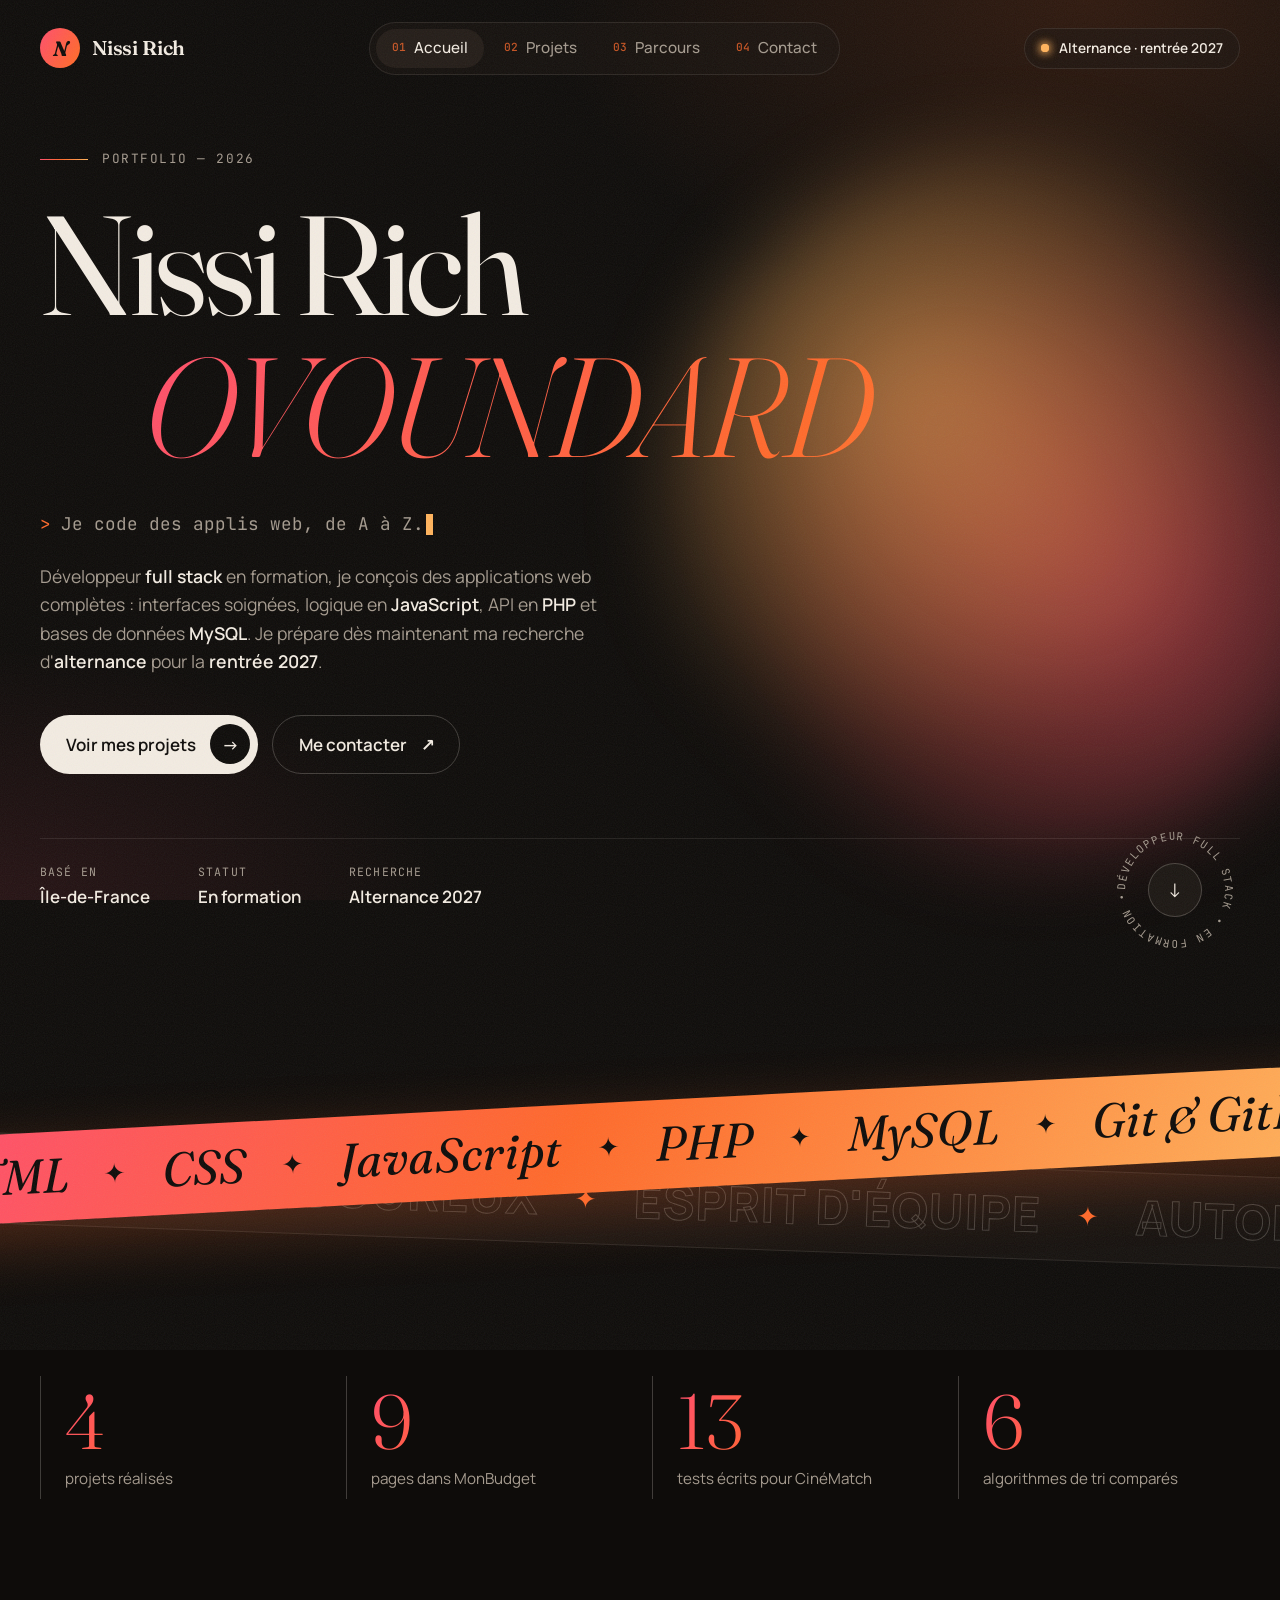
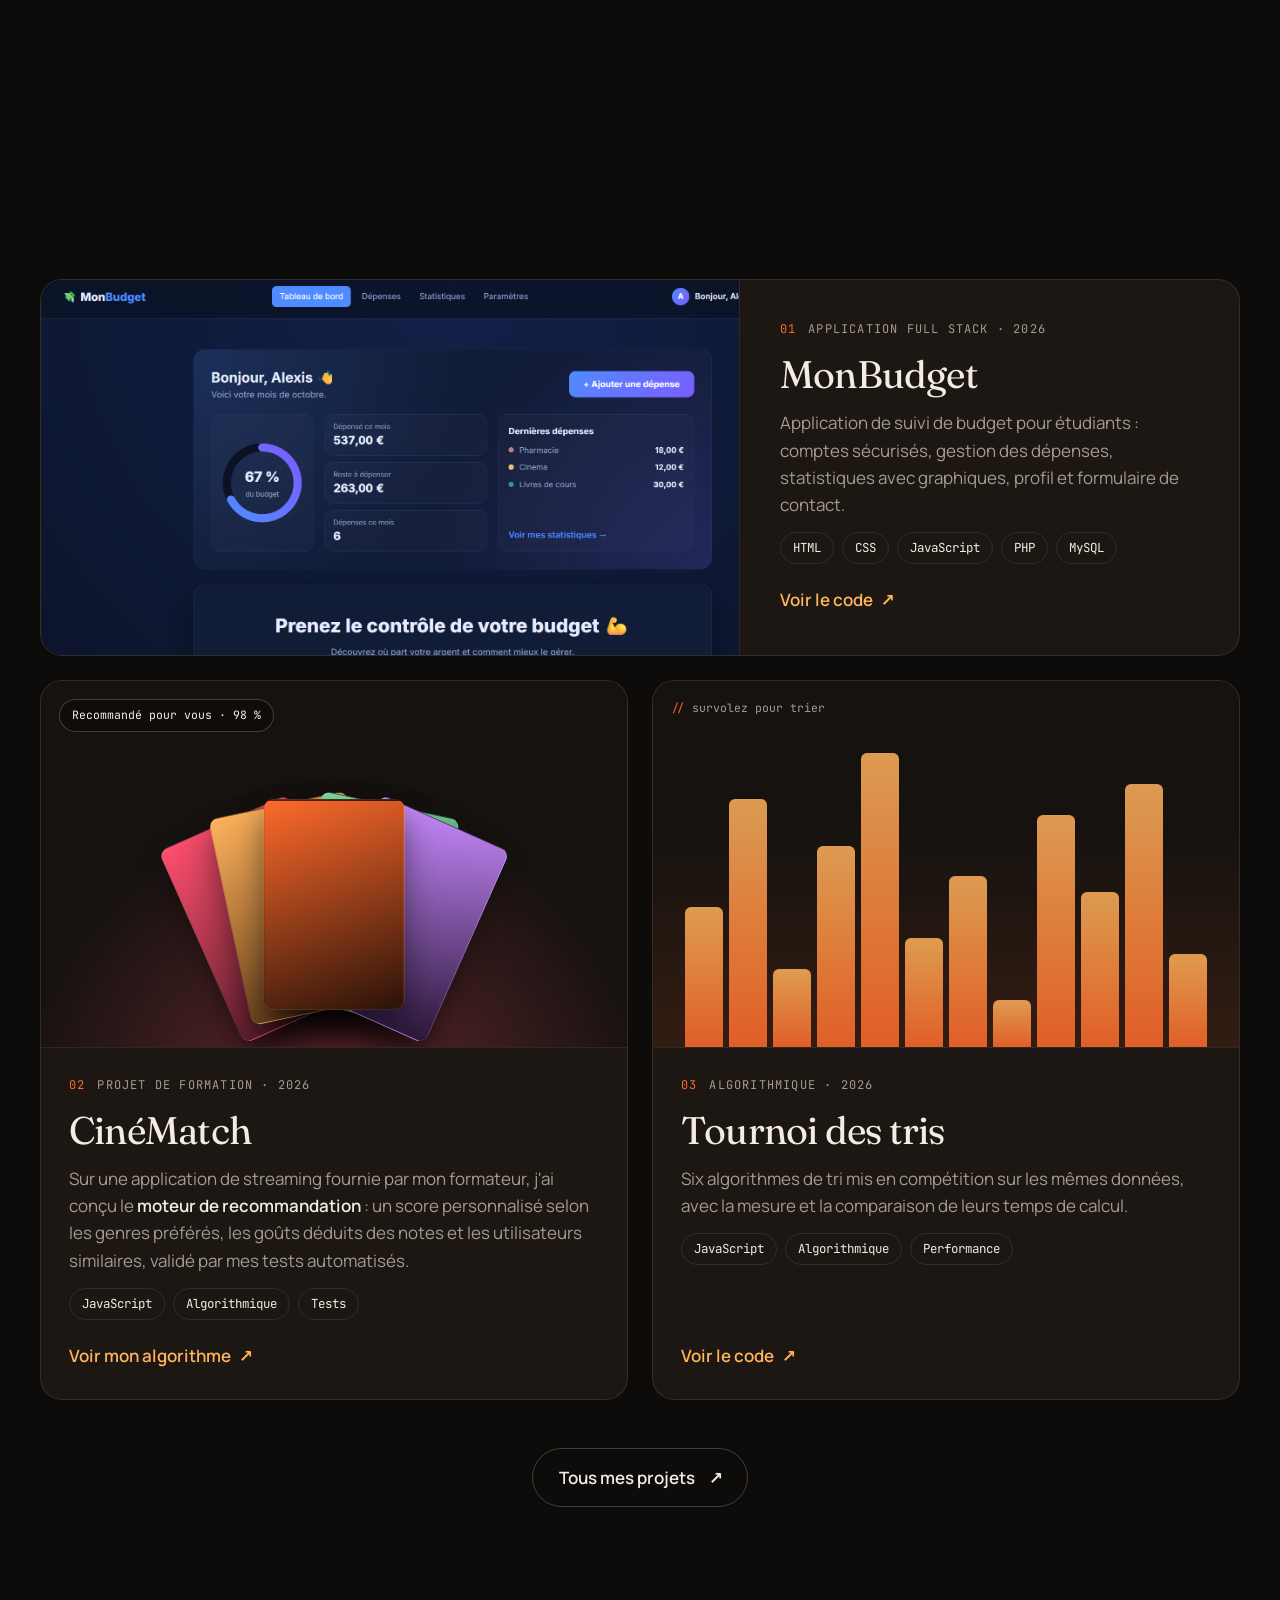
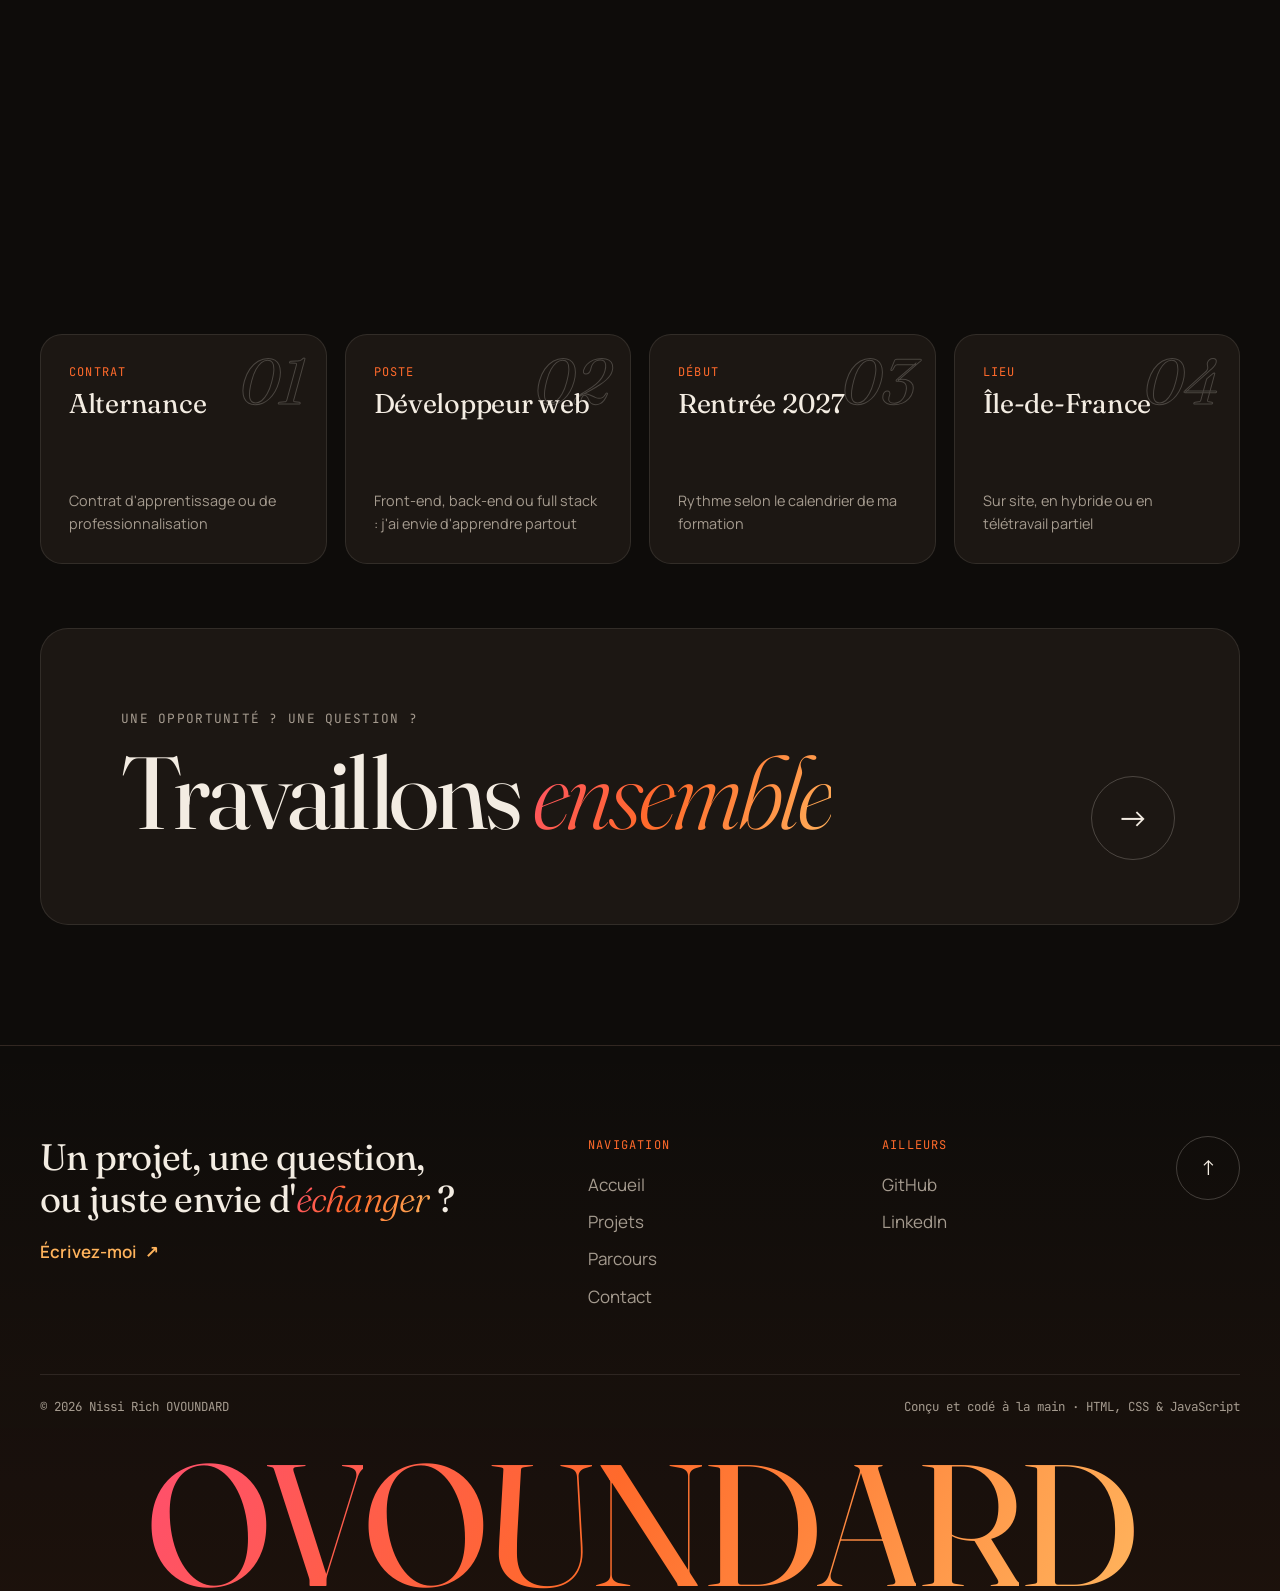
<file: index.html>
<!DOCTYPE html>
<html lang="fr">
<head>
  <meta charset="UTF-8">
  <meta name="viewport" content="width=device-width, initial-scale=1.0">
  <title>Nissi Rich OVOUNDARD – Développeur full stack</title>
  <meta name="description" content="Portfolio de Nissi Rich OVOUNDARD, développeur full stack en formation, à la recherche d'une alternance.">
  <meta name="theme-color" content="#0e0c0a">

  <!-- Polices : Fraunces (titres), Manrope (texte), JetBrains Mono (détails "code") -->
  <link rel="preconnect" href="https://fonts.googleapis.com">
  <link rel="preconnect" href="https://fonts.gstatic.com" crossorigin>
  <link href="https://fonts.googleapis.com/css2?family=Fraunces:ital,opsz,wght@0,9..144,300..800;1,9..144,300..800&family=JetBrains+Mono:wght@400;500&family=Manrope:wght@400;500;600;700&display=swap" rel="stylesheet">

  <link rel="stylesheet" href="css/style.css">
  <!-- defer : le script attend que la page soit construite avant de s'exécuter -->
  <script src="js/main.js" defer></script>
</head>
<body>

  <!-- ===== NAVIGATION ===== -->
  <header class="site-nav">
    <div class="container nav-inner">

      <!-- Logo : chaque lettre a son propre délai (--i) pour l'effet de roulement -->
      <a href="index.html" class="logo" aria-label="Nissi Rich OVOUNDARD, accueil">
        <span class="logo-mark" aria-hidden="true">N</span>
        <span class="logo-text" aria-hidden="true">
          <span style="--i: 0">N</span><span style="--i: 1">i</span><span style="--i: 2">s</span><span style="--i: 3">s</span><span style="--i: 4">i</span><span style="--i: 5">&nbsp;</span><span style="--i: 6">R</span><span style="--i: 7">i</span><span style="--i: 8">c</span><span style="--i: 9">h</span>
        </span>
      </a>

      <!-- Liens : aria-current indique la page sur laquelle on se trouve -->
      <nav class="nav-links" aria-label="Navigation principale">
        <a href="index.html" class="nav-link" aria-current="page">
          <span class="nav-num">01</span>
          <span class="nav-label"><span>Accueil</span></span>
        </a>
        <a href="projets.html" class="nav-link">
          <span class="nav-num">02</span>
          <span class="nav-label"><span>Projets</span></span>
        </a>
        <a href="parcours.html" class="nav-link">
          <span class="nav-num">03</span>
          <span class="nav-label"><span>Parcours</span></span>
        </a>
        <a href="contact.html" class="nav-link">
          <span class="nav-num">04</span>
          <span class="nav-label"><span>Contact</span></span>
        </a>
      </nav>

      <!-- Badge de disponibilité -->
      <a href="contact.html" class="status-badge">
        <span class="status-dot" aria-hidden="true"></span>
        <span class="status-text">Alternance · rentrée 2027</span>
      </a>

      <!-- Bouton du menu sur téléphone (affiché seulement avec JavaScript) -->
      <button class="burger" type="button" aria-expanded="false" aria-controls="mobile-menu" aria-label="Ouvrir le menu">
        <span></span>
        <span></span>
      </button>

    </div>
  </header>

  <!-- ===== MENU MOBILE =====
       En dehors du <header> : le menu animé du haut empêcherait
       ce panneau de couvrir tout l'écran. -->
  <div class="mobile-menu" id="mobile-menu" hidden>
    <nav aria-label="Menu mobile">
      <ul class="mobile-links">
        <li style="--i: 0"><a href="index.html" aria-current="page"><span>01</span>Accueil</a></li>
        <li style="--i: 1"><a href="projets.html"><span>02</span>Projets</a></li>
        <li style="--i: 2"><a href="parcours.html"><span>03</span>Parcours</a></li>
        <li style="--i: 3"><a href="contact.html"><span>04</span>Contact</a></li>
      </ul>
    </nav>
    <div class="mobile-foot">
      <p>Alternance · rentrée 2027</p>
      <a href="https://github.com/r-ovoundard" target="_blank" rel="noopener">GitHub ↗</a>
    </div>
  </div>

  <main>

    <!-- ===== ACCUEIL ===== -->
    <section class="hero" id="accueil">

      <!-- Décor : la sphère de braise et les étincelles (purement visuel) -->
      <div class="hero-decor" aria-hidden="true">
        <div class="hero-orb"></div>
        <div class="sparks">
          <span style="--x: 52%; --s: 4px; --t: 9s;  --d: 0s"></span>
          <span style="--x: 58%; --s: 3px; --t: 11s; --d: 2s"></span>
          <span style="--x: 64%; --s: 5px; --t: 8s;  --d: 4s"></span>
          <span style="--x: 70%; --s: 3px; --t: 12s; --d: 1s"></span>
          <span style="--x: 74%; --s: 4px; --t: 10s; --d: 6s"></span>
          <span style="--x: 79%; --s: 2px; --t: 9s;  --d: 3s"></span>
          <span style="--x: 83%; --s: 5px; --t: 13s; --d: 5s"></span>
          <span style="--x: 88%; --s: 3px; --t: 10s; --d: 7s"></span>
          <span style="--x: 92%; --s: 4px; --t: 11s; --d: 2.5s"></span>
          <span style="--x: 30%; --s: 3px; --t: 14s; --d: 8s"></span>
          <span style="--x: 40%; --s: 2px; --t: 12s; --d: 5.5s"></span>
          <span style="--x: 96%; --s: 3px; --t: 9s;  --d: 9s"></span>
        </div>
      </div>

      <div class="container hero-inner">

        <p class="hero-kicker">
          <span class="kicker-line" aria-hidden="true"></span>
          Portfolio — 2026
        </p>

        <!-- Chaque ligne est dans une "fente" (overflow: hidden) dont elle sort -->
        <h1 class="hero-title">
          <span class="line"><span style="--d: 0">Nissi Rich</span></span>
          <span class="line"><span class="accent" style="--d: 1">Ovoundard</span></span>
        </h1>

        <!-- La phrase qui se tape toute seule -->
        <p class="hero-typed">
          <span class="prompt" aria-hidden="true">&gt;</span>
          <span class="typed"><span class="typed-text">Je code des applis web, de A à Z.</span><span class="caret" aria-hidden="true"></span></span>
        </p>

        <p class="hero-intro">
          Développeur <strong>full stack</strong> en formation, je conçois des applications web complètes :
          interfaces soignées, logique en <strong>JavaScript</strong>, API en <strong>PHP</strong>
          et bases de données <strong>MySQL</strong>. Je prépare dès maintenant ma recherche
          d'<strong>alternance</strong> pour la <strong>rentrée 2027</strong>.
        </p>

        <div class="hero-actions">
          <a href="#projets" class="btn btn-primary">
            <span>Voir mes projets</span>
            <span class="btn-arrow" aria-hidden="true"><span>→</span><span>→</span></span>
          </a>
          <a href="contact.html" class="btn btn-ghost">
            <span>Me contacter</span>
            <span class="btn-icon" aria-hidden="true">↗</span>
          </a>
        </div>

        <!-- Infos clés -->
        <ul class="hero-meta">
          <li><span>Basé en</span>Île-de-France</li>
          <li><span>Statut</span>En formation</li>
          <li><span>Recherche</span>Alternance 2027</li>
        </ul>

      </div>

      <!-- Badge circulaire : le texte suit un cercle (textPath) et tourne -->
      <a href="#projets" class="scroll-badge" aria-label="Descendre vers les projets">
        <svg class="badge-ring" viewBox="0 0 120 120" aria-hidden="true">
          <defs>
            <path id="badge-circle" d="M 60,60 m -46,0 a 46,46 0 1,1 92,0 a 46,46 0 1,1 -92,0" />
          </defs>
          <text textLength="286" lengthAdjust="spacing">
            <textPath href="#badge-circle">DÉVELOPPEUR FULL STACK • EN FORMATION • </textPath>
          </text>
        </svg>
        <span class="badge-arrow" aria-hidden="true">↓</span>
      </a>
    </section>

    <!-- ===== COMPÉTENCES ===== -->
    <section class="skills" id="competences" aria-labelledby="skills-title">
      <h2 class="sr-only" id="skills-title">Compétences et qualités</h2>

      <!-- Bande 1 : compétences techniques -->
      <div class="marquee marquee-main">
        <div class="marquee-track">
          <ul class="marquee-group">
            <li>HTML</li>
            <li>CSS</li>
            <li>JavaScript</li>
            <li>PHP</li>
            <li>MySQL</li>
            <li>Git &amp; GitHub</li>
            <li>API REST</li>
            <li>Responsive</li>
            <li>Accessibilité</li>
          </ul>
          <!-- Copie identique, pour la boucle (cachée aux lecteurs d'écran) -->
          <ul class="marquee-group" aria-hidden="true">
            <li>HTML</li>
            <li>CSS</li>
            <li>JavaScript</li>
            <li>PHP</li>
            <li>MySQL</li>
            <li>Git &amp; GitHub</li>
            <li>API REST</li>
            <li>Responsive</li>
            <li>Accessibilité</li>
          </ul>
        </div>
      </div>

      <!-- Bande 2 : qualités -->
      <div class="marquee marquee-alt">
        <div class="marquee-track">
          <ul class="marquee-group">
            <li>Curieux</li>
            <li>Rigoureux</li>
            <li>Esprit d'équipe</li>
            <li>Autonome</li>
            <li>Créatif</li>
            <li>Persévérant</li>
          </ul>
          <ul class="marquee-group" aria-hidden="true">
            <li>Curieux</li>
            <li>Rigoureux</li>
            <li>Esprit d'équipe</li>
            <li>Autonome</li>
            <li>Créatif</li>
            <li>Persévérant</li>
          </ul>
        </div>
      </div>
    </section>

    <!-- ===== CHIFFRES ===== -->
    <section class="stats container" aria-label="Quelques chiffres">
      <ul class="stats-grid" data-reveal-group>
        <li class="stat" data-reveal>
          <p class="stat-value"><span data-count="4">4</span></p>
          <p class="stat-label">projets réalisés</p>
        </li>
        <li class="stat" data-reveal>
          <p class="stat-value"><span data-count="9">9</span></p>
          <p class="stat-label">pages dans MonBudget</p>
        </li>
        <li class="stat" data-reveal>
          <p class="stat-value"><span data-count="13">13</span></p>
          <p class="stat-label">tests écrits pour CinéMatch</p>
        </li>
        <li class="stat" data-reveal>
          <p class="stat-value"><span data-count="6">6</span></p>
          <p class="stat-label">algorithmes de tri comparés</p>
        </li>
      </ul>
    </section>

    <!-- ===== PROJETS ===== -->
    <section class="projects container" id="projets" aria-labelledby="projects-title">

      <header class="section-head" data-reveal="mask">
        <p class="section-num">(01) — Projets</p>
        <h2 class="section-title" id="projects-title">Projets <em>sélectionnés</em></h2>
        <p class="section-sub">Des applications construites de A à Z, de la maquette jusqu'à la base de données.</p>
      </header>

      <div class="project-grid" data-reveal-group>

        <!-- MonBudget : la grande carte -->
        <article class="project-card project-featured" data-cursor="Voir" data-reveal="card">
          <div class="project-media">
            <img src="images/projets/monbudget.png"
                 alt="Tableau de bord de MonBudget : anneau du budget, dépenses du mois et dernières dépenses"
                 loading="lazy">
          </div>
          <div class="project-body">
            <p class="project-meta"><span>01</span>Application full stack · 2026</p>
            <h3 class="project-title">MonBudget</h3>
            <p class="project-desc">
              Application de suivi de budget pour étudiants : comptes sécurisés, gestion des dépenses,
              statistiques avec graphiques, profil et formulaire de contact.
            </p>
            <ul class="project-tags">
              <li>HTML</li><li>CSS</li><li>JavaScript</li><li>PHP</li><li>MySQL</li>
            </ul>
            <div class="project-links">
              <a href="https://github.com/r-ovoundard/mon-budget" target="_blank" rel="noopener" class="project-link">
                Voir le code <span aria-hidden="true">↗</span>
              </a>
            </div>
          </div>
        </article>

        <!-- CinéMatch : des affiches de films en éventail -->
        <article class="project-card" data-cursor="Voir" data-reveal="card">
          <div class="project-media media-cinematch" aria-hidden="true">
            <p class="match-pill">Recommandé pour vous · 98 %</p>
            <div class="posters">
              <span style="--r: -24deg"></span>
              <span style="--r: -12deg"></span>
              <span style="--r: 12deg"></span>
              <span style="--r: 24deg"></span>
              <span style="--r: 0deg"></span>
            </div>
          </div>
          <div class="project-body">
            <p class="project-meta"><span>02</span>Projet de formation · 2026</p>
            <h3 class="project-title">CinéMatch</h3>
            <p class="project-desc">
              Sur une application de streaming fournie par mon formateur, j'ai conçu le
              <strong>moteur de recommandation</strong> : un score personnalisé selon les genres préférés,
              les goûts déduits des notes et les utilisateurs similaires, validé par mes tests automatisés.
            </p>
            <ul class="project-tags">
              <li>JavaScript</li><li>Algorithmique</li><li>Tests</li>
            </ul>
            <div class="project-links">
              <a href="https://github.com/r-ovoundard/cinematch" target="_blank" rel="noopener" class="project-link">
                Voir mon algorithme <span aria-hidden="true">↗</span>
              </a>
            </div>
          </div>
        </article>

        <!-- Tournoi des tris : des barres qui se trient au survol -->
        <article class="project-card" data-cursor="Voir" data-reveal="card">
          <div class="project-media media-sort" aria-hidden="true">
            <p class="sort-hint">survolez pour trier</p>
            <div class="bars">
              <!-- --h : hauteur mélangée / --hs : hauteur une fois triée -->
              <span style="--i: 0;  --h: 45%; --hs: 15%"></span>
              <span style="--i: 1;  --h: 80%; --hs: 25%"></span>
              <span style="--i: 2;  --h: 25%; --hs: 30%"></span>
              <span style="--i: 3;  --h: 65%; --hs: 35%"></span>
              <span style="--i: 4;  --h: 95%; --hs: 45%"></span>
              <span style="--i: 5;  --h: 35%; --hs: 50%"></span>
              <span style="--i: 6;  --h: 55%; --hs: 55%"></span>
              <span style="--i: 7;  --h: 15%; --hs: 65%"></span>
              <span style="--i: 8;  --h: 75%; --hs: 75%"></span>
              <span style="--i: 9;  --h: 50%; --hs: 80%"></span>
              <span style="--i: 10; --h: 85%; --hs: 85%"></span>
              <span style="--i: 11; --h: 30%; --hs: 95%"></span>
            </div>
          </div>
          <div class="project-body">
            <p class="project-meta"><span>03</span>Algorithmique · 2026</p>
            <h3 class="project-title">Tournoi des tris</h3>
            <p class="project-desc">
              Six algorithmes de tri mis en compétition sur les mêmes données,
              avec la mesure et la comparaison de leurs temps de calcul.
            </p>
            <ul class="project-tags">
              <li>JavaScript</li><li>Algorithmique</li><li>Performance</li>
            </ul>
            <div class="project-links">
              <a href="https://github.com/r-ovoundard/tournoi-des-tris" target="_blank" rel="noopener" class="project-link">
                Voir le code <span aria-hidden="true">↗</span>
              </a>
            </div>
          </div>
        </article>

      </div>

      <div class="projects-more" data-reveal>
        <a href="projets.html" class="btn btn-ghost">
          <span>Tous mes projets</span>
          <span class="btn-icon" aria-hidden="true">↗</span>
        </a>
      </div>
    </section>

    <!-- ===== RECHERCHE ===== -->
    <section class="looking container" id="recherche" aria-labelledby="looking-title">

      <header class="section-head" data-reveal="mask">
        <p class="section-num">(02) — Recherche</p>
        <h2 class="section-title" id="looking-title">Ce que je <em>recherche</em></h2>
        <p class="section-sub">
          Une alternance à partir de la rentrée 2027, pour mettre en pratique ce que j'apprends
          sur de vrais projets, aux côtés d'une équipe qui aime le travail bien fait.
        </p>
      </header>

      <ul class="looking-grid" data-reveal-group>
        <li class="looking-item" data-reveal>
          <span class="looking-num" aria-hidden="true">01</span>
          <span class="looking-label">Contrat</span>
          <p class="looking-value">Alternance</p>
          <p class="looking-detail">Contrat d'apprentissage ou de professionnalisation</p>
        </li>
        <li class="looking-item" data-reveal>
          <span class="looking-num" aria-hidden="true">02</span>
          <span class="looking-label">Poste</span>
          <p class="looking-value">Développeur web</p>
          <p class="looking-detail">Front-end, back-end ou full stack : j'ai envie d'apprendre partout</p>
        </li>
        <li class="looking-item" data-reveal>
          <span class="looking-num" aria-hidden="true">03</span>
          <span class="looking-label">Début</span>
          <p class="looking-value">Rentrée 2027</p>
          <p class="looking-detail">Rythme selon le calendrier de ma formation</p>
        </li>
        <li class="looking-item" data-reveal>
          <span class="looking-num" aria-hidden="true">04</span>
          <span class="looking-label">Lieu</span>
          <p class="looking-value">Île-de-France</p>
          <p class="looking-detail">Sur site, en hybride ou en télétravail partiel</p>
        </li>
      </ul>

      <!-- Appel au contact : tout le bloc est un lien -->
      <a href="contact.html" class="cta" data-cursor="Écrire" data-reveal>
        <span class="cta-kicker">Une opportunité ? Une question ?</span>
        <span class="cta-title">Travaillons <em>ensemble</em></span>
        <span class="cta-arrow" aria-hidden="true">→</span>
      </a>

    </section>

  </main>

  <!-- ===== PIED DE PAGE ===== -->
  <footer class="site-footer">
    <div class="container">

      <div class="footer-top" data-reveal>
        <div class="footer-intro">
          <p class="footer-lead">Un projet, une question,<br>ou juste envie d'<em>échanger</em> ?</p>
          <a href="contact.html" class="project-link">Écrivez-moi <span aria-hidden="true">↗</span></a>
        </div>

        <nav class="footer-col" aria-label="Plan du site">
          <h3>Navigation</h3>
          <ul>
            <li><a href="index.html">Accueil</a></li>
            <li><a href="projets.html">Projets</a></li>
            <li><a href="parcours.html">Parcours</a></li>
            <li><a href="contact.html">Contact</a></li>
          </ul>
        </nav>

        <div class="footer-col">
          <h3>Ailleurs</h3>
          <ul>
            <li><a href="https://github.com/r-ovoundard" target="_blank" rel="noopener">GitHub</a></li>
            <li><a href="https://www.linkedin.com/in/rich-ovoundard-7603b143b" target="_blank" rel="noopener">LinkedIn</a></li>
          </ul>
        </div>

        <a href="#accueil" class="to-top" aria-label="Revenir en haut de la page">
          <span aria-hidden="true">↑</span>
        </a>
      </div>

      <div class="footer-bottom">
        <p>© 2026 Nissi Rich OVOUNDARD</p>
        <p>Conçu et codé à la main · HTML, CSS &amp; JavaScript</p>
      </div>

    </div>

    <!-- Le nom géant : une lettre par span, pour les faire surgir une par une -->
    <p class="footer-giant" aria-hidden="true">
      <span style="--i: 0">O</span><span style="--i: 1">v</span><span style="--i: 2">o</span><span style="--i: 3">u</span><span style="--i: 4">n</span><span style="--i: 5">d</span><span style="--i: 6">a</span><span style="--i: 7">r</span><span style="--i: 8">d</span>
    </p>
  </footer>

</body>
</html>
</file>
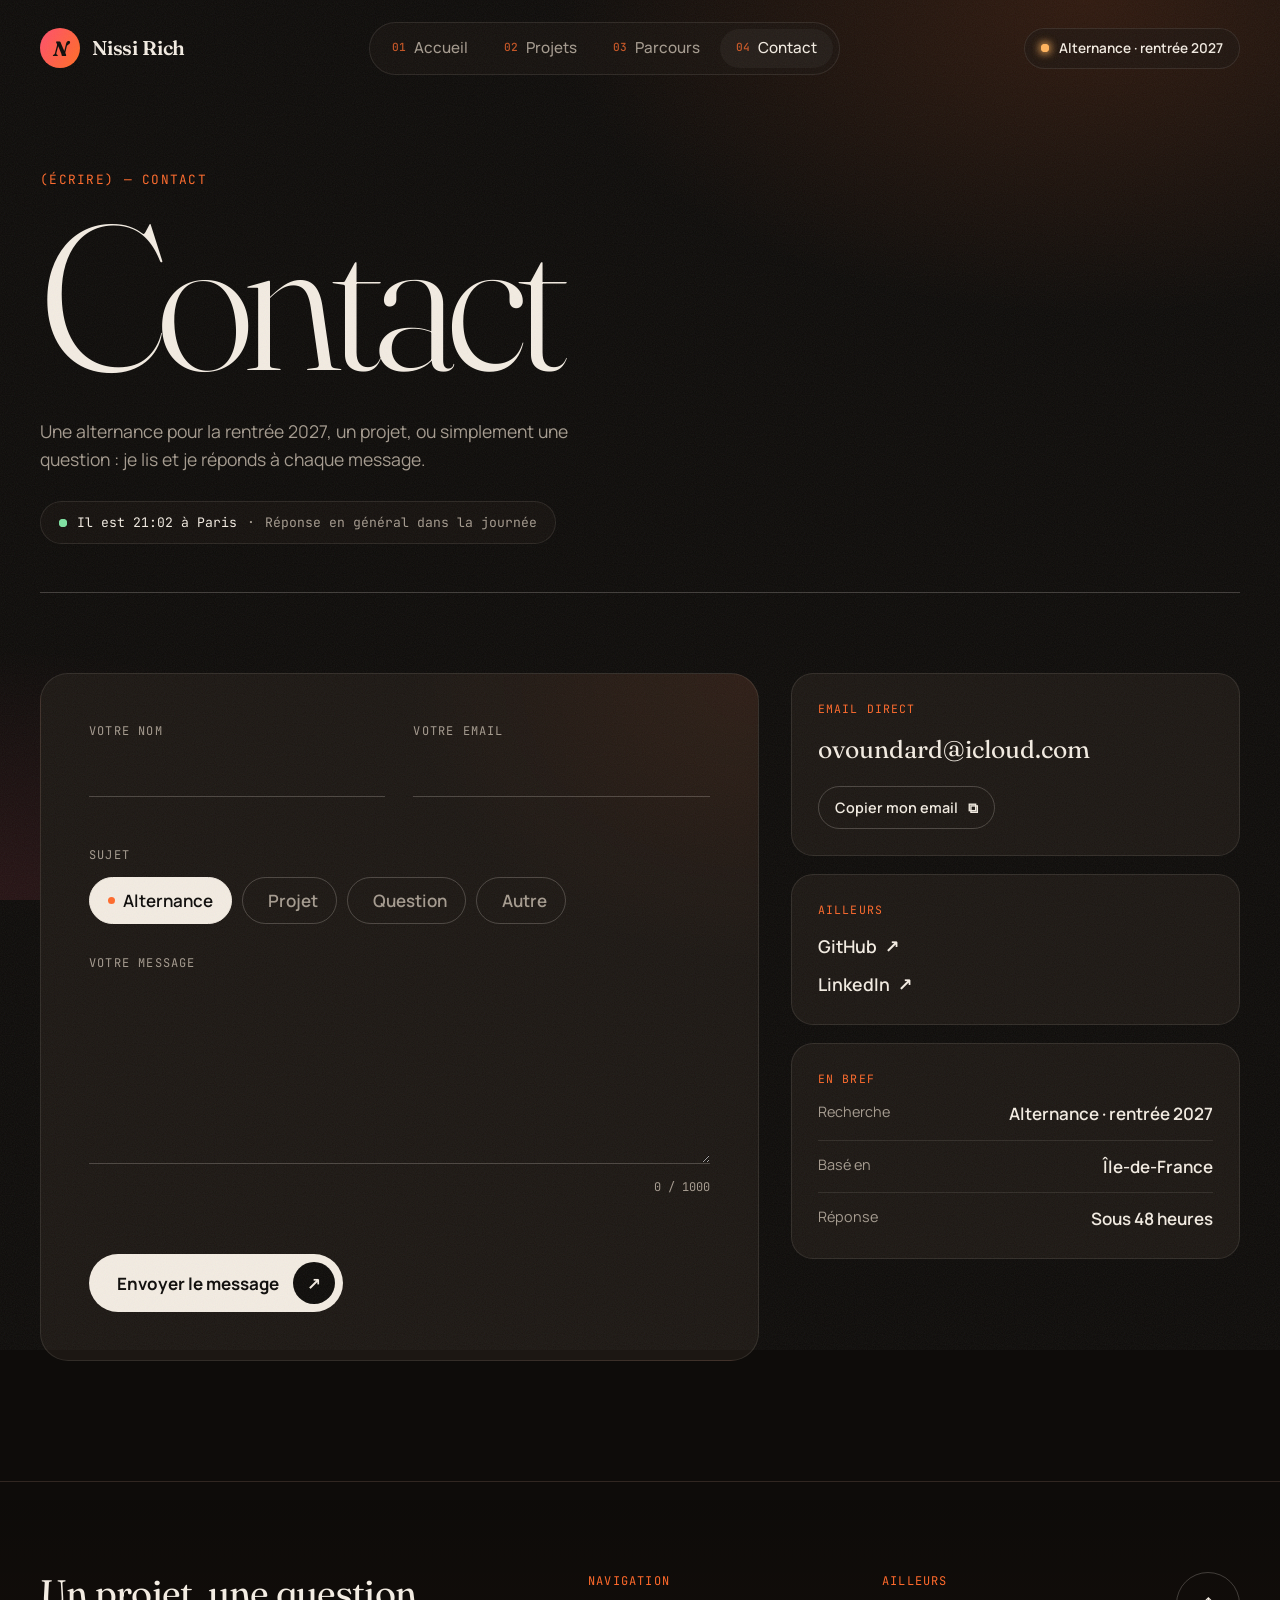
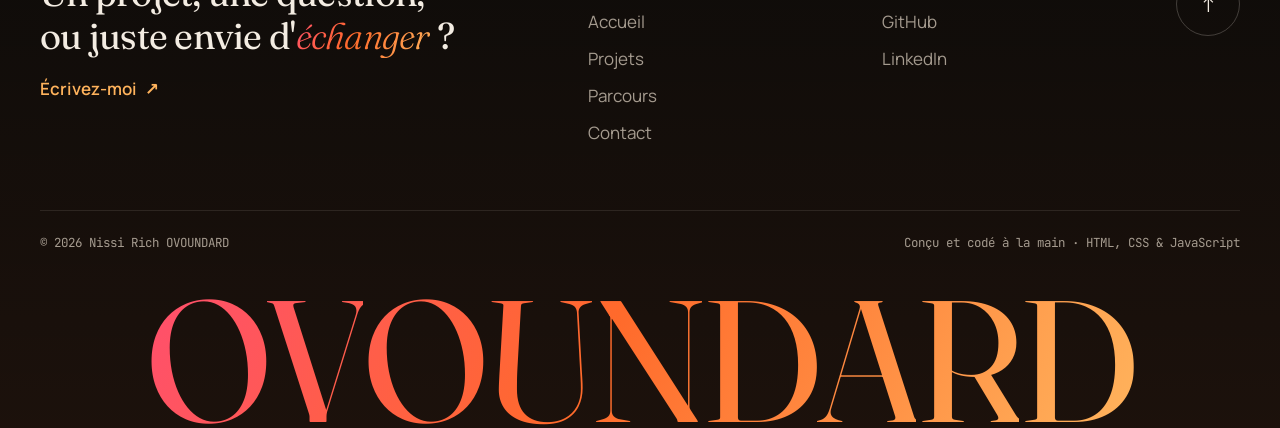
<file: contact.html>
<!DOCTYPE html>
<html lang="fr">
<head>
  <meta charset="UTF-8">
  <meta name="viewport" content="width=device-width, initial-scale=1.0">
  <title>Contact – Nissi Rich OVOUNDARD</title>
  <meta name="description" content="Contacter Nissi Rich OVOUNDARD, développeur full stack en formation, pour une alternance à la rentrée 2027, un projet ou une question.">
  <meta name="theme-color" content="#0e0c0a">

  <!-- Polices : Fraunces (titres), Manrope (texte), JetBrains Mono (détails "code") -->
  <link rel="preconnect" href="https://fonts.googleapis.com">
  <link rel="preconnect" href="https://fonts.gstatic.com" crossorigin>
  <link href="https://fonts.googleapis.com/css2?family=Fraunces:ital,opsz,wght@0,9..144,300..800;1,9..144,300..800&family=JetBrains+Mono:wght@400;500&family=Manrope:wght@400;500;600;700&display=swap" rel="stylesheet">

  <link rel="stylesheet" href="css/style.css">
  <!-- Styles propres à cette page -->
  <link rel="stylesheet" href="css/contact.css">
  <!-- defer : le script attend que la page soit construite avant de s'exécuter -->
  <script src="js/main.js" defer></script>
  <!-- Effets propres à cette page -->
  <script src="js/contact.js" defer></script>
</head>
<body>

  <!-- ===== NAVIGATION ===== -->
  <header class="site-nav">
    <div class="container nav-inner">

      <!-- Logo : chaque lettre a son propre délai (--i) pour l'effet de roulement -->
      <a href="index.html" class="logo" aria-label="Nissi Rich OVOUNDARD, accueil">
        <span class="logo-mark" aria-hidden="true">N</span>
        <span class="logo-text" aria-hidden="true">
          <span style="--i: 0">N</span><span style="--i: 1">i</span><span style="--i: 2">s</span><span style="--i: 3">s</span><span style="--i: 4">i</span><span style="--i: 5">&nbsp;</span><span style="--i: 6">R</span><span style="--i: 7">i</span><span style="--i: 8">c</span><span style="--i: 9">h</span>
        </span>
      </a>

      <!-- Liens : ici, c'est "Contact" qui est la page en cours -->
      <nav class="nav-links" aria-label="Navigation principale">
        <a href="index.html" class="nav-link">
          <span class="nav-num">01</span>
          <span class="nav-label"><span>Accueil</span></span>
        </a>
        <a href="projets.html" class="nav-link">
          <span class="nav-num">02</span>
          <span class="nav-label"><span>Projets</span></span>
        </a>
        <a href="parcours.html" class="nav-link">
          <span class="nav-num">03</span>
          <span class="nav-label"><span>Parcours</span></span>
        </a>
        <a href="contact.html" class="nav-link" aria-current="page">
          <span class="nav-num">04</span>
          <span class="nav-label"><span>Contact</span></span>
        </a>
      </nav>

      <!-- Badge de disponibilité -->
      <a href="contact.html" class="status-badge">
        <span class="status-dot" aria-hidden="true"></span>
        <span class="status-text">Alternance · rentrée 2027</span>
      </a>

      <!-- Bouton du menu sur téléphone (affiché seulement avec JavaScript) -->
      <button class="burger" type="button" aria-expanded="false" aria-controls="mobile-menu" aria-label="Ouvrir le menu">
        <span></span>
        <span></span>
      </button>

    </div>
  </header>

  <!-- ===== MENU MOBILE ===== -->
  <div class="mobile-menu" id="mobile-menu" hidden>
    <nav aria-label="Menu mobile">
      <ul class="mobile-links">
        <li style="--i: 0"><a href="index.html"><span>01</span>Accueil</a></li>
        <li style="--i: 1"><a href="projets.html"><span>02</span>Projets</a></li>
        <li style="--i: 2"><a href="parcours.html"><span>03</span>Parcours</a></li>
        <li style="--i: 3"><a href="contact.html" aria-current="page"><span>04</span>Contact</a></li>
      </ul>
    </nav>
    <div class="mobile-foot">
      <p>Alternance · rentrée 2027</p>
      <a href="https://github.com/r-ovoundard" target="_blank" rel="noopener">GitHub ↗</a>
    </div>
  </div>

  <main id="haut">

    <!-- ===== EN-TÊTE ===== -->
    <section class="page-head container">
      <p class="section-num">(Écrire) — Contact</p>

      <h1 class="page-title" aria-label="Contact">
        <span aria-hidden="true">
          <span class="flip" style="--i: 0">C</span><span class="flip" style="--i: 1">o</span><span class="flip" style="--i: 2">n</span><span class="flip" style="--i: 3">t</span><span class="flip" style="--i: 4">a</span><span class="flip" style="--i: 5">c</span><span class="flip" style="--i: 6">t</span>
        </span>
      </h1>

      <p class="page-intro">
        Une alternance pour la rentrée 2027, un projet, ou simplement une question :
        je lis et je réponds à chaque message.
      </p>

      <!-- L'horloge de Paris, mise à jour par le JS -->
      <p class="clock" aria-live="off">
        <span class="clock-dot" aria-hidden="true"></span>
        <span>Il est <time class="clock-time" id="clock-time">—</time> à Paris</span>
        <span class="clock-sep" aria-hidden="true">·</span>
        <span class="clock-status" id="clock-status">Réponse sous 48 h</span>
      </p>

      <div class="page-rule" aria-hidden="true"></div>
    </section>

    <!-- ===== FORMULAIRE + INFOS ===== -->
    <section class="contact-zone container" aria-label="Me contacter">

      <!-- Le formulaire -->
      <div class="contact-panel" data-reveal>

        <!-- Sans JavaScript, le formulaire est envoyé normalement à Formspree -->
        <form class="contact-form" id="contact-form" action="https://formspree.io/f/xkjjwyll" method="POST" novalidate>

          <div class="field-row">
            <div class="cf-field">
              <label for="cf-name">Votre nom</label>
              <input type="text" id="cf-name" name="nom" autocomplete="name" maxlength="80" required>
              <span class="cf-line" aria-hidden="true"></span>
              <p class="cf-error" id="cf-name-error"></p>
            </div>

            <div class="cf-field">
              <label for="cf-email">Votre email</label>
              <input type="email" id="cf-email" name="email" autocomplete="email" required>
              <span class="cf-line" aria-hidden="true"></span>
              <p class="cf-error" id="cf-email-error"></p>
            </div>
          </div>

          <fieldset class="cf-topics">
            <legend>Sujet</legend>
            <label class="topic"><input type="radio" name="sujet" value="Alternance" checked><span>Alternance</span></label>
            <label class="topic"><input type="radio" name="sujet" value="Projet"><span>Projet</span></label>
            <label class="topic"><input type="radio" name="sujet" value="Question"><span>Question</span></label>
            <label class="topic"><input type="radio" name="sujet" value="Autre"><span>Autre</span></label>
          </fieldset>

          <div class="cf-field">
            <label for="cf-message">Votre message</label>
            <textarea id="cf-message" name="message" rows="6" maxlength="1000" required></textarea>
            <span class="cf-line" aria-hidden="true"></span>
            <div class="cf-foot">
              <p class="cf-error" id="cf-message-error"></p>
              <p class="cf-count"><span id="cf-count">0</span> / 1000</p>
            </div>
          </div>

          <!-- Piège à robots : invisible pour les humains -->
          <div class="cf-trap" aria-hidden="true">
            <label for="cf-gotcha">Ne pas remplir</label>
            <input type="text" id="cf-gotcha" name="_gotcha" tabindex="-1" autocomplete="off">
          </div>

          <!-- Objet de l'email que tu reçois -->
          <input type="hidden" name="_subject" value="Portfolio – nouveau message">

          <p class="cf-alert" id="cf-alert" role="alert"></p>

          <button type="submit" class="send-btn" id="send-btn">
            <span class="send-label">Envoyer le message</span>
            <span class="send-loading" aria-hidden="true"><i></i><i></i><i></i></span>
            <span class="send-icon" aria-hidden="true">↗</span>
          </button>
        </form>

        <!-- Affiché après l'envoi (par le JS) -->
        <div class="contact-success" id="contact-success" tabindex="-1" hidden>
          <span class="success-mark" aria-hidden="true">✦</span>
          <h2>Message <em>envoyé</em></h2>
          <p>Merci <span id="success-name"></span>, je vous réponds très vite, en général sous 48 heures.</p>
          <button type="button" class="btn btn-ghost" id="contact-again">
            <span>Écrire un autre message</span>
            <span class="btn-icon" aria-hidden="true">↺</span>
          </button>
        </div>
      </div>

      <!-- Les infos à côté -->
      <aside class="contact-aside" data-reveal-group>

        <div class="info-block" data-reveal>
          <p class="info-label">Email direct</p>
          <!-- L'adresse est assemblée par le JS : les robots la trouvent moins facilement -->
          <a class="info-mail" id="mail-link" data-user="ovoundard" data-domain="icloud.com" href="contact.html">
            ovoundard [at] icloud [point] com
          </a>
          <button type="button" class="copy-btn" id="copy-btn">
            <span class="copy-label">Copier mon email</span>
            <span aria-hidden="true">⧉</span>
          </button>
        </div>

        <div class="info-block" data-reveal>
          <p class="info-label">Ailleurs</p>
          <ul class="info-links">
            <li><a href="https://github.com/r-ovoundard" target="_blank" rel="noopener">GitHub <span aria-hidden="true">↗</span></a></li>
            <li><a href="https://www.linkedin.com/in/rich-ovoundard-7603b143b" target="_blank" rel="noopener">LinkedIn <span aria-hidden="true">↗</span></a></li>
          </ul>
        </div>

        <div class="info-block" data-reveal>
          <p class="info-label">En bref</p>
          <dl class="info-facts">
            <div><dt>Recherche</dt><dd>Alternance · rentrée 2027</dd></div>
            <div><dt>Basé en</dt><dd>Île-de-France</dd></div>
            <div><dt>Réponse</dt><dd>Sous 48 heures</dd></div>
          </dl>
        </div>

      </aside>
    </section>

  </main>

  <!-- Petite notification ("Adresse copiée") -->
  <p class="toast" id="toast" role="status" aria-live="polite"></p>

  <!-- ===== PIED DE PAGE ===== -->
  <footer class="site-footer">
    <div class="container">

      <div class="footer-top" data-reveal>
        <div class="footer-intro">
          <p class="footer-lead">Un projet, une question,<br>ou juste envie d'<em>échanger</em> ?</p>
          <a href="contact.html" class="project-link">Écrivez-moi <span aria-hidden="true">↗</span></a>
        </div>

        <nav class="footer-col" aria-label="Plan du site">
          <h3>Navigation</h3>
          <ul>
            <li><a href="index.html">Accueil</a></li>
            <li><a href="projets.html">Projets</a></li>
            <li><a href="parcours.html">Parcours</a></li>
            <li><a href="contact.html">Contact</a></li>
          </ul>
        </nav>

        <div class="footer-col">
          <h3>Ailleurs</h3>
          <ul>
            <li><a href="https://github.com/r-ovoundard" target="_blank" rel="noopener">GitHub</a></li>
            <li><a href="https://www.linkedin.com/in/rich-ovoundard-7603b143b" target="_blank" rel="noopener">LinkedIn</a></li>
          </ul>
        </div>

        <!-- Sur cette page, le haut s'appelle #haut (le #accueil est sur l'accueil) -->
        <a href="#haut" class="to-top" aria-label="Revenir en haut de la page">
          <span aria-hidden="true">↑</span>
        </a>
      </div>

      <div class="footer-bottom">
        <p>© 2026 Nissi Rich OVOUNDARD</p>
        <p>Conçu et codé à la main · HTML, CSS &amp; JavaScript</p>
      </div>

    </div>

    <!-- Le nom géant : une lettre par span, pour les faire surgir une par une -->
    <p class="footer-giant" aria-hidden="true">
      <span style="--i: 0">O</span><span style="--i: 1">v</span><span style="--i: 2">o</span><span style="--i: 3">u</span><span style="--i: 4">n</span><span style="--i: 5">d</span><span style="--i: 6">a</span><span style="--i: 7">r</span><span style="--i: 8">d</span>
    </p>
  </footer>

</body>
</html>
</file>
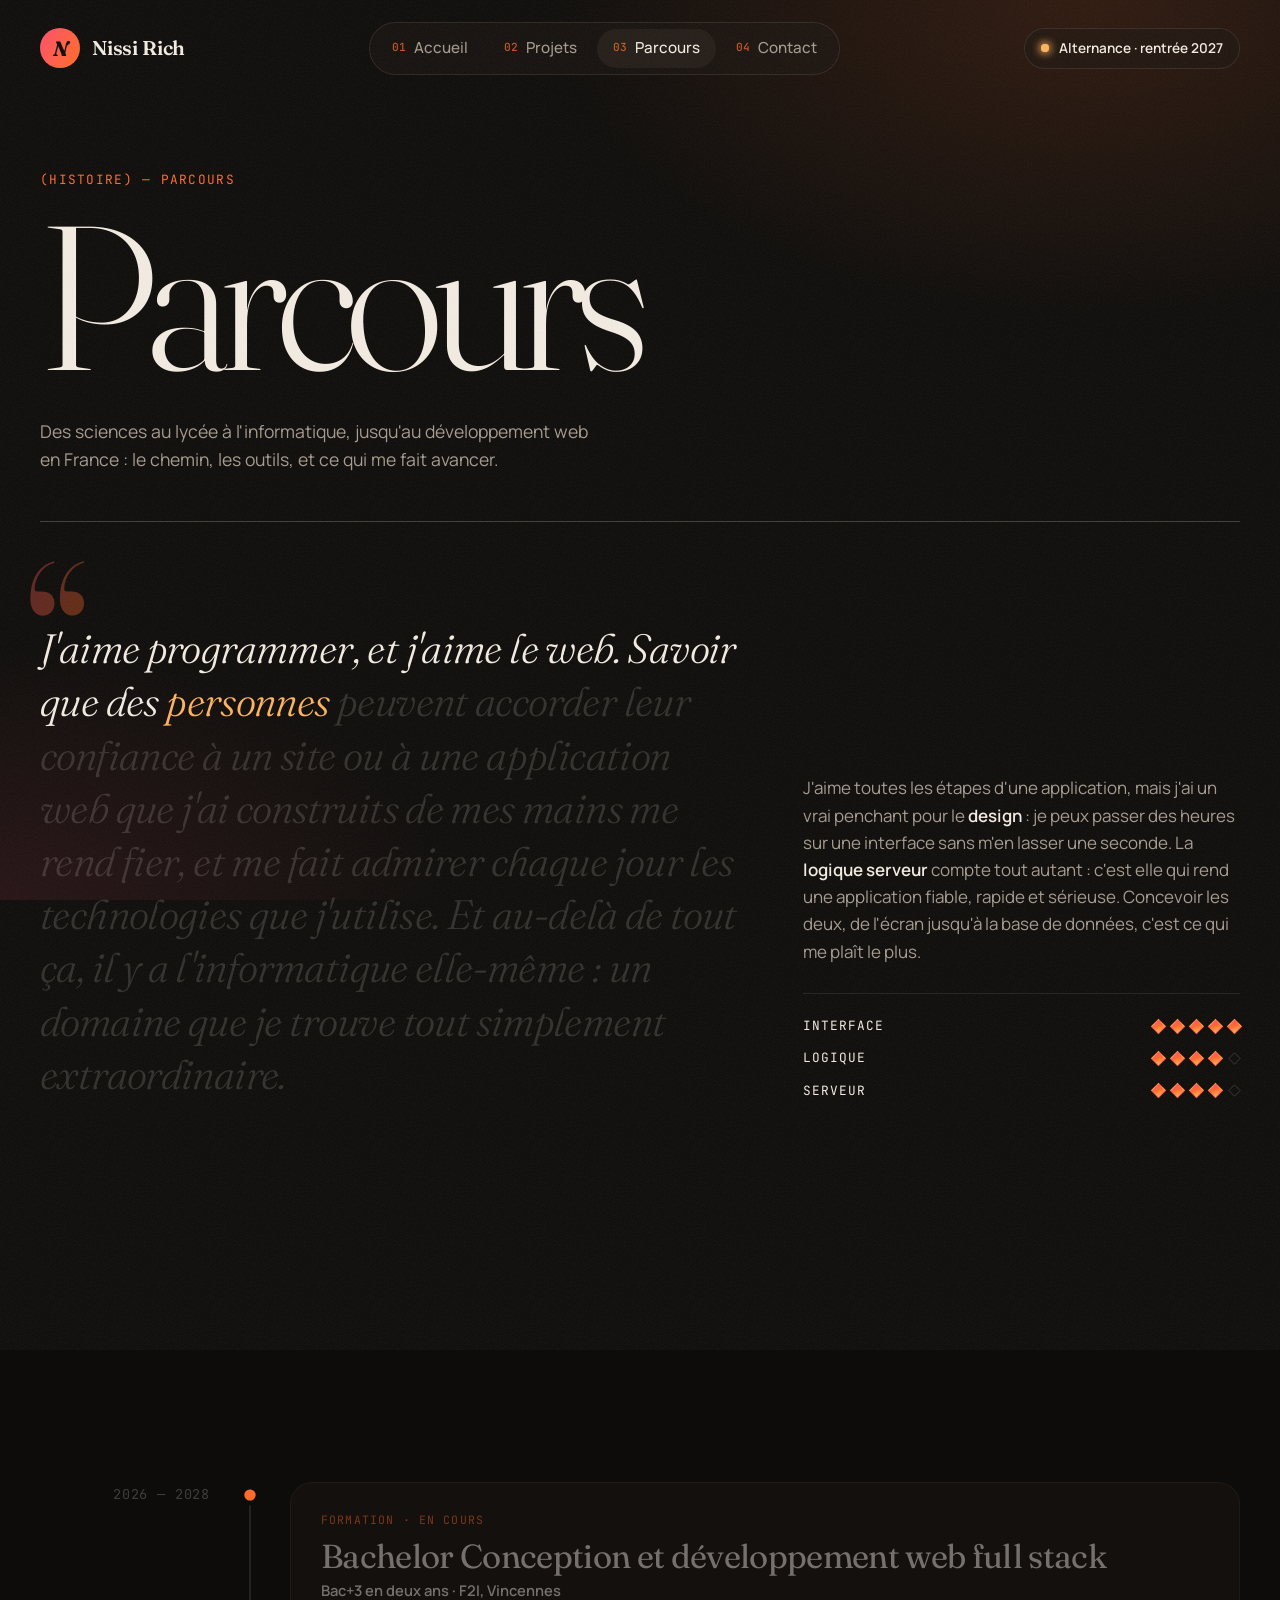
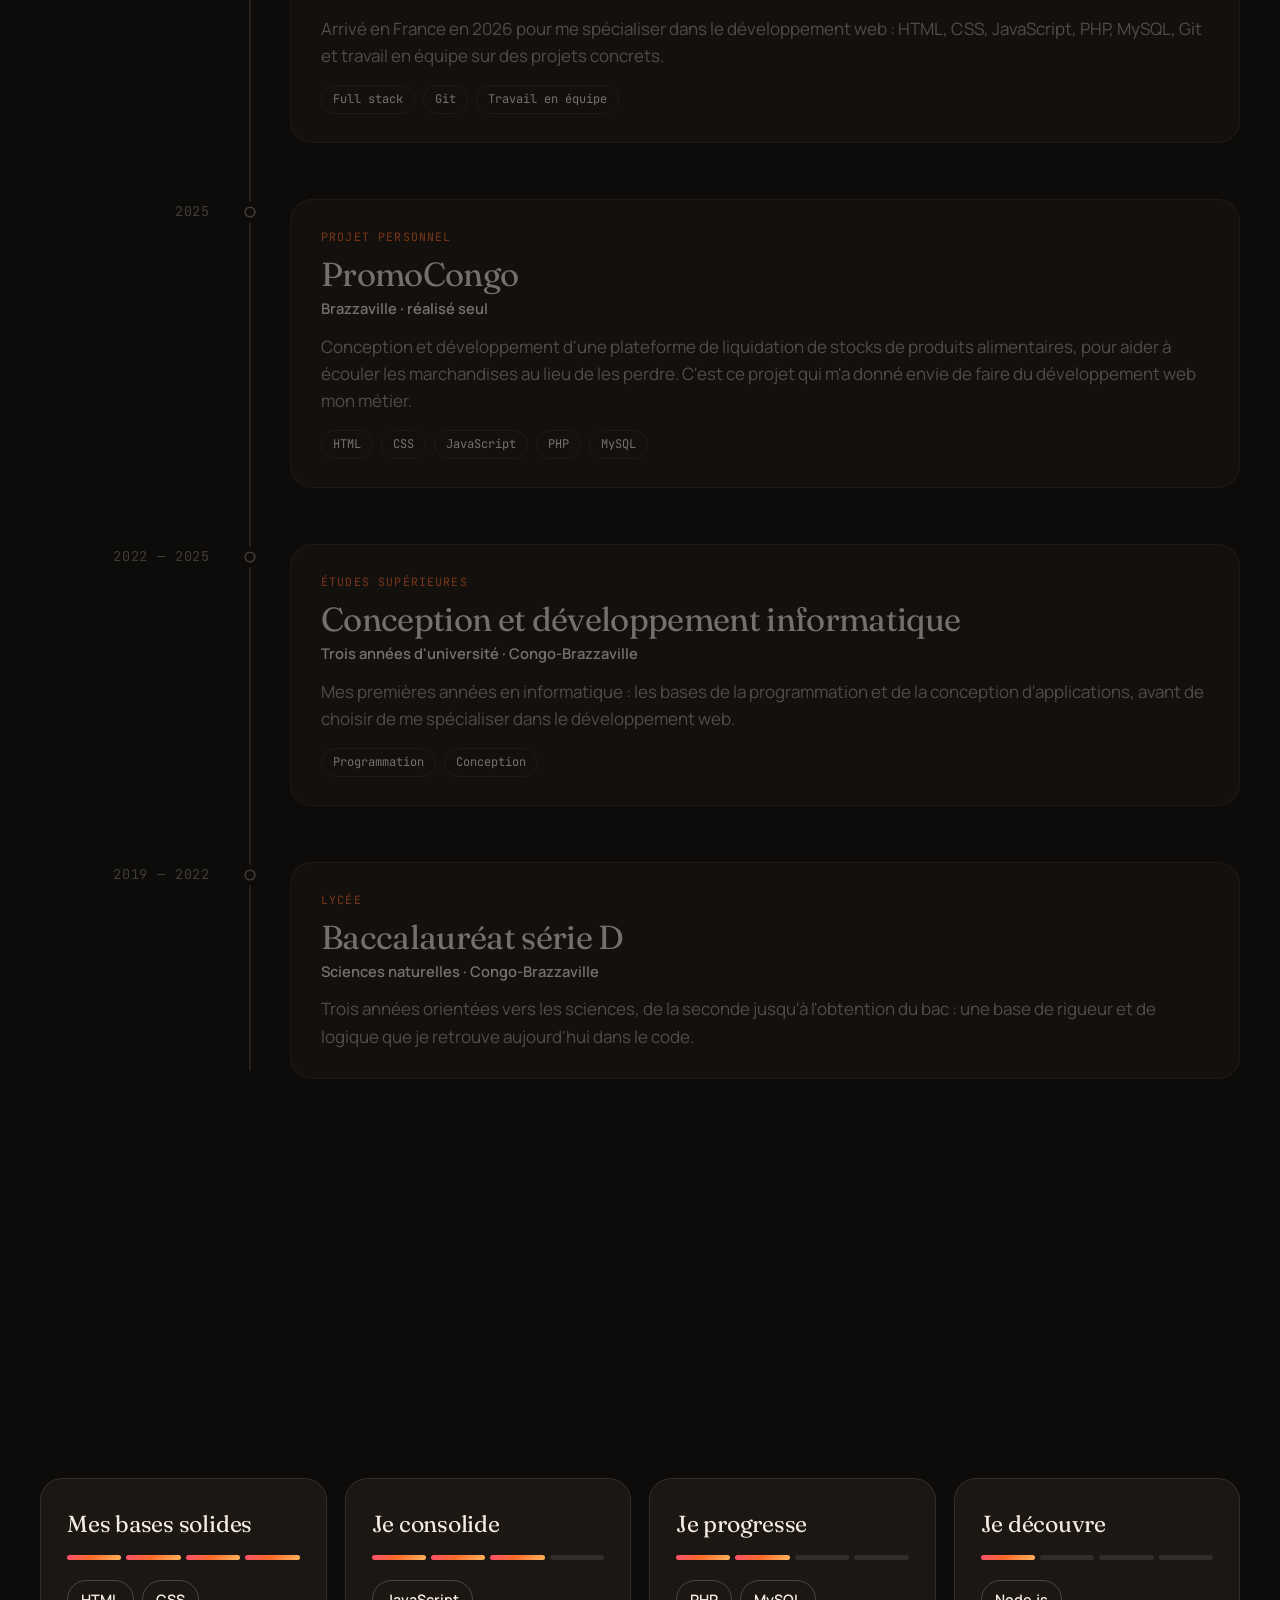
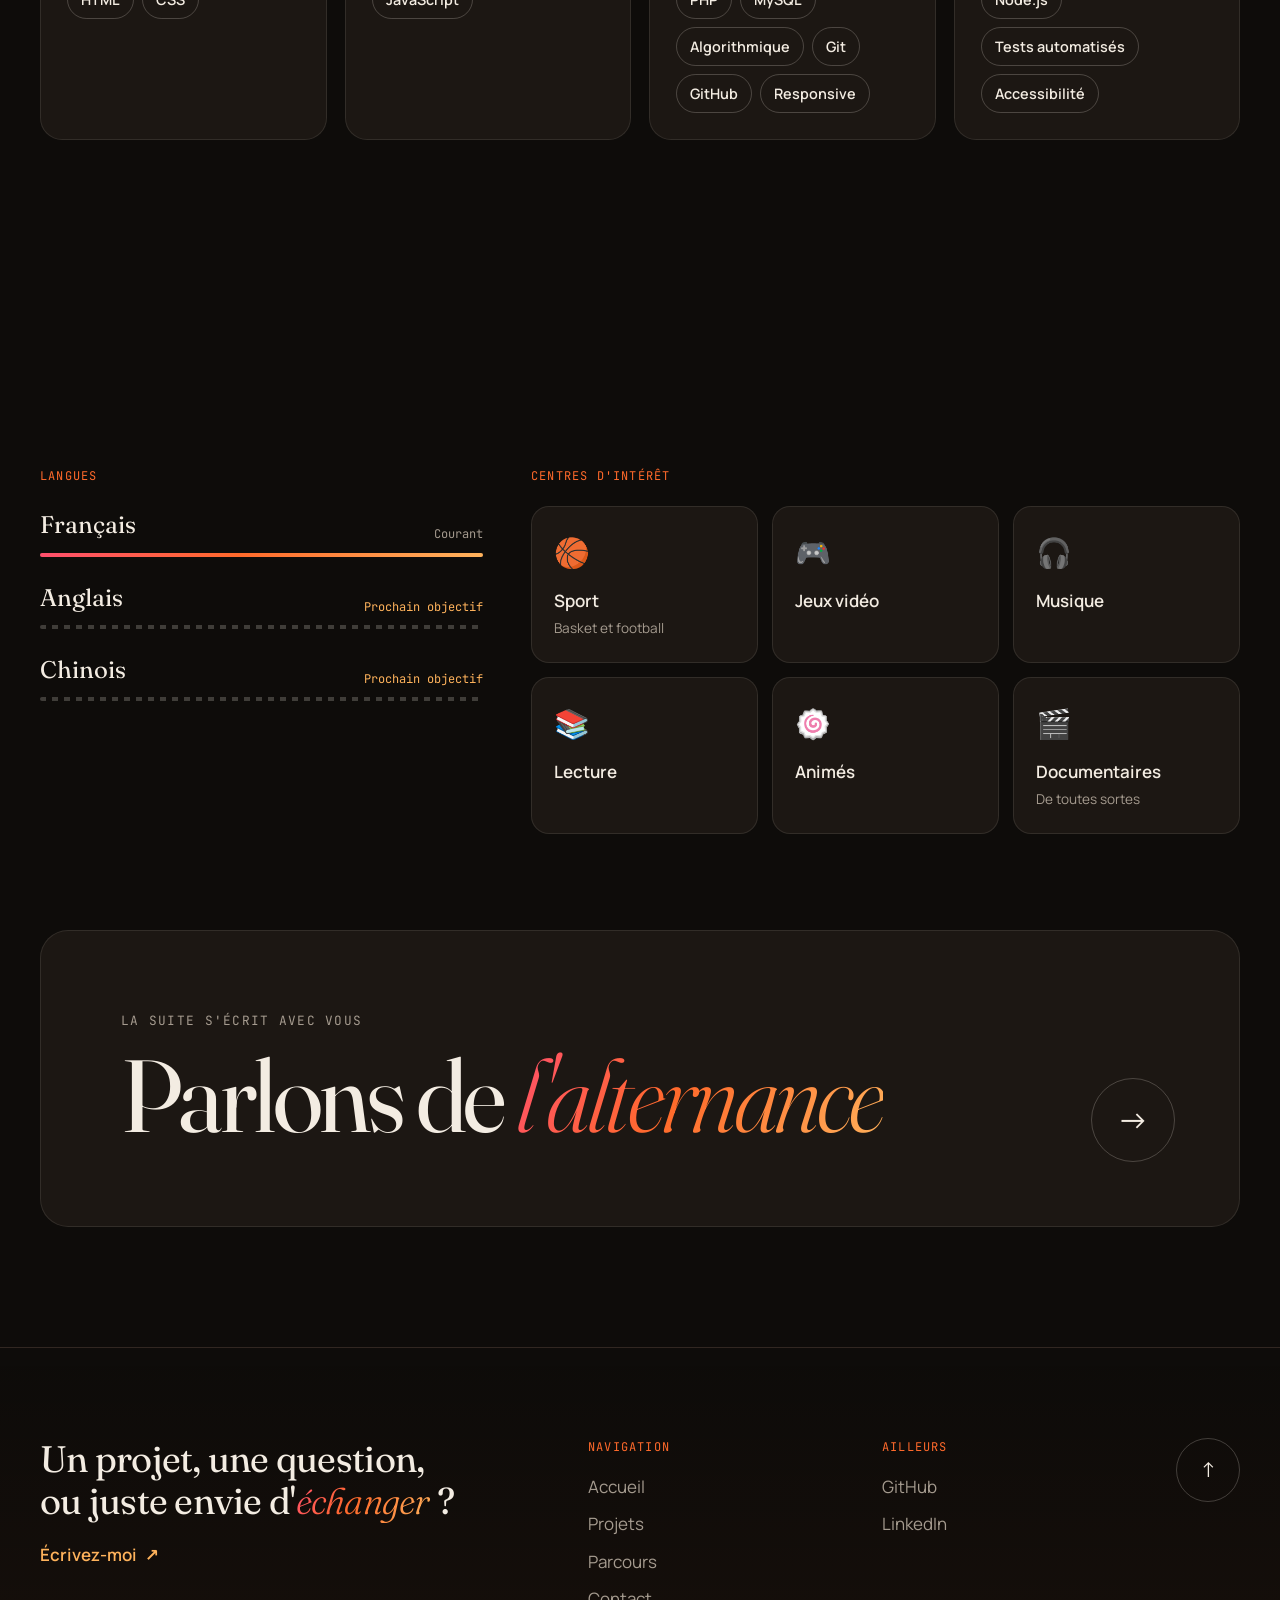
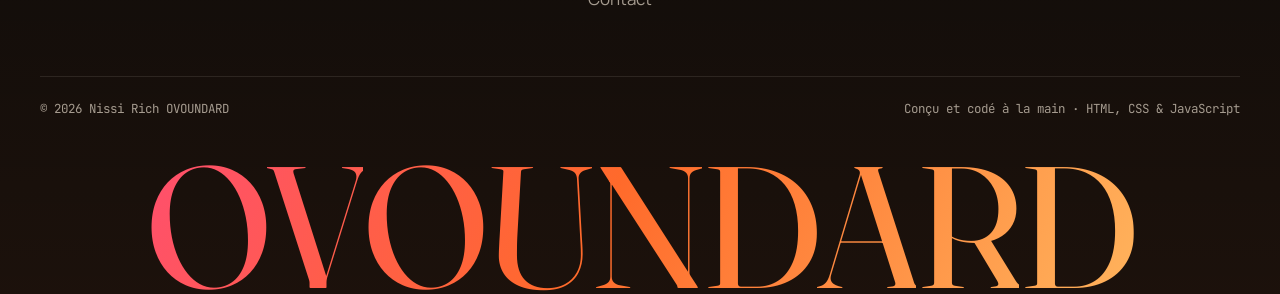
<file: parcours.html>
<!DOCTYPE html>
<html lang="fr">
<head>
  <meta charset="UTF-8">
  <meta name="viewport" content="width=device-width, initial-scale=1.0">
  <title>Parcours – Nissi Rich OVOUNDARD</title>
  <meta name="description" content="Le parcours de Nissi Rich OVOUNDARD, développeur full stack en formation : formation, compétences et centres d'intérêt.">
  <meta name="theme-color" content="#0e0c0a">

  <!-- Polices : Fraunces (titres), Manrope (texte), JetBrains Mono (détails "code") -->
  <link rel="preconnect" href="https://fonts.googleapis.com">
  <link rel="preconnect" href="https://fonts.gstatic.com" crossorigin>
  <link href="https://fonts.googleapis.com/css2?family=Fraunces:ital,opsz,wght@0,9..144,300..800;1,9..144,300..800&family=JetBrains+Mono:wght@400;500&family=Manrope:wght@400;500;600;700&display=swap" rel="stylesheet">

  <link rel="stylesheet" href="css/style.css">
  <!-- Styles propres à cette page -->
  <link rel="stylesheet" href="css/parcours.css">
  <!-- defer : le script attend que la page soit construite avant de s'exécuter -->
  <script src="js/main.js" defer></script>
  <!-- Effets propres à cette page -->
  <script src="js/parcours.js" defer></script>
</head>
<body>

  <!-- ===== NAVIGATION ===== -->
  <header class="site-nav">
    <div class="container nav-inner">

      <!-- Logo : chaque lettre a son propre délai (--i) pour l'effet de roulement -->
      <a href="index.html" class="logo" aria-label="Nissi Rich OVOUNDARD, accueil">
        <span class="logo-mark" aria-hidden="true">N</span>
        <span class="logo-text" aria-hidden="true">
          <span style="--i: 0">N</span><span style="--i: 1">i</span><span style="--i: 2">s</span><span style="--i: 3">s</span><span style="--i: 4">i</span><span style="--i: 5">&nbsp;</span><span style="--i: 6">R</span><span style="--i: 7">i</span><span style="--i: 8">c</span><span style="--i: 9">h</span>
        </span>
      </a>

      <!-- Liens : ici, c'est "Parcours" qui est la page en cours -->
      <nav class="nav-links" aria-label="Navigation principale">
        <a href="index.html" class="nav-link">
          <span class="nav-num">01</span>
          <span class="nav-label"><span>Accueil</span></span>
        </a>
        <a href="projets.html" class="nav-link">
          <span class="nav-num">02</span>
          <span class="nav-label"><span>Projets</span></span>
        </a>
        <a href="parcours.html" class="nav-link" aria-current="page">
          <span class="nav-num">03</span>
          <span class="nav-label"><span>Parcours</span></span>
        </a>
        <a href="contact.html" class="nav-link">
          <span class="nav-num">04</span>
          <span class="nav-label"><span>Contact</span></span>
        </a>
      </nav>

      <!-- Badge de disponibilité -->
      <a href="contact.html" class="status-badge">
        <span class="status-dot" aria-hidden="true"></span>
        <span class="status-text">Alternance · rentrée 2027</span>
      </a>

      <!-- Bouton du menu sur téléphone (affiché seulement avec JavaScript) -->
      <button class="burger" type="button" aria-expanded="false" aria-controls="mobile-menu" aria-label="Ouvrir le menu">
        <span></span>
        <span></span>
      </button>

    </div>
  </header>

  <!-- ===== MENU MOBILE ===== -->
  <div class="mobile-menu" id="mobile-menu" hidden>
    <nav aria-label="Menu mobile">
      <ul class="mobile-links">
        <li style="--i: 0"><a href="index.html"><span>01</span>Accueil</a></li>
        <li style="--i: 1"><a href="projets.html"><span>02</span>Projets</a></li>
        <li style="--i: 2"><a href="parcours.html" aria-current="page"><span>03</span>Parcours</a></li>
        <li style="--i: 3"><a href="contact.html"><span>04</span>Contact</a></li>
      </ul>
    </nav>
    <div class="mobile-foot">
      <p>Alternance · rentrée 2027</p>
      <a href="https://github.com/r-ovoundard" target="_blank" rel="noopener">GitHub ↗</a>
    </div>
  </div>

  <main id="haut">

    <!-- ===== EN-TÊTE ===== -->
    <section class="page-head container">
      <p class="section-num">(Histoire) — Parcours</p>

      <h1 class="page-title" aria-label="Parcours">
        <span aria-hidden="true">
          <span class="flip" style="--i: 0">P</span><span class="flip" style="--i: 1">a</span><span class="flip" style="--i: 2">r</span><span class="flip" style="--i: 3">c</span><span class="flip" style="--i: 4">o</span><span class="flip" style="--i: 5">u</span><span class="flip" style="--i: 6">r</span><span class="flip" style="--i: 7">s</span>
        </span>
      </h1>

      <p class="page-intro">
        Des sciences au lycée à l'informatique, jusqu'au développement web en France :
        le chemin, les outils, et ce qui me fait avancer.
      </p>

      <div class="page-rule" aria-hidden="true"></div>
    </section>

    <!-- ===== MANIFESTE ===== -->
    <section class="manifesto container" aria-labelledby="manifesto-title">
      <h2 class="sr-only" id="manifesto-title">Pourquoi le développement</h2>

      <span class="manifesto-mark" aria-hidden="true">“</span>

      <!-- Le JS découpe ce texte en mots, qui s'allument au défilement -->
      <p class="manifesto-text" data-words>
        J'aime programmer, et j'aime le web. Savoir que des personnes peuvent accorder leur confiance
        à un site ou à une application web que j'ai construits de mes mains me rend fier, et me fait admirer
        chaque jour les technologies que j'utilise. Et au-delà de tout ça, il y a l'informatique elle-même :
        un domaine que je trouve tout simplement extraordinaire.
      </p>

      <div class="manifesto-side" data-reveal>
        <p class="manifesto-sub">
          J'aime toutes les étapes d'une application, mais j'ai un vrai penchant pour le <strong>design</strong> :
          je peux passer des heures sur une interface sans m'en lasser une seconde. La <strong>logique serveur</strong>
          compte tout autant : c'est elle qui rend une application fiable, rapide et sérieuse.
          Concevoir les deux, de l'écran jusqu'à la base de données, c'est ce qui me plaît le plus.
        </p>

        <!-- Les affinités : 5 losanges, --n = nombre de losanges pleins -->
        <ul class="affinity">
          <li style="--n: 5">
            <span class="affinity-name">Interface</span>
            <span class="affinity-scale" aria-label="5 sur 5"><i></i><i></i><i></i><i></i><i></i></span>
          </li>
          <li style="--n: 4">
            <span class="affinity-name">Logique</span>
            <span class="affinity-scale" aria-label="4 sur 5"><i></i><i></i><i></i><i></i><i></i></span>
          </li>
          <li style="--n: 4">
            <span class="affinity-name">Serveur</span>
            <span class="affinity-scale" aria-label="4 sur 5"><i></i><i></i><i></i><i></i><i></i></span>
          </li>
        </ul>
      </div>
    </section>

    <!-- ===== FRISE ===== -->
    <section class="journey container" aria-labelledby="journey-title">

      <header class="section-head" data-reveal="mask">
        <p class="section-num">(01) — Frise</p>
        <h2 class="section-title" id="journey-title">Mon <em>chemin</em></h2>
        <p class="section-sub">De la plus récente à la plus ancienne, les étapes qui m'ont mené ici.</p>
      </header>

      <!-- --fill (de 0 à 1) est mis à jour par le JS : le trait de braise se remplit -->
      <ol class="timeline">

        <li class="tl-item is-current" data-reveal>
          <span class="tl-dot" aria-hidden="true"></span>
          <p class="tl-date">2026 — 2028</p>
          <div class="tl-card">
            <p class="tl-kicker">Formation · en cours</p>
            <h3 class="tl-title">Bachelor Conception et développement web full stack</h3>
            <p class="tl-place">Bac+3 en deux ans · F2I, Vincennes</p>
            <p class="tl-text">
              Arrivé en France en 2026 pour me spécialiser dans le développement web : HTML, CSS,
              JavaScript, PHP, MySQL, Git et travail en équipe sur des projets concrets.
            </p>
            <ul class="tl-tags">
              <li>Full stack</li><li>Git</li><li>Travail en équipe</li>
            </ul>
          </div>
        </li>

        <li class="tl-item" data-reveal>
          <span class="tl-dot" aria-hidden="true"></span>
          <p class="tl-date">2025</p>
          <div class="tl-card">
            <p class="tl-kicker">Projet personnel</p>
            <h3 class="tl-title">PromoCongo</h3>
            <p class="tl-place">Brazzaville · réalisé seul</p>
            <p class="tl-text">
              Conception et développement d'une plateforme de liquidation de stocks de produits alimentaires,
              pour aider à écouler les marchandises au lieu de les perdre. C'est ce projet qui m'a donné envie
              de faire du développement web mon métier.
            </p>
            <ul class="tl-tags">
              <li>HTML</li><li>CSS</li><li>JavaScript</li><li>PHP</li><li>MySQL</li>
            </ul>
          </div>
        </li>

        <li class="tl-item" data-reveal>
          <span class="tl-dot" aria-hidden="true"></span>
          <p class="tl-date">2022 — 2025</p>
          <div class="tl-card">
            <p class="tl-kicker">Études supérieures</p>
            <h3 class="tl-title">Conception et développement informatique</h3>
            <p class="tl-place">Trois années d'université · Congo-Brazzaville</p>
            <p class="tl-text">
              Mes premières années en informatique : les bases de la programmation et de la conception
              d'applications, avant de choisir de me spécialiser dans le développement web.
            </p>
            <ul class="tl-tags">
              <li>Programmation</li><li>Conception</li>
            </ul>
          </div>
        </li>

        <li class="tl-item" data-reveal>
          <span class="tl-dot" aria-hidden="true"></span>
          <p class="tl-date">2019 — 2022</p>
          <div class="tl-card">
            <p class="tl-kicker">Lycée</p>
            <h3 class="tl-title">Baccalauréat série D</h3>
            <p class="tl-place">Sciences naturelles · Congo-Brazzaville</p>
            <p class="tl-text">
              Trois années orientées vers les sciences, de la seconde jusqu'à l'obtention du bac :
              une base de rigueur et de logique que je retrouve aujourd'hui dans le code.
            </p>
          </div>
        </li>

      </ol>
    </section>

    <!-- ===== BOÎTE À OUTILS ===== -->
    <section class="toolbox container" aria-labelledby="toolbox-title">

      <header class="section-head" data-reveal="mask">
        <p class="section-num">(02) — Boîte à outils</p>
        <h2 class="section-title" id="toolbox-title">Ce que j'<em>apprends</em></h2>
        <p class="section-sub">
          J'apprends chaque jour : ici, j'ai découvert des pratiques et des outils que je n'utilisais pas avant,
          et je les adopte un à un.
        </p>
      </header>

      <!-- --lvl : de 4 (bases solides) à 1 (je découvre) -->
      <div class="levels" data-reveal-group>
        <article class="level" style="--lvl: 4" data-reveal>
          <div class="level-head">
            <h3>Mes bases solides</h3>
            <span class="gauge" aria-hidden="true"><i></i><i></i><i></i><i></i></span>
          </div>
          <ul class="chips-list">
            <li>HTML</li><li>CSS</li>
          </ul>
        </article>

        <article class="level" style="--lvl: 3" data-reveal>
          <div class="level-head">
            <h3>Je consolide</h3>
            <span class="gauge" aria-hidden="true"><i></i><i></i><i></i><i></i></span>
          </div>
          <ul class="chips-list">
            <li>JavaScript</li>
          </ul>
        </article>

        <article class="level" style="--lvl: 2" data-reveal>
          <div class="level-head">
            <h3>Je progresse</h3>
            <span class="gauge" aria-hidden="true"><i></i><i></i><i></i><i></i></span>
          </div>
          <ul class="chips-list">
            <li>PHP</li><li>MySQL</li><li>Algorithmique</li><li>Git</li><li>GitHub</li><li>Responsive</li>
          </ul>
        </article>

        <article class="level" style="--lvl: 1" data-reveal>
          <div class="level-head">
            <h3>Je découvre</h3>
            <span class="gauge" aria-hidden="true"><i></i><i></i><i></i><i></i></span>
          </div>
          <ul class="chips-list">
            <li>Node.js</li><li>Tests automatisés</li><li>Accessibilité</li>
          </ul>
        </article>
      </div>
    </section>

    <!-- ===== EN DEHORS DU CODE ===== -->
    <section class="offcode container" aria-labelledby="offcode-title">

      <header class="section-head" data-reveal="mask">
        <p class="section-num">(03) — En dehors du code</p>
        <h2 class="section-title" id="offcode-title">Et <em>sinon</em> ?</h2>
      </header>

      <div class="offcode-grid">

        <!-- Langues -->
        <div class="langs" data-reveal>
          <h3 class="offcode-label">Langues</h3>
          <ul>
            <li class="lang">
              <span class="lang-name">Français</span>
              <span class="lang-level">Courant</span>
              <span class="lang-bar" style="--v: 1" aria-hidden="true"></span>
            </li>
            <li class="lang is-goal">
              <span class="lang-name">Anglais</span>
              <span class="lang-level">Prochain objectif</span>
              <span class="lang-bar" style="--v: 0" aria-hidden="true"></span>
            </li>
            <li class="lang is-goal">
              <span class="lang-name">Chinois</span>
              <span class="lang-level">Prochain objectif</span>
              <span class="lang-bar" style="--v: 0" aria-hidden="true"></span>
            </li>
          </ul>
        </div>

        <!-- Centres d'intérêt -->
        <div class="interests">
          <h3 class="offcode-label" data-reveal>Centres d'intérêt</h3>
          <ul class="interest-grid" data-reveal-group>
            <li class="interest" data-reveal><span class="interest-icon" aria-hidden="true">🏀</span><strong>Sport</strong><span>Basket et football</span></li>
            <li class="interest" data-reveal><span class="interest-icon" aria-hidden="true">🎮</span><strong>Jeux vidéo</strong></li>
            <li class="interest" data-reveal><span class="interest-icon" aria-hidden="true">🎧</span><strong>Musique</strong></li>
            <li class="interest" data-reveal><span class="interest-icon" aria-hidden="true">📚</span><strong>Lecture</strong></li>
            <li class="interest" data-reveal><span class="interest-icon" aria-hidden="true">🍥</span><strong>Animés</strong></li>
            <li class="interest" data-reveal><span class="interest-icon" aria-hidden="true">🎬</span><strong>Documentaires</strong><span>De toutes sortes</span></li>
          </ul>
        </div>

      </div>

      <!-- Appel au contact (même bloc que l'accueil) -->
      <a href="contact.html" class="cta" data-cursor="Écrire" data-reveal>
        <span class="cta-kicker">La suite s'écrit avec vous</span>
        <span class="cta-title">Parlons de <em>l'alternance</em></span>
        <span class="cta-arrow" aria-hidden="true">→</span>
      </a>

    </section>

  </main>

  <!-- ===== PIED DE PAGE ===== -->
  <footer class="site-footer">
    <div class="container">

      <div class="footer-top" data-reveal>
        <div class="footer-intro">
          <p class="footer-lead">Un projet, une question,<br>ou juste envie d'<em>échanger</em> ?</p>
          <a href="contact.html" class="project-link">Écrivez-moi <span aria-hidden="true">↗</span></a>
        </div>

        <nav class="footer-col" aria-label="Plan du site">
          <h3>Navigation</h3>
          <ul>
            <li><a href="index.html">Accueil</a></li>
            <li><a href="projets.html">Projets</a></li>
            <li><a href="parcours.html">Parcours</a></li>
            <li><a href="contact.html">Contact</a></li>
          </ul>
        </nav>

        <div class="footer-col">
          <h3>Ailleurs</h3>
          <ul>
            <li><a href="https://github.com/r-ovoundard" target="_blank" rel="noopener">GitHub</a></li>
            <li><a href="https://www.linkedin.com/in/rich-ovoundard-7603b143b" target="_blank" rel="noopener">LinkedIn</a></li>
          </ul>
        </div>

        <!-- Sur cette page, le haut s'appelle #haut (le #accueil est sur l'accueil) -->
        <a href="#haut" class="to-top" aria-label="Revenir en haut de la page">
          <span aria-hidden="true">↑</span>
        </a>
      </div>

      <div class="footer-bottom">
        <p>© 2026 Nissi Rich OVOUNDARD</p>
        <p>Conçu et codé à la main · HTML, CSS &amp; JavaScript</p>
      </div>

    </div>

    <!-- Le nom géant : une lettre par span, pour les faire surgir une par une -->
    <p class="footer-giant" aria-hidden="true">
      <span style="--i: 0">O</span><span style="--i: 1">v</span><span style="--i: 2">o</span><span style="--i: 3">u</span><span style="--i: 4">n</span><span style="--i: 5">d</span><span style="--i: 6">a</span><span style="--i: 7">r</span><span style="--i: 8">d</span>
    </p>
  </footer>

</body>
</html>
</file>
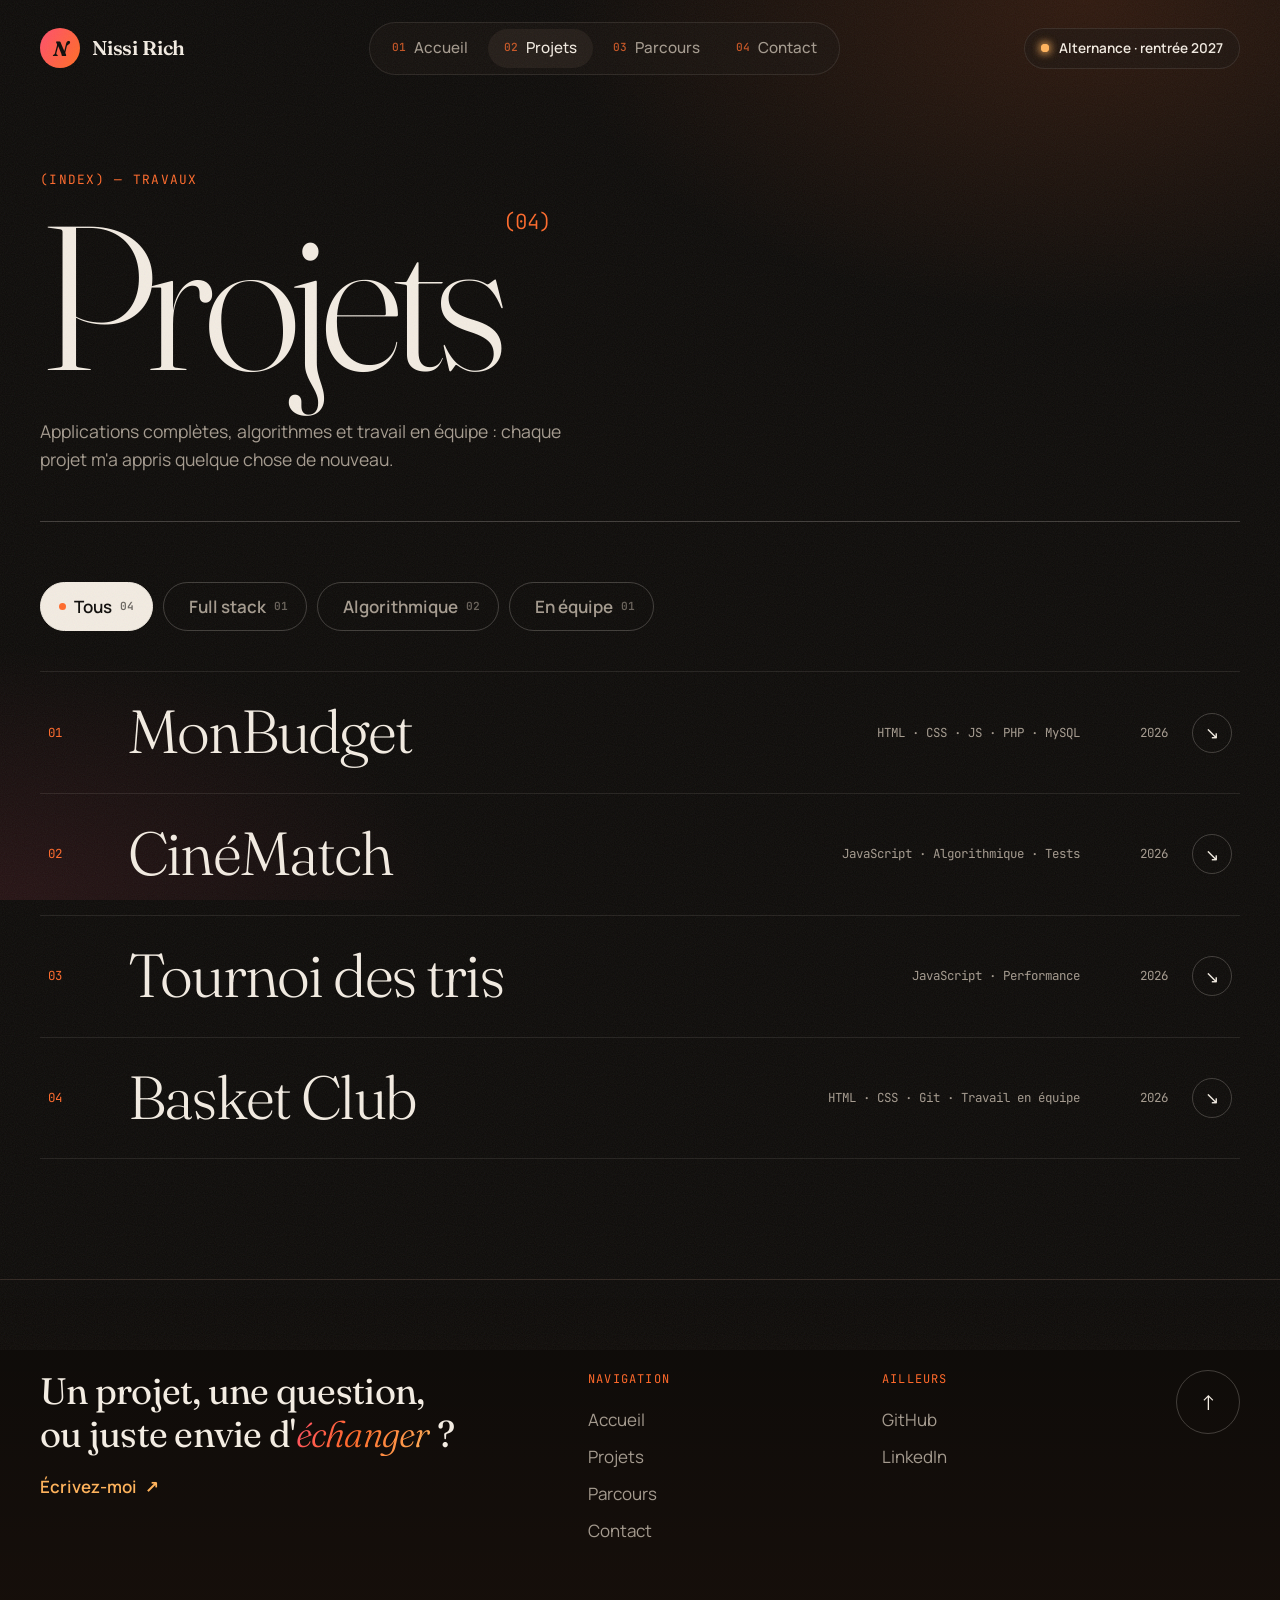
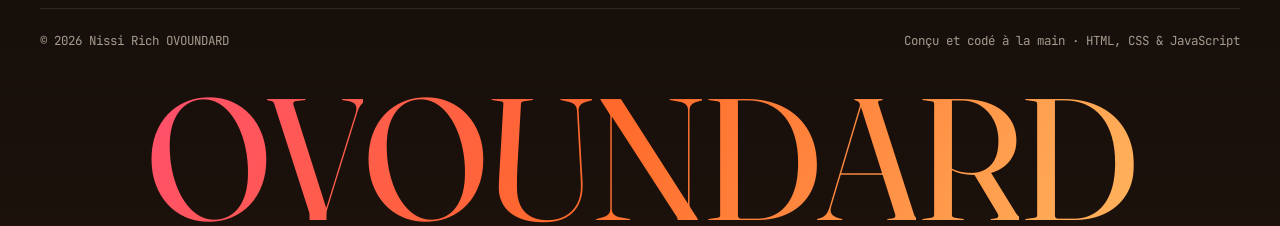
<file: projets.html>
<!DOCTYPE html>
<html lang="fr">
<head>
  <meta charset="UTF-8">
  <meta name="viewport" content="width=device-width, initial-scale=1.0">
  <title>Projets – Nissi Rich OVOUNDARD</title>
  <meta name="description" content="Les projets de Nissi Rich OVOUNDARD, développeur full stack en formation : applications web, algorithmique et projets en équipe.">
  <meta name="theme-color" content="#0e0c0a">

  <!-- Polices : Fraunces (titres), Manrope (texte), JetBrains Mono (détails "code") -->
  <link rel="preconnect" href="https://fonts.googleapis.com">
  <link rel="preconnect" href="https://fonts.gstatic.com" crossorigin>
  <link href="https://fonts.googleapis.com/css2?family=Fraunces:ital,opsz,wght@0,9..144,300..800;1,9..144,300..800&family=JetBrains+Mono:wght@400;500&family=Manrope:wght@400;500;600;700&display=swap" rel="stylesheet">

  <link rel="stylesheet" href="css/style.css">
  <!-- defer : le script attend que la page soit construite avant de s'exécuter -->
  <script src="js/main.js" defer></script>
</head>
<body>

  <!-- ===== NAVIGATION ===== -->
  <header class="site-nav">
    <div class="container nav-inner">

      <!-- Logo : chaque lettre a son propre délai (--i) pour l'effet de roulement -->
      <a href="index.html" class="logo" aria-label="Nissi Rich OVOUNDARD, accueil">
        <span class="logo-mark" aria-hidden="true">N</span>
        <span class="logo-text" aria-hidden="true">
          <span style="--i: 0">N</span><span style="--i: 1">i</span><span style="--i: 2">s</span><span style="--i: 3">s</span><span style="--i: 4">i</span><span style="--i: 5">&nbsp;</span><span style="--i: 6">R</span><span style="--i: 7">i</span><span style="--i: 8">c</span><span style="--i: 9">h</span>
        </span>
      </a>

      <!-- Liens : ici, c'est "Projets" qui est la page en cours -->
      <nav class="nav-links" aria-label="Navigation principale">
        <a href="index.html" class="nav-link">
          <span class="nav-num">01</span>
          <span class="nav-label"><span>Accueil</span></span>
        </a>
        <a href="projets.html" class="nav-link" aria-current="page">
          <span class="nav-num">02</span>
          <span class="nav-label"><span>Projets</span></span>
        </a>
        <a href="parcours.html" class="nav-link">
          <span class="nav-num">03</span>
          <span class="nav-label"><span>Parcours</span></span>
        </a>
        <a href="contact.html" class="nav-link">
          <span class="nav-num">04</span>
          <span class="nav-label"><span>Contact</span></span>
        </a>
      </nav>

      <!-- Badge de disponibilité -->
      <a href="contact.html" class="status-badge">
        <span class="status-dot" aria-hidden="true"></span>
        <span class="status-text">Alternance · rentrée 2027</span>
      </a>

      <!-- Bouton du menu sur téléphone (affiché seulement avec JavaScript) -->
      <button class="burger" type="button" aria-expanded="false" aria-controls="mobile-menu" aria-label="Ouvrir le menu">
        <span></span>
        <span></span>
      </button>

    </div>
  </header>

  <!-- ===== MENU MOBILE ===== -->
  <div class="mobile-menu" id="mobile-menu" hidden>
    <nav aria-label="Menu mobile">
      <ul class="mobile-links">
        <li style="--i: 0"><a href="index.html"><span>01</span>Accueil</a></li>
        <li style="--i: 1"><a href="projets.html" aria-current="page"><span>02</span>Projets</a></li>
        <li style="--i: 2"><a href="parcours.html"><span>03</span>Parcours</a></li>
        <li style="--i: 3"><a href="contact.html"><span>04</span>Contact</a></li>
      </ul>
    </nav>
    <div class="mobile-foot">
      <p>Alternance · rentrée 2027</p>
      <a href="https://github.com/r-ovoundard" target="_blank" rel="noopener">GitHub ↗</a>
    </div>
  </div>

  <main id="haut">

    <!-- ===== EN-TÊTE ===== -->
    <section class="page-head container">
      <p class="section-num">(Index) — Travaux</p>

      <h1 class="page-title" aria-label="Projets, 4 projets">
        <span aria-hidden="true">
          <span class="flip" style="--i: 0">P</span><span class="flip" style="--i: 1">r</span><span class="flip" style="--i: 2">o</span><span class="flip" style="--i: 3">j</span><span class="flip" style="--i: 4">e</span><span class="flip" style="--i: 5">t</span><span class="flip" style="--i: 6">s</span>
        </span>
        <sup class="page-count" aria-hidden="true">(04)</sup>
      </h1>

      <p class="page-intro">
        Applications complètes, algorithmes et travail en équipe :
        chaque projet m'a appris quelque chose de nouveau.
      </p>

      <div class="page-rule" aria-hidden="true"></div>
    </section>

    <!-- ===== FILTRES ===== -->
    <div class="filters container" role="group" aria-label="Filtrer les projets">
      <button type="button" class="filter" data-filter="tous" aria-pressed="true">
        Tous <span class="filter-count">04</span>
      </button>
      <button type="button" class="filter" data-filter="fullstack" aria-pressed="false">
        Full stack <span class="filter-count">01</span>
      </button>
      <button type="button" class="filter" data-filter="algo" aria-pressed="false">
        Algorithmique <span class="filter-count">02</span>
      </button>
      <button type="button" class="filter" data-filter="equipe" aria-pressed="false">
        En équipe <span class="filter-count">01</span>
      </button>
    </div>

    <!-- ===== LISTE DES PROJETS ===== -->
    <section class="project-list container" aria-label="Liste des projets" data-reveal-group>

      <!-- 01 · MonBudget -->
      <article class="row" data-category="fullstack" data-reveal data-preview="images/projets/monbudget.png">
        <button type="button" class="row-head" aria-expanded="false" aria-controls="detail-monbudget">
          <span class="row-num">01</span>
          <span class="row-title" id="titre-monbudget">MonBudget</span>
          <span class="row-tags">HTML · CSS · JS · PHP · MySQL</span>
          <span class="row-year">2026</span>
          <span class="row-arrow" aria-hidden="true">↘</span>
        </button>
        <div class="row-detail" id="detail-monbudget" role="region" aria-labelledby="titre-monbudget" inert>
          <div class="row-detail-inner">
            <dl class="case">
              <div>
                <dt>Contexte</dt>
                <dd>Un projet personnel, né d'un besoin d'étudiant : savoir où part son argent chaque mois, et garder le contrôle de son budget.</dd>
              </div>
              <div>
                <dt>Mon rôle</dt>
                <dd>Tout, seul : maquette, interface, API en PHP, base de données MySQL, sécurité des comptes et publication sur GitHub.</dd>
              </div>
              <div>
                <dt>Le défi</dt>
                <dd>Transformer une première version qui gardait tout dans le navigateur en vraie application, avec un serveur, des comptes et des données séparées pour chaque utilisateur.</dd>
              </div>
              <div>
                <dt>Ce que j'ai appris</dt>
                <dd>Concevoir une API, protéger les mots de passe, se défendre contre les injections SQL avec des requêtes préparées, et versionner un projet avec Git.</dd>
              </div>
            </dl>
            <div class="case-links">
              <a href="https://github.com/r-ovoundard/mon-budget" target="_blank" rel="noopener" class="project-link">
                Voir le code <span aria-hidden="true">↗</span>
              </a>
            </div>
          </div>
        </div>
      </article>

      <!-- 02 · CinéMatch -->
      <article class="row" data-category="algo" data-reveal>
        <button type="button" class="row-head" aria-expanded="false" aria-controls="detail-cinematch">
          <span class="row-num">02</span>
          <span class="row-title" id="titre-cinematch">CinéMatch</span>
          <span class="row-tags">JavaScript · Algorithmique · Tests</span>
          <span class="row-year">2026</span>
          <span class="row-arrow" aria-hidden="true">↘</span>
        </button>
        <div class="row-detail" id="detail-cinematch" role="region" aria-labelledby="titre-cinematch" inert>
          <div class="row-detail-inner">
            <dl class="case">
              <div>
                <dt>Contexte</dt>
                <dd>Un projet de formation : une application de streaming fictive, fournie par mon formateur, recommandait les mêmes films à tout le monde.</dd>
              </div>
              <div>
                <dt>Mon rôle</dt>
                <dd>Concevoir le moteur de recommandation, sans bibliothèque d'intelligence artificielle : la fonction qui choisit les 5 films proposés à chaque utilisateur.</dd>
              </div>
              <div>
                <dt>Le défi</dt>
                <dd>Combiner plusieurs critères dans un seul score (genres préférés, goûts déduits des notes, utilisateurs similaires, qualité, popularité) tout en restant rapide, même avec 100 000 films.</dd>
              </div>
              <div>
                <dt>Ce que j'ai appris</dt>
                <dd>Écrire des tests automatisés, mesurer les performances d'un algorithme, et choisir les bonnes structures de données pour aller vite.</dd>
              </div>
            </dl>
            <div class="case-links">
              <a href="https://github.com/r-ovoundard/cinematch" target="_blank" rel="noopener" class="project-link">
                Voir mon algorithme <span aria-hidden="true">↗</span>
              </a>
            </div>
          </div>
        </div>
      </article>

      <!-- 03 · Tournoi des tris -->
      <article class="row" data-category="algo" data-reveal>
        <button type="button" class="row-head" aria-expanded="false" aria-controls="detail-tris">
          <span class="row-num">03</span>
          <span class="row-title" id="titre-tris">Tournoi des tris</span>
          <span class="row-tags">JavaScript · Performance</span>
          <span class="row-year">2026</span>
          <span class="row-arrow" aria-hidden="true">↘</span>
        </button>
        <div class="row-detail" id="detail-tris" role="region" aria-labelledby="titre-tris" inert>
          <div class="row-detail-inner">
            <dl class="case">
              <div>
                <dt>Contexte</dt>
                <dd>Un TP de formation, « Le grand tournoi des algorithmes de tri » : faire s'affronter plusieurs façons de trier les mêmes données.</dd>
              </div>
              <div>
                <dt>Mon rôle</dt>
                <dd>Programmer six algorithmes de tri en JavaScript, les lancer sur une même liste de 180 nombres et mesurer leurs temps de calcul.</dd>
              </div>
              <div>
                <dt>Le défi</dt>
                <dd>Comprendre pourquoi certains tris sont beaucoup plus rapides que d'autres, et mesurer de façon fiable des temps de calcul très courts.</dd>
              </div>
              <div>
                <dt>Ce que j'ai appris</dt>
                <dd>La notion de complexité d'un algorithme, et l'importance de choisir le bon algorithme selon la taille des données.</dd>
              </div>
            </dl>
            <div class="case-links">
              <a href="https://github.com/r-ovoundard/tournoi-des-tris" target="_blank" rel="noopener" class="project-link">
                Voir le code <span aria-hidden="true">↗</span>
              </a>
            </div>
          </div>
        </div>
      </article>

      <!-- 04 · Basket Club -->
      <article class="row" data-category="equipe" data-reveal>
        <button type="button" class="row-head" aria-expanded="false" aria-controls="detail-basket">
          <span class="row-num">04</span>
          <span class="row-title" id="titre-basket">Basket Club</span>
          <span class="row-tags">HTML · CSS · Git · Travail en équipe</span>
          <span class="row-year">2026</span>
          <span class="row-arrow" aria-hidden="true">↘</span>
        </button>
        <div class="row-detail" id="detail-basket" role="region" aria-labelledby="titre-basket" inert>
          <div class="row-detail-inner">
            <dl class="case">
              <div>
                <dt>Contexte</dt>
                <dd>Un projet de formation réalisé en équipe : le site d'un club de basket, chaque membre de l'équipe étant responsable de ses propres pages.</dd>
              </div>
              <div>
                <dt>Mon rôle</dt>
                <dd>J'ai réalisé la page Contact du site, en respectant la charte graphique commune à toute l'équipe.</dd>
              </div>
              <div>
                <dt>Le défi</dt>
                <dd>Travailler à plusieurs sur un même dépôt Git, organisé en trois branches (main, dev, preprod), et comprendre comment naît un conflit quand deux personnes modifient la même partie d'une page.</dd>
              </div>
              <div>
                <dt>Ce que j'ai appris</dt>
                <dd>Le travail en équipe avec Git : pourquoi on développe sur une branche dédiée plutôt que sur main, et comment des modifications contradictoires créent un conflit à résoudre.</dd>
              </div>
            </dl>
            <div class="case-links">
              <a href="https://github.com/elsadadoun/O26A-clubsportif" target="_blank" rel="noopener" class="project-link">
                Voir le dépôt de l'équipe <span aria-hidden="true">↗</span>
              </a>
            </div>
          </div>
        </div>
      </article>

    </section>

  </main>

  <!-- ===== PIED DE PAGE ===== -->
  <footer class="site-footer">
    <div class="container">

      <div class="footer-top" data-reveal>
        <div class="footer-intro">
          <p class="footer-lead">Un projet, une question,<br>ou juste envie d'<em>échanger</em> ?</p>
          <a href="contact.html" class="project-link">Écrivez-moi <span aria-hidden="true">↗</span></a>
        </div>

        <nav class="footer-col" aria-label="Plan du site">
          <h3>Navigation</h3>
          <ul>
            <li><a href="index.html">Accueil</a></li>
            <li><a href="projets.html">Projets</a></li>
            <li><a href="parcours.html">Parcours</a></li>
            <li><a href="contact.html">Contact</a></li>
          </ul>
        </nav>

        <div class="footer-col">
          <h3>Ailleurs</h3>
          <ul>
            <li><a href="https://github.com/r-ovoundard" target="_blank" rel="noopener">GitHub</a></li>
            <li><a href="https://www.linkedin.com/in/rich-ovoundard-7603b143b" target="_blank" rel="noopener">LinkedIn</a></li>
          </ul>
        </div>

        <!-- Sur cette page, le haut s'appelle #haut (le #accueil est sur l'accueil) -->
        <a href="#haut" class="to-top" aria-label="Revenir en haut de la page">
          <span aria-hidden="true">↑</span>
        </a>
      </div>

      <div class="footer-bottom">
        <p>© 2026 Nissi Rich OVOUNDARD</p>
        <p>Conçu et codé à la main · HTML, CSS &amp; JavaScript</p>
      </div>

    </div>

    <!-- Le nom géant : une lettre par span, pour les faire surgir une par une -->
    <p class="footer-giant" aria-hidden="true">
      <span style="--i: 0">O</span><span style="--i: 1">v</span><span style="--i: 2">o</span><span style="--i: 3">u</span><span style="--i: 4">n</span><span style="--i: 5">d</span><span style="--i: 6">a</span><span style="--i: 7">r</span><span style="--i: 8">d</span>
    </p>
  </footer>

</body>
</html>
</file>
<file: css/style.css>
/* =========================================================
   VARIABLES – thème "Braise"
   Toutes les couleurs et réglages du site sont ici.
   ========================================================= */
:root {
  /* Fonds : un noir chaud, presque chocolat */
  --bg:        #0e0c0a;
  --bg-soft:   #16120f;
  --surface:   #1c1713;
  --surface-2: #241d18;

  /* Lignes et bordures, en crème transparent */
  --line:        rgba(243, 236, 226, 0.10);
  --line-strong: rgba(243, 236, 226, 0.22);

  /* Texte : crème plutôt que blanc pur, plus doux pour les yeux */
  --text:  #f3ece2;
  --muted: #a59b8f;

  /* Accents : la braise */
  --rose:  #ff4f6d;
  --ember: #ff6a2b;
  --amber: #ffb35c;
  --gradient: linear-gradient(120deg, var(--rose), var(--ember) 45%, var(--amber));

  /* Polices */
  --font-display: 'Fraunces', Georgia, serif;
  --font-body:    'Manrope', system-ui, sans-serif;
  --font-mono:    'JetBrains Mono', ui-monospace, monospace;

  /* Mouvements */
  --ease-out:    cubic-bezier(0.16, 1, 0.3, 1);    /* départ vif, arrivée très douce */
  --ease-spring: cubic-bezier(0.34, 1.56, 0.64, 1); /* léger rebond */

  /* Mise en page */
  --radius: 22px;
  --max:    1200px;
}

/* =========================================================
   BASE
   ========================================================= */
*,
*::before,
*::after {
  box-sizing: border-box;
  margin: 0;
  padding: 0;
}

html {
  scroll-behavior: smooth; /* défilement doux vers les sections */
  scrollbar-color: var(--surface-2) var(--bg);
  -webkit-text-size-adjust: 100%;
}

body {
  min-height: 100vh;
  /* Deux lueurs de braise dans les coins */
  background:
    radial-gradient(60% 50% at 85% 0%, rgba(255, 106, 43, 0.14), transparent 70%),
    radial-gradient(50% 40% at 0% 100%, rgba(255, 79, 109, 0.10), transparent 70%),
    var(--bg);
  background-attachment: fixed;
  color: var(--text);
  font-family: var(--font-body);
  font-size: 1.0625rem;
  line-height: 1.6;
  overflow-x: clip;
  -webkit-font-smoothing: antialiased;
}

img {
  display: block;
  max-width: 100%;
}

a {
  color: inherit;
  text-decoration: none;
}

button {
  font: inherit;
  color: inherit;
}

/* Texte sélectionné à la souris : couleur braise */
::selection {
  background: var(--ember);
  color: var(--bg);
}

/* Contour visible au clavier (accessibilité) */
:focus-visible {
  outline: 2px solid var(--amber);
  outline-offset: 4px;
  border-radius: 6px;
}

/* Barre de défilement (Chrome / Edge) */
::-webkit-scrollbar {
  width: 10px;
}

::-webkit-scrollbar-track {
  background: var(--bg);
}

::-webkit-scrollbar-thumb {
  border: 2px solid var(--bg);
  border-radius: 999px;
  background: var(--surface-2);
}

/* =========================================================
   GRAIN DE PELLICULE
   Un bruit généré en SVG, posé sur toute la page,
   qui "saute" en continu comme un vieux film.
   ========================================================= */
@keyframes grain {
  0%, 100% { transform: translate(0, 0); }
  10%      { transform: translate(-5%, -10%); }
  30%      { transform: translate(3%, -15%); }
  50%      { transform: translate(12%, 9%); }
  70%      { transform: translate(9%, 4%); }
  90%      { transform: translate(-1%, 7%); }
}

body::before {
  content: "";
  position: fixed;
  inset: -50%;
  z-index: 200;
  pointer-events: none; /* ne bloque jamais les clics */
  background-image: url("data:image/svg+xml,%3Csvg xmlns='http://www.w3.org/2000/svg' width='160' height='160'%3E%3Cfilter id='n'%3E%3CfeTurbulence type='fractalNoise' baseFrequency='0.9' numOctaves='3' stitchTiles='stitch'/%3E%3C/filter%3E%3Crect width='100%25' height='100%25' filter='url(%23n)'/%3E%3C/svg%3E");
  opacity: 0.07;
  animation: grain 1s steps(6) infinite;
}

/* =========================================================
   OUTILS
   ========================================================= */
/* Conteneur centré, avec 24px de marge de chaque côté */
.container {
  width: min(100% - 48px, var(--max));
  margin-inline: auto;
}

/* Texte lu par les lecteurs d'écran, mais invisible à l'écran */
.sr-only {
  position: absolute;
  width: 1px;
  height: 1px;
  overflow: hidden;
  clip: rect(0 0 0 0);
  white-space: nowrap;
}

/* =========================================================
   ACCESSIBILITÉ : ANIMATIONS RÉDUITES
   Si l'utilisateur a demandé moins d'animations dans son système
   ========================================================= */
@media (prefers-reduced-motion: reduce) {
  *,
  *::before,
  *::after {
    animation-duration: 0.01ms !important;
    animation-iteration-count: 1 !important;
    transition-duration: 0.01ms !important;
    scroll-behavior: auto !important;
  }
}
/* =========================================================
   NAVIGATION – STRUCTURE
   ========================================================= */
:root {
  --mint: #7ee0a1; /* vert "disponible", utilisé seulement pour le badge */
}

/* Le menu descend du haut au chargement */
@keyframes navIn {
  from { opacity: 0; transform: translateY(-100%); }
  to   { opacity: 1; transform: none; }
}

.site-nav {
  position: fixed;
  top: 0;
  left: 0;
  right: 0;
  z-index: 100;
  padding-block: 22px;
  border-bottom: 1px solid transparent;
  -webkit-backdrop-filter: blur(0);
  backdrop-filter: blur(0);
  animation: navIn 1s var(--ease-out) 0.1s both;
}

.nav-inner {
  display: flex;
  justify-content: space-between;
  align-items: center;
  gap: 24px;
}

/* =========================================================
   NAVIGATION – LOGO
   ========================================================= */
@keyframes gradientShift {
  from { background-position: 0% 50%; }
  to   { background-position: 100% 50%; }
}

.logo {
  display: inline-flex;
  align-items: center;
  gap: 12px;
  font-family: var(--font-display);
  font-size: 1.25rem;
  font-weight: 600;
  letter-spacing: -0.01em;
}

/* La pastille : un dégradé de braise qui ondule doucement */
.logo-mark {
  display: grid;
  place-items: center;
  width: 40px;
  height: 40px;
  border-radius: 50%;
  background: var(--gradient);
  background-size: 200% 200%;
  color: var(--bg);
  font-size: 1.3rem;
  font-style: italic;
  font-weight: 700;
  animation: gradientShift 6s ease-in-out infinite alternate;
  transition: transform 0.6s var(--ease-spring);
}

.logo:hover .logo-mark {
  transform: rotate(-12deg) scale(1.08);
}

/* Effet de roulement : une copie ambre de chaque lettre est cachée
   juste en dessous (text-shadow). Au survol, la lettre monte :
   la copie prend sa place. */
.logo-text {
  display: inline-flex;
  height: 1.2em;
  overflow: hidden;
  line-height: 1.2;
}

.logo-text span {
  display: inline-block;
  text-shadow: 0 1.2em 0 var(--amber);
  transition: transform 0.55s var(--ease-out);
  transition-delay: calc(var(--i) * 28ms); /* les lettres partent l'une après l'autre */
}

.logo:hover .logo-text span {
  transform: translateY(-1.2em);
}

/* =========================================================
   NAVIGATION – LIENS
   ========================================================= */
.nav-links {
  display: flex;
  gap: 4px;
  padding: 6px;
  border: 1px solid var(--line);
  border-radius: 999px;
  background: rgba(28, 23, 19, 0.5);
  -webkit-backdrop-filter: blur(10px);
  backdrop-filter: blur(10px);
}

.nav-link {
  display: inline-flex;
  align-items: center;
  gap: 8px;
  padding: 8px 16px;
  border-radius: 999px;
  color: var(--muted);
  font-size: 0.95rem;
  font-weight: 500;
  transition: background 0.3s;
}

/* Le petit numéro, en police de code */
.nav-num {
  color: var(--ember);
  font-family: var(--font-mono);
  font-size: 0.7rem;
  opacity: 0.75;
}

/* Même effet de roulement que le logo, sur le mot entier */
.nav-label {
  display: inline-block;
  height: 1.5em;
  overflow: hidden;
  line-height: 1.5;
}

.nav-label span {
  display: block;
  text-shadow: 0 1.5em 0 var(--text);
  transition: transform 0.5s var(--ease-out);
}

.nav-link:hover .nav-label span {
  transform: translateY(-1.5em);
}

/* La page en cours */
.nav-link[aria-current="page"] {
  background: var(--surface-2);
  color: var(--text);
}

/* =========================================================
   NAVIGATION – BADGE "DISPONIBLE"
   ========================================================= */
/* Une onde qui part du point, comme un signal radar */
@keyframes ping {
  from { transform: scale(1); opacity: 0.8; }
  to   { transform: scale(3); opacity: 0; }
}

.status-badge {
  display: inline-flex;
  align-items: center;
  gap: 10px;
  padding: 9px 16px;
  border: 1px solid var(--line);
  border-radius: 999px;
  background: rgba(28, 23, 19, 0.5);
  font-size: 0.85rem;
  font-weight: 600;
  transition: border-color 0.4s, transform 0.4s var(--ease-spring);
}

.status-badge:hover {
  border-color: var(--mint);
  transform: translateY(-2px);
}

.status-dot {
  position: relative;
  width: 8px;
  height: 8px;
  border-radius: 50%;
  background: var(--mint);
  box-shadow: 0 0 10px var(--mint);
}

.status-dot::after {
  content: "";
  position: absolute;
  inset: 0;
  border-radius: 50%;
  background: var(--mint);
  animation: ping 1.8s var(--ease-out) infinite;
}

/* =========================================================
   NAVIGATION – BARRE DE VERRE AU DÉFILEMENT
   Nouveauté du CSS : l'animation avance avec le défilement
   de la page (scroll()) au lieu du temps.
   Sur les 200 premiers pixels, le menu devient du verre dépoli.
   ========================================================= */
@keyframes navSolid {
  to {
    padding-block: 12px;
    border-bottom-color: var(--line);
    background: rgba(14, 12, 10, 0.75);
    -webkit-backdrop-filter: blur(16px);
    backdrop-filter: blur(16px);
  }
}

@supports (animation-timeline: scroll()) {
  .site-nav {
    animation: navIn 1s var(--ease-out) 0.1s both, navSolid linear both;
    animation-timeline: auto, scroll();
    animation-range: normal, 0 200px;
  }
}

/* Navigateurs qui ne connaissent pas encore cette nouveauté :
   le menu est directement en verre dépoli */
@supports not (animation-timeline: scroll()) {
  .site-nav {
    border-bottom-color: var(--line);
    background: rgba(14, 12, 10, 0.75);
    -webkit-backdrop-filter: blur(16px);
    backdrop-filter: blur(16px);
  }
}

/* =========================================================
   NAVIGATION – PETITS ÉCRANS (provisoire)
   Le vrai menu burger arrivera à l'étape 11.
   ========================================================= */


@media (max-width: 520px) {
  .status-text {
    display: none; /* on garde seulement le point vert */
  }

  .status-badge {
    padding: 11px;
  }
}
/* =========================================================
   HÉROS – ANIMATIONS
   ========================================================= */
/* Apparition : monte en sortant du flou */
@keyframes heroFade {
  from { opacity: 0; transform: translateY(24px); filter: blur(6px); }
  to   { opacity: 1; transform: none; filter: none; }
}

/* Une ligne du titre sort de sa "fente" */
@keyframes lineUp {
  from { transform: translateY(110%) rotate(5deg); }
  to   { transform: none; }
}

/* Un trait qui se dessine de gauche à droite */
@keyframes lineGrow {
  from { transform: scaleX(0); }
}

/* La machine à écrire : la largeur grandit caractère par caractère */
@keyframes typing {
  to { width: 33ch; } /* 33 = nombre de caractères de la phrase */
}

@keyframes blink {
  50% { opacity: 0; }
}

/* =========================================================
   HÉROS – STRUCTURE
   ========================================================= */
.hero {
  position: relative;
  display: flex;
  align-items: center;
  min-height: 100svh; /* toute la hauteur de l'écran */
  padding: 140px 0 100px;
}

.hero-inner {
  position: relative;
  z-index: 1;
}

/* Petite étiquette "Portfolio — 2026" */
.hero-kicker {
  display: inline-flex;
  align-items: center;
  gap: 14px;
  margin-bottom: 28px;
  color: var(--muted);
  font-family: var(--font-mono);
  font-size: 0.8rem;
  letter-spacing: 0.12em;
  text-transform: uppercase;
  animation: heroFade 0.9s var(--ease-out) 0.3s both;
}

.kicker-line {
  width: 48px;
  height: 1px;
  background: var(--gradient);
  transform-origin: left;
  animation: lineGrow 1s var(--ease-out) 0.5s both;
}

/* =========================================================
   HÉROS – LE NOM GÉANT
   ========================================================= */
.hero-title {
  font-family: var(--font-display);
  font-size: clamp(3.4rem, 11vw, 9.5rem); /* s'adapte à la largeur de l'écran */
  font-weight: 400;
  font-variation-settings: "opsz" 144;    /* version "grand titre" de la police */
  line-height: 0.95;
  letter-spacing: -0.035em;
}

/* La "fente" : ce qui dépasse est caché */
.hero-title .line {
  display: block;
  overflow: hidden;
  padding-bottom: 0.06em; /* ne coupe pas le bas des lettres */
}

.hero-title .line > span {
  display: inline-block;
  transform-origin: left bottom;
  animation: lineUp 1.2s var(--ease-out) both;
  animation-delay: calc(0.45s + var(--d) * 0.14s); /* la 2e ligne arrive juste après */
}

/* Effet "magazine" : la 2e ligne est décalée vers la droite */
.hero-title .line:nth-child(2) {
  padding-left: clamp(0px, 8vw, 140px);
}

/* "Ovoundard" : italique fin, avec un dégradé de braise qui ondule */
.hero-title .accent {
  padding-right: 0.08em; /* l'italique déborde un peu à droite */
  background: var(--gradient);
  background-size: 200% 100%;
  -webkit-background-clip: text;
  background-clip: text;
  color: transparent;
  font-style: italic;
  font-weight: 300;
  animation: lineUp 1.2s var(--ease-out) both, gradientShift 5s ease-in-out infinite alternate;
  animation-delay: calc(0.45s + var(--d) * 0.14s), 1.6s;
}

/* =========================================================
   HÉROS – LA PHRASE TAPÉE
   ========================================================= */
.hero-typed {
  display: flex;
  align-items: center;
  gap: 10px;
  margin-top: 28px;
  color: var(--muted);
  font-family: var(--font-mono);
  font-size: clamp(0.95rem, 1.6vw, 1.1rem);
  animation: heroFade 0.8s var(--ease-out) 1.1s both;
}

.prompt {
  color: var(--ember);
}

.typed {
  display: inline-flex;
  align-items: center;
}

/* Le texte est caché (largeur 0), puis révélé caractère par caractère :
   steps(33) = 33 sauts, un par caractère (police à chasse fixe) */
.typed-text {
  display: inline-block;
  width: 0;
  overflow: hidden;
  white-space: nowrap;
  animation: typing 2.2s steps(33) 1.6s forwards;
}

.caret {
  display: inline-block;
  width: 0.6ch;
  height: 1.2em;
  margin-left: 2px;
  background: var(--amber);
  animation: blink 1s steps(1) infinite;
}

/* =========================================================
   HÉROS – PRÉSENTATION
   ========================================================= */
.hero-intro {
  max-width: 580px;
  margin-top: 24px;
  color: var(--muted);
  font-size: 1.1rem;
  animation: heroFade 0.9s var(--ease-out) 1.3s both;
}

.hero-intro strong {
  color: var(--text);
  font-weight: 600;
}

/* =========================================================
   BOUTONS (réutilisés sur tout le site)
   ========================================================= */
.hero-actions {
  display: flex;
  flex-wrap: wrap;
  gap: 14px;
  margin-top: 40px;
  animation: heroFade 0.9s var(--ease-out) 1.5s both;
}

.btn {
  position: relative;
  display: inline-flex;
  align-items: center;
  gap: 14px;
  overflow: hidden;
  isolation: isolate; /* le remplissage reste derrière le texte */
  border-radius: 999px;
  font-weight: 600;
  transition: transform 0.5s var(--ease-spring), border-color 0.4s, color 0.4s;
}

.btn:active {
  transform: scale(0.97);
}

/* --- Bouton principal : crème, rempli de braise au survol --- */
.btn-primary {
  padding: 8px 8px 8px 26px;
  background: var(--text);
  color: var(--bg);
}

.btn-primary::before {
  content: "";
  position: absolute;
  inset: 0;
  z-index: -1;
  background: var(--gradient);
  transform: scaleX(0);
  transform-origin: right; /* repart vers la droite quand la souris s'en va */
  transition: transform 0.6s var(--ease-out);
}

.btn-primary:hover::before {
  transform: scaleX(1);
  transform-origin: left;  /* arrive par la gauche */
}

/* Le rond de la flèche : deux flèches, l'une remplace l'autre */
.btn-arrow {
  position: relative;
  display: grid;
  place-items: center;
  width: 40px;
  height: 40px;
  overflow: hidden;
  border-radius: 50%;
  background: var(--bg);
  color: var(--text);
}

.btn-arrow span {
  position: absolute;
  transition: transform 0.5s var(--ease-out);
}

.btn-arrow span:last-child {
  transform: translateX(-160%); /* la 2e attend, cachée à gauche */
}

.btn-primary:hover .btn-arrow span:first-child {
  transform: translateX(160%);  /* la 1re part à droite */
}

.btn-primary:hover .btn-arrow span:last-child {
  transform: none;              /* la 2e arrive */
}

/* --- Bouton secondaire : contour, devient ambre --- */
.btn-ghost {
  padding: 15px 24px 15px 26px;
  border: 1px solid var(--line-strong);
  color: var(--text);
}

.btn-ghost:hover {
  border-color: var(--amber);
  color: var(--amber);
}

.btn-icon {
  display: inline-block;
  transition: transform 0.5s var(--ease-spring);
}

.btn-ghost:hover .btn-icon {
  transform: rotate(45deg); /* ↗ devient → */
}
/* =========================================================
   HÉROS – DÉCOR
   ========================================================= */
.hero {
  overflow: hidden; /* la sphère et les étincelles ne débordent pas */
}

.hero-decor {
  position: absolute;
  inset: 0;
  z-index: 0;
  overflow: hidden;
  pointer-events: none;
}

/* =========================================================
   HÉROS – LE CŒUR DE BRAISE
   Trois lueurs décalées dans un même cercle, très floutées.
   Comme elles ne sont pas centrées, la rotation les fait bouger.
   ========================================================= */
@keyframes orbIn {
  from { opacity: 0; transform: translateY(-50%) scale(0.6); }
  to   { opacity: 1; transform: translateY(-50%) scale(1); }
}

@keyframes breathe {
  from { transform: translateY(-50%) scale(1) rotate(0deg); }
  to   { transform: translateY(-53%) scale(1.08) rotate(25deg); }
}

.hero-orb {
  position: absolute;
  top: 50%;
  right: -8%;
  width: min(62vw, 720px);
  aspect-ratio: 1;
  border-radius: 50%;
  background:
    radial-gradient(circle at 35% 35%, rgba(255, 179, 92, 0.55), transparent 55%),
    radial-gradient(circle at 65% 62%, rgba(255, 79, 109, 0.45), transparent 60%),
    radial-gradient(circle, rgba(255, 106, 43, 0.35), transparent 70%);
  filter: blur(40px);
  /* s'allume, PUIS respire en boucle (le 2e démarre quand le 1er finit) */
  animation:
    orbIn 2s ease-out 0.2s both,
    breathe 9s ease-in-out 2.2s infinite alternate;
}

/* =========================================================
   HÉROS – LES ÉTINCELLES
   ========================================================= */
@keyframes rise {
  0%   { transform: translate(0, 0); opacity: 0; }
  10%  { opacity: 1; }
  50%  { transform: translate(22px, -40vh); }   /* ondule vers la droite… */
  100% { transform: translate(-16px, -85vh); opacity: 0; } /* …puis vers la gauche et s'éteint */
}

.sparks span {
  position: absolute;
  bottom: -10px;
  left: var(--x);
  width: var(--s);
  height: var(--s);
  border-radius: 50%;
  background: var(--amber);
  box-shadow: 0 0 8px var(--ember), 0 0 18px var(--ember); /* le halo lumineux */
  opacity: 0;
  animation: rise var(--t) linear var(--d) infinite;
}

/* =========================================================
   HÉROS – INFOS CLÉS
   ========================================================= */
.hero-meta {
  list-style: none;
  display: flex;
  flex-wrap: wrap;
  gap: 16px 48px;
  margin-top: 64px;
  padding-top: 24px;
  border-top: 1px solid var(--line);
  animation: heroFade 0.9s var(--ease-out) 1.7s both;
}

.hero-meta li {
  display: flex;
  flex-direction: column;
  gap: 2px;
  font-weight: 600;
}

.hero-meta span {
  color: var(--muted);
  font-family: var(--font-mono);
  font-size: 0.72rem;
  font-weight: 400;
  letter-spacing: 0.1em;
  text-transform: uppercase;
}

/* =========================================================
   HÉROS – BADGE CIRCULAIRE
   ========================================================= */
@keyframes spin {
  to { transform: rotate(360deg); }
}

@keyframes nudge {
  0%, 100% { transform: translateY(-2px); }
  50%      { transform: translateY(4px); }
}

.scroll-badge {
  position: absolute;
  /* aligné sur le bord droit du contenu, quelle que soit la largeur de l'écran */
  right: max(24px, calc((100vw - var(--max)) / 2));
  bottom: 56px;
  z-index: 2;
  display: grid;
  place-items: center;
  width: 130px;
  height: 130px;
  animation: heroFade 1s var(--ease-out) 1.9s both;
}

.badge-ring {
  position: absolute;
  inset: 0;
  width: 100%;
  height: 100%;
  animation: spin 18s linear infinite;
}

.badge-ring text {
  fill: var(--muted);
  font-family: var(--font-mono);
  font-size: 10px;
  transition: fill 0.4s;
}

.badge-arrow {
  display: grid;
  place-items: center;
  width: 54px;
  height: 54px;
  border: 1px solid var(--line-strong);
  border-radius: 50%;
  background: var(--surface);
  font-size: 1.2rem;
  transition: background 0.4s, color 0.4s, border-color 0.4s, transform 0.5s var(--ease-spring);
}

/* La flèche sautille pour inviter à descendre */
.badge-arrow {
  animation: nudge 2s ease-in-out infinite;
}

.scroll-badge:hover .badge-arrow {
  border-color: transparent;
  background: var(--ember);
  color: var(--bg);
}

.scroll-badge:hover .badge-ring text {
  fill: var(--amber);
}

/* =========================================================
   HÉROS – PETITS ÉCRANS
   ========================================================= */
@media (max-width: 760px) {
  .hero-orb {
    top: 30%;
    right: -40%;
    width: 120vw;
  }

  .scroll-badge {
    display: none; /* il gênerait la lecture sur un petit écran */
  }

  .hero-meta {
    gap: 16px 32px;
  }
}
/* =========================================================
   COMPÉTENCES – DEUX BANDES QUI SE CROISENT
   ========================================================= */
/* Glisse d'exactement une liste : la copie prend la place de l'originale */
@keyframes marquee {
  to { transform: translateX(-50%); }
}

.skills {
  position: relative;
  padding: 90px 0;
  overflow: hidden; /* coupe les bouts des bandes inclinées */
}

/* Une bande : un peu plus large que l'écran, pour que l'inclinaison
   ne laisse pas voir ses extrémités */
.marquee {
  position: relative;
  display: flex;
  width: 110%;
  margin-left: -5%;
  padding-block: 18px;
  overflow: hidden;
}

.marquee-track {
  display: flex;
  width: max-content;
  animation: marquee 32s linear infinite;
}

/* Au survol, la bande s'arrête pour qu'on puisse lire */
.marquee:hover .marquee-track {
  animation-play-state: paused;
}

.marquee-group {
  list-style: none;
  display: flex;
  flex-shrink: 0;
}

/* Chaque mot, suivi d'une étoile ✦ */
.marquee-group li {
  display: flex;
  align-items: center;
  gap: 36px;
  padding-right: 36px; /* même espace partout, y compris au raccord */
  font-family: var(--font-display);
  font-size: clamp(1.6rem, 4vw, 3rem);
  line-height: 1.1;
  white-space: nowrap;
}

.marquee-group li::after {
  content: "✦";
  font-size: 0.55em;
  font-style: normal;
}

/* =========================================================
   COMPÉTENCES – BANDE DE BRAISE (techniques)
   ========================================================= */
.marquee-main {
  z-index: 2;
  background: var(--gradient);
  box-shadow: 0 20px 60px rgba(255, 106, 43, 0.25); /* elle "éclaire" la page */
  color: var(--bg);
  transform: rotate(-3deg);
}

.marquee-main li {
  font-style: italic;
  font-weight: 400;
}

/* =========================================================
   COMPÉTENCES – BANDE SOMBRE (qualités)
   ========================================================= */
.marquee-alt {
  z-index: 1;
  margin-top: -34px; /* passe sous la bande de braise : effet X */
  border-block: 1px solid var(--line);
  background: var(--bg-soft);
  transform: rotate(2deg);
}

.marquee-alt .marquee-track {
  animation-duration: 40s;
  animation-direction: reverse; /* défile dans l'autre sens */
}

/* Lettres évidées : seulement le contour */
.marquee-alt li {
  color: transparent;
  -webkit-text-stroke: 1px var(--line-strong);
  font-family: var(--font-body);
  font-weight: 800;
  letter-spacing: 0.02em;
  text-transform: uppercase;
  transition: color 0.4s, -webkit-text-stroke-color 0.4s;
}

/* Au survol, le mot s'allume */
.marquee-alt li:hover {
  color: var(--amber);
  -webkit-text-stroke-color: var(--amber);
}

.marquee-alt li::after {
  color: var(--ember);
  -webkit-text-stroke: 0;
}
/* =========================================================
   EN-TÊTE DE SECTION (réutilisé sur tout le site)
   ========================================================= */
.section-head {
  max-width: 720px;
}

.section-num {
  margin-bottom: 14px;
  color: var(--ember);
  font-family: var(--font-mono);
  font-size: 0.8rem;
  letter-spacing: 0.1em;
  text-transform: uppercase;
}

.section-title {
  font-family: var(--font-display);
  font-size: clamp(2.4rem, 6vw, 4.8rem);
  font-weight: 400;
  line-height: 1;
  letter-spacing: -0.03em;
}

/* Le mot en italique, avec le dégradé de braise */
.section-title em {
  padding-right: 0.06em;
  background: var(--gradient);
  -webkit-background-clip: text;
  background-clip: text;
  color: transparent;
  font-weight: 300;
}

.section-sub {
  max-width: 520px;
  margin-top: 18px;
  color: var(--muted);
}

/* =========================================================
   PROJETS – GRILLE
   ========================================================= */
.projects {
  padding: 120px 0 60px;
  scroll-margin-top: 40px; /* le menu fixe ne cache pas le titre */
}

.project-grid {
  display: grid;
  grid-template-columns: repeat(2, 1fr);
  gap: 24px;
  margin-top: 56px;
}

.projects-more {
  display: flex;
  justify-content: center;
  margin-top: 48px;
}

/* =========================================================
   PROJETS – CARTE
   ========================================================= */
.project-card {
  position: relative;
  display: flex;
  flex-direction: column;
  overflow: hidden;
  border: 1px solid var(--line);
  border-radius: var(--radius);
  background: var(--surface);
  transition: transform 0.6s var(--ease-out), box-shadow 0.6s var(--ease-out);
}

/* Bordure de braise : un dégradé dont on ne garde que le contour
   (le "mask" découpe l'intérieur) */
.project-card::before {
  content: "";
  position: absolute;
  inset: 0;
  z-index: 3;
  padding: 1px;
  border-radius: inherit;
  background: var(--gradient);
  -webkit-mask: linear-gradient(#000 0 0) content-box, linear-gradient(#000 0 0);
  -webkit-mask-composite: xor;
  mask-composite: exclude;
  opacity: 0;
  pointer-events: none;
  transition: opacity 0.5s;
}

.project-card:hover {
  transform: translateY(-8px);
  box-shadow: 0 30px 60px -20px rgba(255, 106, 43, 0.3);
}

.project-card:hover::before {
  opacity: 1;
}

/* La grande carte : image à gauche, texte à droite */
.project-featured {
  display: grid;
  grid-template-columns: 1.4fr 1fr;
  grid-column: 1 / -1;
}

/* --- Visuel --- */
.project-media {
  position: relative;
  aspect-ratio: 16 / 10;
  overflow: hidden;
  border-bottom: 1px solid var(--line);
  background: var(--bg-soft);
}

.project-featured .project-media {
  min-height: 340px;
  aspect-ratio: auto;
  border-right: 1px solid var(--line);
  border-bottom: 0;
}

.project-media img {
  width: 100%;
  height: 100%;
  object-fit: cover;
  object-position: top left;
  transition: transform 1s var(--ease-out);
}

.project-card:hover .project-media img {
  transform: scale(1.05);
}

/* --- Texte --- */
.project-body {
  display: flex;
  flex: 1;
  flex-direction: column;
  gap: 14px;
  padding: 28px;
}

.project-featured .project-body {
  justify-content: center;
  padding: 40px;
}

.project-meta {
  display: flex;
  gap: 12px;
  color: var(--muted);
  font-family: var(--font-mono);
  font-size: 0.75rem;
  letter-spacing: 0.1em;
  text-transform: uppercase;
}

.project-meta span {
  color: var(--ember);
}

.project-title {
  font-family: var(--font-display);
  font-size: clamp(1.8rem, 3vw, 2.6rem);
  font-weight: 400;
  line-height: 1.1;
  letter-spacing: -0.02em;
}

.project-desc {
  color: var(--muted);
}

.project-tags {
  list-style: none;
  display: flex;
  flex-wrap: wrap;
  gap: 8px;
}

.project-tags li {
  padding: 5px 12px;
  border: 1px solid var(--line);
  border-radius: 999px;
  font-family: var(--font-mono);
  font-size: 0.78rem;
}

.project-links {
  margin-top: auto;
  padding-top: 8px;
}

/* Lien avec un soulignement qui se dessine */
.project-link {
  display: inline-flex;
  align-items: center;
  gap: 8px;
  padding-bottom: 2px;
  background: linear-gradient(currentColor, currentColor) 0 100% / 0 1px no-repeat;
  color: var(--amber);
  font-weight: 600;
  transition: background-size 0.5s var(--ease-out);
}

.project-link:hover {
  background-size: 100% 1px;
}

.project-link span {
  transition: transform 0.4s var(--ease-spring);
}

.project-link:hover span {
  transform: translate(3px, -3px);
}

/* =========================================================
   PROJETS – VISUEL CINÉMATCH : affiches en éventail
   ========================================================= */
.media-cinematch {
  background:
    radial-gradient(circle at 50% 120%, rgba(255, 79, 109, 0.35), transparent 60%),
    var(--bg-soft);
}

.posters span {
  position: absolute;
  left: 50%;
  bottom: 10%;
  width: 24%;
  aspect-ratio: 2 / 3;
  border: 1px solid rgba(255, 255, 255, 0.08);
  border-radius: 10px;
  box-shadow: 0 16px 30px rgba(0, 0, 0, 0.45);
  transform: translateX(-50%) rotate(var(--r));
  transform-origin: 50% 130%; /* elles pivotent depuis un point sous la carte */
  transition: transform 0.7s var(--ease-spring);
}

/* Chaque "affiche" a ses couleurs */
.posters span:nth-child(1) { background: linear-gradient(160deg, #ff4f6d, #3a1420); }
.posters span:nth-child(2) { background: linear-gradient(160deg, #ffb35c, #4a2a10); }
.posters span:nth-child(3) { background: linear-gradient(160deg, #7ee0a1, #123224); }
.posters span:nth-child(4) { background: linear-gradient(160deg, #c98bff, #2a1638); }
.posters span:nth-child(5) { background: linear-gradient(160deg, #ff6a2b, #2a1208); }

/* Au survol, l'éventail s'ouvre plus largement */
.project-card:hover .posters span {
  transform: translateX(-50%) rotate(calc(var(--r) * 1.6));
}

.match-pill {
  position: absolute;
  top: 18px;
  left: 18px;
  z-index: 2;
  padding: 6px 12px;
  border: 1px solid var(--line-strong);
  border-radius: 999px;
  background: rgba(14, 12, 10, 0.7);
  font-family: var(--font-mono);
  font-size: 0.72rem;
}

/* =========================================================
   PROJETS – VISUEL TRI : des barres qui se trient
   ========================================================= */
.media-sort {
  display: flex;
  align-items: flex-end;
  padding: 56px 32px 0;
  background:
    linear-gradient(to top, rgba(255, 106, 43, 0.12), transparent 60%),
    var(--bg-soft);
}

.bars {
  display: flex;
  align-items: flex-end;
  gap: 6px;
  width: 100%;
  height: 100%;
}

.bars span {
  flex: 1;
  height: var(--h);
  border-radius: 6px 6px 0 0;
  background: linear-gradient(to top, var(--ember), var(--amber));
  opacity: 0.85;
  transition: height 0.8s var(--ease-spring);
  transition-delay: calc(var(--i) * 45ms); /* de gauche à droite, l'une après l'autre */
}

/* Au survol : chaque barre prend sa hauteur "triée" */
.project-card:hover .bars span {
  height: var(--hs);
}

.sort-hint {
  position: absolute;
  top: 18px;
  left: 18px;
  color: var(--muted);
  font-family: var(--font-mono);
  font-size: 0.72rem;
}

.sort-hint::before {
  content: "// ";
  color: var(--ember);
}

/* =========================================================
   PROJETS – PETITS ÉCRANS
   ========================================================= */
@media (max-width: 860px) {
  .project-grid,
  .project-featured {
    grid-template-columns: 1fr;
  }

  .project-featured .project-media {
    min-height: 0;
    aspect-ratio: 16 / 10;
    border-right: 0;
    border-bottom: 1px solid var(--line);
  }

  .project-featured .project-body {
    padding: 28px;
  }
}
.project-desc strong {
  color: var(--text);
  font-weight: 600;
}
/* =========================================================
   RECHERCHE – SECTION
   ========================================================= */
.looking {
  padding: 100px 0 120px;
  scroll-margin-top: 40px;
}

.looking-grid {
  list-style: none;
  display: grid;
  grid-template-columns: repeat(4, 1fr);
  gap: 18px;
  margin-top: 56px;
}

/* =========================================================
   RECHERCHE – TUILES
   ========================================================= */
/* Les rayures glissent d'exactement un motif : boucle parfaite.
   22.63px = 16px × √2 (la largeur d'une rayure vue à l'horizontale) */
@keyframes stripes {
  to { background-position: 22.63px 0; }
}

.looking-item {
  position: relative;
  display: flex;
  flex-direction: column;
  gap: 6px;
  min-height: 230px;
  padding: 28px;
  overflow: hidden;
  border: 1px solid var(--line);
  border-radius: var(--radius);
  background: var(--surface);
  transition: border-color 0.4s, transform 0.6s var(--ease-out);
}

/* Les rayures de braise, cachées jusqu'au survol */
.looking-item::before {
  content: "";
  position: absolute;
  inset: 0;
  background: repeating-linear-gradient(45deg, rgba(255, 106, 43, 0.08) 0 8px, transparent 8px 16px);
  opacity: 0;
  transition: opacity 0.5s;
  animation: stripes 1s linear infinite;
}

.looking-item:hover {
  border-color: rgba(255, 106, 43, 0.5);
  transform: translateY(-4px);
}

.looking-item:hover::before {
  opacity: 1;
}

/* Le texte reste au-dessus des rayures */
.looking-item > * {
  position: relative;
}

/* Le grand numéro évidé, en haut à droite */
.looking-num {
  position: absolute;
  top: 14px;
  right: 20px;
  color: transparent;
  -webkit-text-stroke: 1px var(--line-strong);
  font-family: var(--font-display);
  font-size: 4rem;
  font-style: italic;
  line-height: 1;
  transition: transform 0.6s var(--ease-spring), -webkit-text-stroke-color 0.4s;
}

.looking-item:hover .looking-num {
  -webkit-text-stroke-color: var(--ember);
  transform: translateY(-6px);
}

.looking-label {
  color: var(--ember);
  font-family: var(--font-mono);
  font-size: 0.75rem;
  letter-spacing: 0.1em;
  text-transform: uppercase;
}

.looking-value {
  font-family: var(--font-display);
  font-size: 1.7rem;
  line-height: 1.15;
  letter-spacing: -0.01em;
}

.looking-detail {
  margin-top: auto; /* toujours collé en bas de la tuile */
  color: var(--muted);
  font-size: 0.9rem;
}

/* =========================================================
   RECHERCHE – "TRAVAILLONS ENSEMBLE"
   ========================================================= */
.cta {
  position: relative;
  display: flex;
  flex-direction: column;
  gap: 12px;
  margin-top: 64px;
  padding: clamp(40px, 7vw, 80px);
  overflow: hidden;
  isolation: isolate;
  border: 1px solid var(--line);
  border-radius: 28px;
  background: var(--surface);
  transition: color 0.5s var(--ease-out), border-color 0.5s;
}

/* Le cercle de braise : caché (rayon 0), il grandit jusqu'à tout couvrir.
   --cx et --cy : son point de départ (le centre, en attendant le JS) */
.cta::before {
  content: "";
  position: absolute;
  inset: 0;
  z-index: -1;
  background: var(--gradient);
  -webkit-clip-path: circle(0% at var(--cx, 50%) var(--cy, 50%));
  clip-path: circle(0% at var(--cx, 50%) var(--cy, 50%));
  transition: clip-path 0.9s var(--ease-out), -webkit-clip-path 0.9s var(--ease-out);
}

.cta:hover {
  border-color: transparent;
  color: var(--bg);
}

.cta:hover::before {
  -webkit-clip-path: circle(150% at var(--cx, 50%) var(--cy, 50%));
  clip-path: circle(150% at var(--cx, 50%) var(--cy, 50%));
}

.cta-kicker {
  color: var(--muted);
  font-family: var(--font-mono);
  font-size: 0.8rem;
  letter-spacing: 0.1em;
  text-transform: uppercase;
  transition: color 0.5s;
}

.cta:hover .cta-kicker {
  color: inherit;
}

.cta-title {
  max-width: 80%;
  font-family: var(--font-display);
  font-size: clamp(2.6rem, 8vw, 6.5rem);
  font-weight: 400;
  line-height: 1;
  letter-spacing: -0.035em;
}

.cta-title em {
  background: var(--gradient);
  -webkit-background-clip: text;
  background-clip: text;
  color: transparent;
  font-weight: 300;
}

/* Sur le fond de braise, le dégradé disparaîtrait : on passe en sombre */
.cta:hover .cta-title em {
  background: none;
  color: var(--bg);
}

.cta-arrow {
  position: absolute;
  right: clamp(24px, 5vw, 64px);
  bottom: clamp(24px, 5vw, 64px);
  display: grid;
  place-items: center;
  width: clamp(56px, 8vw, 84px);
  aspect-ratio: 1;
  border: 1px solid var(--line-strong);
  border-radius: 50%;
  font-size: clamp(1.4rem, 2.5vw, 2rem);
  transition: transform 0.6s var(--ease-spring), background 0.4s, color 0.4s, border-color 0.4s;
}

.cta:hover .cta-arrow {
  border-color: transparent;
  background: var(--bg);
  color: var(--amber);
  transform: rotate(-45deg) scale(1.1);
}

/* =========================================================
   RECHERCHE – PETITS ÉCRANS
   ========================================================= */
@media (max-width: 960px) {
  .looking-grid {
    grid-template-columns: repeat(2, 1fr);
  }
}

@media (max-width: 560px) {
  .looking-grid {
    grid-template-columns: 1fr;
  }

  .looking-item {
    min-height: 0;
  }

  .cta-title {
    max-width: 100%;
    padding-bottom: 80px; /* laisse la place à la flèche */
  }
}
/* Badge : ambre = "bientôt disponible" */
.status-dot,
.status-dot::after {
  background: var(--amber);
  box-shadow: 0 0 10px var(--amber);
}

.status-badge:hover {
  border-color: var(--amber);
}
/* =========================================================
   PIED DE PAGE – STRUCTURE
   ========================================================= */
.site-footer {
  position: relative;
  padding-top: 90px;
  overflow: hidden;
  border-top: 1px solid var(--line);
  background: linear-gradient(to bottom, transparent, rgba(255, 106, 43, 0.06));
}

.footer-top {
  display: grid;
  grid-template-columns: 2fr 1fr 1fr auto;
  gap: 40px;
  align-items: start;
}

.footer-lead {
  margin-bottom: 18px;
  font-family: var(--font-display);
  font-size: clamp(1.6rem, 3vw, 2.3rem);
  line-height: 1.15;
  letter-spacing: -0.02em;
}

.footer-lead em {
  background: var(--gradient);
  -webkit-background-clip: text;
  background-clip: text;
  color: transparent;
  font-weight: 300;
}

/* =========================================================
   PIED DE PAGE – COLONNES DE LIENS
   ========================================================= */
.footer-col h3 {
  margin-bottom: 16px;
  color: var(--ember);
  font-family: var(--font-mono);
  font-size: 0.75rem;
  font-weight: 400;
  letter-spacing: 0.1em;
  text-transform: uppercase;
}

.footer-col ul {
  list-style: none;
  display: flex;
  flex-direction: column;
  gap: 10px;
}

.footer-col a {
  display: inline-flex;
  align-items: center;
  gap: 6px;
  color: var(--muted);
  transition: color 0.3s;
}

/* La petite flèche, cachée en bas à gauche, glisse à sa place au survol */
.footer-col a::after {
  content: "↗";
  font-size: 0.85em;
  opacity: 0;
  transform: translate(-4px, 4px);
  transition: opacity 0.3s, transform 0.4s var(--ease-spring);
}

.footer-col a:hover {
  color: var(--text);
}

.footer-col a:hover::after {
  opacity: 1;
  transform: none;
}

/* =========================================================
   PIED DE PAGE – BOUTON "HAUT DE PAGE"
   ========================================================= */
.to-top {
  display: grid;
  place-items: center;
  width: 64px;
  height: 64px;
  border: 1px solid var(--line-strong);
  border-radius: 50%;
  font-size: 1.3rem;
  transition: background 0.4s, color 0.4s, border-color 0.4s;
}

.to-top span {
  transition: transform 0.5s var(--ease-spring);
}

.to-top:hover {
  border-color: transparent;
  background: var(--ember);
  color: var(--bg);
}

.to-top:hover span {
  transform: translateY(-4px);
}

/* =========================================================
   PIED DE PAGE – BAS
   ========================================================= */
.footer-bottom {
  display: flex;
  justify-content: space-between;
  flex-wrap: wrap;
  gap: 12px;
  margin-top: 64px;
  padding-top: 22px;
  border-top: 1px solid var(--line);
  color: var(--muted);
  font-family: var(--font-mono);
  font-size: 0.78rem;
}

/* =========================================================
   PIED DE PAGE – LE NOM GÉANT
   ========================================================= */
.footer-giant {
  display: flex;
  justify-content: center;
  margin-top: 40px;
  overflow: hidden;            /* les lettres sortent de là */
  font-family: var(--font-display);
  font-size: clamp(4rem, 19vw, 17rem); /* remplit toute la largeur */
  font-weight: 400;
  line-height: 0.78;           /* coupé par le bas, comme une enseigne */
  letter-spacing: -0.05em;
  white-space: nowrap;
  -webkit-user-select: none;
  user-select: none;
}

/* Chaque lettre a sa "tranche" du dégradé : ensemble, elles forment
   un seul dégradé continu sur tout le mot */
.footer-giant span {
  display: inline-block;
  background: var(--gradient);
  background-size: 900% 100%;
  background-position: calc(var(--i) * 12.5%) 0;
  -webkit-background-clip: text;
  background-clip: text;
  color: transparent;
  /* "translate" (et non "transform") : il s'ajoute à l'animation sans la gêner */
  transition: translate 0.5s var(--ease-spring), filter 0.4s;
}

.footer-giant span:hover {
  filter: brightness(1.25);
  translate: 0 -8%;
}

/* Les lettres surgissent en suivant le défilement (view() = quand
   l'élément entre à l'écran). Chaque lettre démarre un peu plus tard. */
@keyframes letterRise {
  from { transform: translateY(100%); }
}

@supports (animation-timeline: view()) {
  .footer-giant span {
    animation: letterRise linear both;
    animation-timeline: view();
    animation-range: entry calc(var(--i) * 4%) cover calc(25% + var(--i) * 4%);
  }
}

/* =========================================================
   PIED DE PAGE – PETITS ÉCRANS
   ========================================================= */
@media (max-width: 860px) {
  .footer-top {
    grid-template-columns: 1fr 1fr;
  }

  .footer-intro {
    grid-column: 1 / -1;
  }
}

@media (max-width: 480px) {
  .footer-top {
    grid-template-columns: 1fr;
  }
}
/* =========================================================
   CURSEUR PERSONNALISÉ (créé par js/main.js)
   ========================================================= */
/* La flèche normale est cachée seulement si le JS a créé le curseur */
.has-cursor,
.has-cursor * {
  cursor: none !important;
}

.cursor-dot,
.cursor-ring {
  position: fixed;
  top: 0;
  left: 0;
  pointer-events: none; /* ne bloque jamais les clics */
  opacity: 0;
  transition: opacity 0.3s;
}

.cursor-visible .cursor-dot,
.cursor-visible .cursor-ring {
  opacity: 1;
}

/* Le point */
.cursor-dot {
  z-index: 301;
  width: 8px;
  height: 8px;
  margin: -4px 0 0 -4px; /* centré sur la souris */
  border-radius: 50%;
  background: var(--amber);
}

.cursor-dot.is-hidden {
  opacity: 0;
}

/* L'anneau : un repère de taille 0, et le cercle centré dessus */
.cursor-ring {
  z-index: 300;
}

.cursor-circle {
  position: absolute;
  top: 0;
  left: 0;
  display: grid;
  place-items: center;
  width: 40px;
  height: 40px;
  border: 1px solid rgba(255, 179, 92, 0.6);
  border-radius: 50%;
  transform: translate(-50%, -50%);
  transition:
    width 0.4s var(--ease-out),
    height 0.4s var(--ease-out),
    background 0.4s,
    border-color 0.4s,
    transform 0.3s var(--ease-out);
}

/* Sur un lien ou un bouton : il grossit et se teinte */
.cursor-ring.is-hover .cursor-circle {
  width: 64px;
  height: 64px;
  border-color: var(--ember);
  background: rgba(255, 106, 43, 0.12);
}

/* Avec un mot ("Voir", "Écrire") : pastille crème, lisible partout */
.cursor-ring.has-label .cursor-circle {
  width: 92px;
  height: 92px;
  border-color: transparent;
  background: var(--text);
}

.cursor-label {
  color: var(--bg);
  font-family: var(--font-mono);
  font-size: 0.75rem;
  font-weight: 500;
  letter-spacing: 0.06em;
  text-transform: uppercase;
  opacity: 0;
  transform: scale(0.5);
  transition: opacity 0.3s, transform 0.4s var(--ease-spring);
}

.cursor-ring.has-label .cursor-label {
  opacity: 1;
  transform: none;
}

/* Au clic : l'anneau se contracte */
.cursor-ring.is-pressed .cursor-circle {
  transform: translate(-50%, -50%) scale(0.85);
}

/* =========================================================
   BOUTONS MAGNÉTIQUES : retour en place en douceur
   On ajoute "translate" à la liste des transitions existantes.
   ========================================================= */
.btn {
  transition:
    transform 0.5s var(--ease-spring),
    translate 0.4s var(--ease-out),
    border-color 0.4s,
    color 0.4s;
}

.to-top {
  transition:
    background 0.4s,
    color 0.4s,
    border-color 0.4s,
    translate 0.4s var(--ease-out);
}

.scroll-badge {
  transition: translate 0.4s var(--ease-out);
}
/* =========================================================
   CHIFFRES
   ========================================================= */
.stats {
  padding: 40px 0 20px;
}

.stats-grid {
  list-style: none;
  display: grid;
  grid-template-columns: repeat(4, 1fr);
  gap: 24px;
}

.stat {
  padding: 8px 0 8px 24px;
  border-left: 1px solid var(--line-strong);
}

.stat-value {
  background: var(--gradient);
  -webkit-background-clip: text;
  background-clip: text;
  color: transparent;
  font-family: var(--font-display);
  font-size: clamp(3rem, 6vw, 4.8rem);
  font-weight: 300;
  font-variant-numeric: tabular-nums;
  line-height: 1;
}

.stat-label {
  margin-top: 6px;
  color: var(--muted);
  font-size: 0.95rem;
}

@media (max-width: 760px) {
  .stats-grid {
    grid-template-columns: repeat(2, 1fr);
    gap: 32px 16px;
  }
}

/* =========================================================
   APPARITIONS AU DÉFILEMENT (activées par js/main.js)
   ========================================================= */
.reveal-ready [data-reveal] {
  opacity: 0;
  transform: translateY(40px);
  transition:
    opacity 0.9s var(--ease-out),
    transform 1s var(--ease-out),
    clip-path 1.1s var(--ease-out);
  transition-delay: var(--reveal-delay, 0ms);
}

.reveal-ready [data-reveal="mask"] {
  opacity: 1;
  transform: translateY(30px);
  -webkit-clip-path: inset(100% -5% -20% -5%);
  clip-path: inset(100% -5% -20% -5%);
}

.reveal-ready [data-reveal="card"] {
  transform: perspective(900px) translateY(60px) rotateX(-12deg);
  transform-origin: center top;
}

.reveal-ready [data-reveal].is-visible {
  opacity: 1;
  transform: none;
  -webkit-clip-path: inset(-20% -5% -20% -5%);
  clip-path: inset(-20% -5% -20% -5%);
}
/* =========================================================
   MENU BURGER – LE BOUTON
   ========================================================= */
.burger {
  display: none; /* visible seulement sur petit écran, avec JS */
  position: relative;
  flex-shrink: 0;
  width: 48px;
  height: 48px;
  border: 1px solid var(--line-strong);
  border-radius: 50%;
  background: rgba(28, 23, 19, 0.6);
  cursor: pointer;
}

/* Deux traits… */
.burger span {
  position: absolute;
  left: 14px;
  right: 14px;
  height: 1.5px;
  border-radius: 2px;
  background: var(--text);
  transition: top 0.3s var(--ease-out), transform 0.5s var(--ease-spring);
}

.burger span:nth-child(1) { top: 19px; }
.burger span:nth-child(2) { top: 27px; }

/* …qui se rejoignent au milieu et se croisent en ✕ */
.burger[aria-expanded="true"] span:nth-child(1) {
  top: 23px;
  transform: rotate(45deg);
}

.burger[aria-expanded="true"] span:nth-child(2) {
  top: 23px;
  transform: rotate(-45deg);
}

/* =========================================================
   MENU BURGER – LE PANNEAU
   Il s'ouvre en cercle depuis le bouton (en haut à droite).
   ========================================================= */
.mobile-menu {
  position: fixed;
  inset: 0;
  z-index: 90; /* sous le menu du haut (100) : le bouton ✕ reste cliquable */
  display: flex;
  flex-direction: column;
  justify-content: center;
  padding: 120px 24px 40px;
  background:
    radial-gradient(60% 40% at 100% 0%, rgba(255, 106, 43, 0.18), transparent 70%),
    radial-gradient(50% 40% at 0% 100%, rgba(255, 79, 109, 0.12), transparent 70%),
    var(--bg);
  -webkit-clip-path: circle(0% at calc(100% - 48px) 44px);
  clip-path: circle(0% at calc(100% - 48px) 44px);
  pointer-events: none;
  transition: clip-path 0.8s var(--ease-out), -webkit-clip-path 0.8s var(--ease-out);
}

.mobile-menu.is-open {
  -webkit-clip-path: circle(150% at calc(100% - 48px) 44px);
  clip-path: circle(150% at calc(100% - 48px) 44px);
  pointer-events: auto;
}

/* La page ne défile plus derrière le menu ouvert */
body.menu-open {
  overflow: hidden;
}

/* Les liens surgissent de leur "fente", l'un après l'autre */
.mobile-links {
  list-style: none;
  display: flex;
  flex-direction: column;
  gap: 6px;
}

.mobile-links li {
  overflow: hidden;
}

.mobile-links a {
  display: flex;
  align-items: baseline;
  gap: 16px;
  font-family: var(--font-display);
  font-size: clamp(2.6rem, 12vw, 4.5rem);
  line-height: 1.15;
  letter-spacing: -0.02em;
  transform: translateY(110%);
  transition: transform 0.8s var(--ease-out), color 0.3s;
  transition-delay: calc(0.15s + var(--i) * 0.07s);
}

.mobile-menu.is-open .mobile-links a {
  transform: none;
}

.mobile-links a span {
  color: var(--ember);
  font-family: var(--font-mono);
  font-size: 0.85rem;
}

.mobile-links a[aria-current="page"] {
  color: var(--amber);
  font-style: italic;
}

.mobile-foot {
  display: flex;
  justify-content: space-between;
  gap: 16px;
  margin-top: 48px;
  padding-top: 20px;
  border-top: 1px solid var(--line);
  color: var(--muted);
  font-family: var(--font-mono);
  font-size: 0.8rem;
  opacity: 0;
  transition: opacity 0.6s 0.45s;
}

.mobile-menu.is-open .mobile-foot {
  opacity: 1;
}

/* =========================================================
   RESPONSIVE – TÉLÉPHONE ET TABLETTE
   ========================================================= */
@media (max-width: 860px) {
  /* Sans JS, pas de burger : le plan du site reste dans le pied de page */
  .nav-links {
    display: none;
  }

  .js .burger {
    display: block;
  }

  /* Le badge et le burger restent ensemble à droite */
  .nav-inner {
    gap: 12px;
  }

  .status-badge {
    margin-left: auto;
  }

  .hero {
    padding: 120px 0 80px;
  }
}

@media (max-width: 420px) {
  /* La phrase tapée doit tenir sur un petit téléphone */
  .hero-typed {
    font-size: 0.82rem;
  }

  .hero-actions .btn {
    width: 100%;
    justify-content: space-between;
  }

  .btn-ghost {
    justify-content: center;
  }
}
/* =========================================================
   PAGE PROJETS – EN-TÊTE
   ========================================================= */
/* Une lettre bascule depuis le haut, comme une plaquette de gare */
@keyframes flipIn {
  from {
    opacity: 0;
    transform: rotateX(-90deg);
    filter: blur(4px);
  }
  to {
    opacity: 1;
    transform: none;
    filter: none;
  }
}

.page-head {
  padding: 170px 0 60px;
}

.page-title {
  display: flex;
  align-items: flex-start;
  font-family: var(--font-display);
  font-size: clamp(4.5rem, 16vw, 13rem);
  font-weight: 300;
  line-height: 0.9;
  letter-spacing: -0.05em;
  perspective: 600px;
}

.flip {
  display: inline-block;
  transform-origin: 50% 0;
  animation: flipIn 1s var(--ease-out) both;
  animation-delay: calc(0.2s + var(--i) * 0.06s);
}

.page-count {
  margin: 0.4em 0 0 0.2em;
  color: var(--ember);
  font-family: var(--font-mono);
  font-size: clamp(0.9rem, 2vw, 1.3rem);
  letter-spacing: 0;
  animation: heroFade 0.8s var(--ease-out) 0.8s both;
}

.page-intro {
  max-width: 560px;
  margin-top: 28px;
  color: var(--muted);
  font-size: 1.1rem;
  animation: heroFade 0.9s var(--ease-out) 1s both;
}

.page-rule {
  height: 1px;
  margin-top: 48px;
  background: var(--line-strong);
  transform-origin: left;
  animation: lineGrow 1.4s var(--ease-out) 1.1s both;
}
/* =========================================================
   PAGE PROJETS – FILTRES
   ========================================================= */
.filters {
  display: flex;
  flex-wrap: wrap;
  gap: 10px;
  margin-bottom: 40px;
  animation: heroFade 0.9s var(--ease-out) 1.2s both;
}

.filter {
  display: inline-flex;
  align-items: center;
  gap: 8px;
  padding: 10px 18px;
  border: 1px solid var(--line-strong);
  border-radius: 999px;
  background: none;
  color: var(--muted);
  font-weight: 600;
  cursor: pointer;
  transition: color 0.3s, border-color 0.3s, background 0.3s;
}

.filter:hover {
  border-color: var(--amber);
  color: var(--text);
}

/* Le petit point de braise, caché (taille 0) */
.filter::before {
  content: "";
  width: 7px;
  height: 7px;
  margin-right: -8px;
  border-radius: 50%;
  background: var(--ember);
  transform: scale(0);
  transition: transform 0.5s var(--ease-spring), margin 0.4s var(--ease-out);
}

/* La pastille active : crème, avec le point qui apparaît */
.filter[aria-pressed="true"] {
  border-color: var(--text);
  background: var(--text);
  color: var(--bg);
}

.filter[aria-pressed="true"]::before {
  margin-right: 0;
  transform: scale(1);
}

/* Le nombre de projets, en petit et en police de code */
.filter-count {
  font-family: var(--font-mono);
  font-size: 0.7rem;
  opacity: 0.6;
}
/* =========================================================
   PAGE PROJETS – LISTE
   ========================================================= */
.project-list {
  padding-bottom: 120px;
}

.row {
  border-top: 1px solid var(--line);
  transition: opacity 0.4s;
}

.row:last-child {
  border-bottom: 1px solid var(--line);
}

/* Quand on survole UNE ligne, les AUTRES s'estompent */
.project-list:has(.row-head:hover) .row:not(:hover) {
  opacity: 0.35;
}

/* La ligne : une grille de 5 colonnes */
.row-head {
  position: relative;
  display: grid;
  grid-template-columns: 56px 1fr auto 64px 40px;
  align-items: center;
  gap: 24px;
  width: 100%;
  padding: 30px 8px;
  overflow: hidden;
  isolation: isolate;
  border: none;
  background: none;
  color: var(--text);
  font: inherit;
  text-align: left;
  cursor: pointer;
}

/* La lueur de braise qui balaie la ligne */
.row-head::before {
  content: "";
  position: absolute;
  inset: 0;
  z-index: -1;
  background: linear-gradient(90deg, rgba(255, 106, 43, 0.12), transparent 70%);
  transform: scaleX(0);
  transform-origin: left;
  transition: transform 0.6s var(--ease-out);
}

.row-head:hover::before {
  transform: scaleX(1);
}

.row-num,
.row-tags,
.row-year {
  font-family: var(--font-mono);
  font-size: 0.78rem;
}

.row-num {
  color: var(--ember);
}

.row-title {
  font-family: var(--font-display);
  font-size: clamp(2rem, 5vw, 3.8rem);
  font-weight: 300;
  line-height: 1;
  letter-spacing: -0.03em;
  transition: transform 0.6s var(--ease-out), color 0.4s;
}

.row-head:hover .row-title {
  color: var(--amber);
  font-style: italic;
  transform: translateX(16px);
}

.row-tags,
.row-year {
  color: var(--muted);
}

.row-year {
  text-align: right;
}

/* La flèche dans son rond */
.row-arrow {
  display: grid;
  place-items: center;
  width: 40px;
  height: 40px;
  border: 1px solid var(--line-strong);
  border-radius: 50%;
  transition: transform 0.5s var(--ease-spring), background 0.4s, color 0.4s, border-color 0.4s;
}

.row-head:hover .row-arrow {
  border-color: transparent;
  background: var(--ember);
  color: var(--bg);
  transform: rotate(-90deg); /* ↘ devient ↗ */
}
/* =========================================================
   PAGE PROJETS – ANIMATION DU FILTRAGE (View Transitions)
   ========================================================= */
@keyframes vtIn {
  from { opacity: 0; transform: translateY(20px) scale(0.98); }
}

@keyframes vtOut {
  to { opacity: 0; transform: scale(0.96); }
}

/* Les lignes qui restent : elles glissent vers leur nouvelle place */
::view-transition-group(*) {
  animation-duration: 0.55s;
  animation-timing-function: cubic-bezier(0.16, 1, 0.3, 1);
}

/* Une ligne qui apparaît : elle monte en fondu */
::view-transition-new(*):only-child {
  animation: vtIn 0.5s cubic-bezier(0.16, 1, 0.3, 1) 0.1s both;
}

/* Une ligne qui disparaît : elle rétrécit en fondu */
::view-transition-old(*):only-child {
  animation: vtOut 0.3s ease-in both;
}
/* =========================================================
   PAGE PROJETS – APERÇU FLOTTANT (créé par js/main.js)
   ========================================================= */
.preview {
  position: fixed;
  top: 0;
  left: 0;
  z-index: 80;
  pointer-events: none; /* ne bloque jamais la souris */
}

/* La carte, décalée à droite de la souris */
.preview-card {
  position: absolute;
  width: 320px;
  aspect-ratio: 16 / 10;
  overflow: hidden;
  border: 1px solid var(--line-strong);
  border-radius: 16px;
  background: var(--gradient);
  box-shadow: 0 30px 60px rgba(0, 0, 0, 0.5);
  opacity: 0;
  scale: 0.6;
  transform: translate(40px, -50%);
  transition: opacity 0.35s, scale 0.5s var(--ease-spring);
}

.preview.is-visible .preview-card {
  opacity: 1;
  scale: 1;
}

.preview-card img {
  display: none;
  width: 100%;
  height: 100%;
  object-fit: cover;
  object-position: top left;
}

/* Sans image : le nom du projet, en grand, sur le fond de braise */
.preview-text {
  display: grid;
  place-items: center;
  height: 100%;
  padding: 20px;
  color: var(--bg);
  font-family: var(--font-display);
  font-size: 2rem;
  font-style: italic;
  text-align: center;
}

/* Avec image : on montre l'image, on cache le nom */
.preview.has-image img {
  display: block;
}

.preview.has-image .preview-text {
  display: none;
}
/* =========================================================
   PAGE PROJETS – LE TIROIR DE DÉTAIL
   ========================================================= */
/* Astuce : une grille qui passe de 0fr à 1fr anime la hauteur
   jusqu'à la taille réelle du contenu */
.row-detail {
  display: grid;
  grid-template-rows: 0fr;
  transition: grid-template-rows 0.7s var(--ease-out);
}

.row.is-open .row-detail {
  grid-template-rows: 1fr;
}

.row-detail-inner {
  overflow: hidden;
}

/* Les 4 parties sur 2 colonnes, alignées sous le nom du projet */
.case {
  position: relative;
  display: grid;
  grid-template-columns: repeat(2, 1fr);
  gap: 28px 48px;
  margin: 8px 0 0 88px;
  padding-left: 28px;
}

/* Le trait de braise, qui se dessine de haut en bas */
.case::before {
  content: "";
  position: absolute;
  top: 0;
  bottom: 0;
  left: 0;
  width: 1px;
  background: var(--gradient);
  transform: scaleY(0);
  transform-origin: top;
  transition: transform 0.8s var(--ease-out) 0.2s;
}

.row.is-open .case::before {
  transform: scaleY(1);
}

/* Chaque partie glisse depuis la gauche en sortant du flou */
.case > div {
  opacity: 0;
  filter: blur(4px);
  transform: translateX(-16px);
  transition: opacity 0.6s, filter 0.6s, transform 0.7s var(--ease-out);
}

.row.is-open .case > div {
  opacity: 1;
  filter: none;
  transform: none;
}

/* L'une après l'autre */
.row.is-open .case > div:nth-child(1) { transition-delay: 0.20s; }
.row.is-open .case > div:nth-child(2) { transition-delay: 0.28s; }
.row.is-open .case > div:nth-child(3) { transition-delay: 0.36s; }
.row.is-open .case > div:nth-child(4) { transition-delay: 0.44s; }

.case dt {
  margin-bottom: 6px;
  color: var(--ember);
  font-family: var(--font-mono);
  font-size: 0.75rem;
  letter-spacing: 0.1em;
  text-transform: uppercase;
}

.case dd {
  color: var(--muted);
}

.case-links {
  margin: 28px 0 40px 116px;
}

/* La ligne ouverte garde son style "survolé" */
.row.is-open .row-title {
  color: var(--amber);
  font-style: italic;
  transform: translateX(16px);
}

.row.is-open .row-arrow {
  border-color: transparent;
  background: var(--ember);
  color: var(--bg);
  transform: rotate(180deg); /* ↘ devient ↖ */
}
/* =========================================================
   NOM DE FAMILLE EN MAJUSCULES
   ========================================================= */
/* Héros : "Ovoundard" → "OVOUNDARD" */
.hero-title .accent {
  text-transform: uppercase;
  letter-spacing: -0.02em;
}

/* Pied de page : le nom géant.
   En majuscules, les lettres sont plus larges :
   on réduit la taille pour qu'il tienne toujours sur l'écran. */
.footer-giant {
  font-size: clamp(3rem, 13.5vw, 12rem);
  letter-spacing: -0.03em;
}

.footer-giant span {
  text-transform: uppercase;
}
/* =========================================================
   PAGE PROJETS – PETITS ÉCRANS
   ========================================================= */
@media (max-width: 760px) {
  .page-head {
    padding: 130px 0 40px;
  }

  /* La ligne passe de 5 colonnes à 3, sur 2 rangées */
  .row-head {
    grid-template-columns: 32px 1fr 40px;
    gap: 6px 14px;
    padding: 22px 4px;
  }

  /* Les technos passent sous le nom (colonne 2, rangée 2) */
  .row-tags {
    grid-column: 2;
    grid-row: 2;
  }

  .row-year {
    display: none;
  }

  /* La flèche reste en haut à droite */
  .row-arrow {
    grid-column: 3;
    grid-row: 1;
  }

  .row-head:hover .row-title,
  .row.is-open .row-title {
    transform: translateX(6px);
  }

  /* Dans le tiroir : les 4 parties l'une sous l'autre */
  .case {
    grid-template-columns: 1fr;
    gap: 20px;
    margin-left: 0;
    padding-left: 20px;
  }

  .case-links {
    margin: 24px 0 32px 20px;
  }
}

/* Sur un écran tactile, il n'y a pas de vrai "survol" :
   on n'estompe pas les autres lignes après un toucher */
@media (hover: none) {
  .project-list:has(.row-head:hover) .row:not(:hover) {
    opacity: 1;
  }
}
</file>
<file: css/contact.css>
/* =========================================================
   PAGE CONTACT
   Ce fichier complète style.css avec ce qui est propre
   à cette page.
   ========================================================= */

/* =========================================================
   L'HORLOGE DE PARIS
   ========================================================= */
.clock {
  display: inline-flex;
  flex-wrap: wrap;
  align-items: center;
  gap: 10px;
  margin-top: 28px;
  padding: 10px 18px;
  border: 1px solid var(--line);
  border-radius: 999px;
  background: rgba(28, 23, 19, 0.5);
  font-family: var(--font-mono);
  font-size: 0.82rem;
  animation: heroFade 0.9s var(--ease-out) 1.2s both;
}

.clock-time {
  color: var(--text);
  font-variant-numeric: tabular-nums;
}

.clock-sep,
.clock-status {
  color: var(--muted);
}

/* Le point : vert la journée, ambre la nuit */
@keyframes clockPing {
  from { transform: scale(1); opacity: 0.8; }
  to   { transform: scale(2.8); opacity: 0; }
}

.clock-dot {
  position: relative;
  width: 8px;
  height: 8px;
  border-radius: 50%;
  background: var(--amber);
}

.clock.is-day .clock-dot {
  background: #7ee0a1;
}

.clock-dot::after {
  content: "";
  position: absolute;
  inset: 0;
  border-radius: 50%;
  background: inherit;
  animation: clockPing 2s var(--ease-out) infinite;
}

/* =========================================================
   MISE EN PAGE : FORMULAIRE + INFOS
   ========================================================= */
.contact-zone {
  display: grid;
  grid-template-columns: 1.6fr 1fr;
  gap: 32px;
  align-items: start;
  padding: 20px 0 120px;
}

.contact-panel {
  position: relative;
  padding: clamp(28px, 4vw, 48px);
  border: 1px solid var(--line);
  border-radius: 28px;
  background:
    radial-gradient(70% 60% at 100% 0%, rgba(255, 106, 43, 0.08), transparent 70%),
    var(--surface);
}

/* =========================================================
   CHAMPS : une simple ligne, qui s'embrase au focus
   ========================================================= */
.field-row {
  display: grid;
  grid-template-columns: 1fr 1fr;
  gap: 28px;
}

.cf-field {
  position: relative;
  margin-bottom: 26px;
}

.cf-field label,
.cf-topics legend {
  display: block;
  margin-bottom: 6px;
  color: var(--muted);
  font-family: var(--font-mono);
  font-size: 0.75rem;
  letter-spacing: 0.1em;
  text-transform: uppercase;
  transition: color 0.3s;
}

.cf-field input,
.cf-field textarea {
  width: 100%;
  padding: 10px 0 12px;
  border: none;
  border-bottom: 1px solid var(--line-strong);
  border-radius: 0;
  background: transparent;
  color: var(--text);
  font-family: var(--font-display);
  font-size: 1.35rem;
  outline: none;
}

.cf-field textarea {
  min-height: 150px;
  font-family: var(--font-body);
  font-size: 1.05rem;
  line-height: 1.6;
  resize: vertical;
}

/* Le trait de braise : il part de la gauche */
.cf-line {
  display: block;
  height: 2px;
  margin-top: -1px;
  background: var(--gradient);
  transform: scaleX(0);
  transform-origin: left;
  transition: transform 0.6s var(--ease-out);
}

.cf-field:focus-within label {
  color: var(--amber);
}

.cf-field:focus-within .cf-line {
  transform: scaleX(1);
}

/* Remplissage automatique du navigateur : on garde nos couleurs */
.cf-field input:-webkit-autofill {
  -webkit-box-shadow: 0 0 0 100px var(--surface) inset;
  -webkit-text-fill-color: var(--text);
}

/* Champ en erreur : trait rouge et petite secousse */
@keyframes cfShake {
  0%, 100% { transform: none; }
  25%      { transform: translateX(-6px); }
  75%      { transform: translateX(6px); }
}

.cf-field.is-invalid {
  animation: cfShake 0.4s var(--ease-out);
}

.cf-field.is-invalid label {
  color: var(--rose);
}

.cf-field.is-invalid .cf-line {
  background: var(--rose);
  transform: scaleX(1);
}

.cf-error {
  min-height: 1.2em;
  margin-top: 6px;
  color: var(--rose);
  font-size: 0.82rem;
}

.cf-foot {
  display: flex;
  justify-content: space-between;
  gap: 12px;
}

.cf-count {
  margin-top: 6px;
  color: var(--muted);
  font-family: var(--font-mono);
  font-size: 0.75rem;
  font-variant-numeric: tabular-nums;
  white-space: nowrap;
}

.cf-count.is-near {
  color: var(--amber);
}

/* =========================================================
   SUJETS : des pastilles
   ========================================================= */
.cf-topics {
  display: flex;
  flex-wrap: wrap;
  gap: 10px;
  margin-bottom: 30px;
  border: none;
}

.cf-topics legend {
  width: 100%;
  margin-bottom: 12px;
}

.topic input {
  position: absolute;
  opacity: 0;
  pointer-events: none;
}

.topic span {
  display: inline-flex;
  align-items: center;
  gap: 8px;
  padding: 9px 18px;
  border: 1px solid var(--line-strong);
  border-radius: 999px;
  color: var(--muted);
  font-weight: 600;
  cursor: pointer;
  transition: color 0.3s, border-color 0.3s, background 0.3s, transform 0.4s var(--ease-spring);
}

/* Le point de braise du sujet choisi (même idée que les filtres des projets) */
.topic span::before {
  content: "";
  width: 7px;
  height: 7px;
  margin-right: -8px;
  border-radius: 50%;
  background: var(--ember);
  transform: scale(0);
  transition: transform 0.5s var(--ease-spring), margin 0.4s var(--ease-out);
}

.topic span:hover {
  border-color: var(--amber);
  color: var(--text);
}

.topic input:checked + span {
  border-color: var(--text);
  background: var(--text);
  color: var(--bg);
}

.topic input:checked + span::before {
  margin-right: 0;
  transform: scale(1);
}

.topic input:focus-visible + span {
  outline: 2px solid var(--amber);
  outline-offset: 3px;
}

/* Champ piège : hors de l'écran */
.cf-trap {
  position: absolute;
  left: -9999px;
  width: 1px;
  height: 1px;
  overflow: hidden;
}

.cf-alert {
  min-height: 1.2em;
  margin-bottom: 14px;
  color: var(--rose);
  font-size: 0.9rem;
}

/* =========================================================
   BOUTON ENVOYER
   normal → trois points qui sautent pendant l'envoi
   ========================================================= */
.send-btn {
  position: relative;
  display: inline-flex;
  align-items: center;
  gap: 14px;
  padding: 8px 8px 8px 28px;
  overflow: hidden;
  isolation: isolate;
  border: none;
  border-radius: 999px;
  background: var(--text);
  color: var(--bg);
  font-weight: 700;
  cursor: pointer;
  transition: transform 0.5s var(--ease-spring), translate 0.4s var(--ease-out);
}

/* Le dégradé de braise remplit le bouton au survol */
.send-btn::before {
  content: "";
  position: absolute;
  inset: 0;
  z-index: -1;
  background: var(--gradient);
  transform: scaleX(0);
  transform-origin: right;
  transition: transform 0.6s var(--ease-out);
}

.send-btn:hover::before,
.send-btn.is-sending::before {
  transform: scaleX(1);
  transform-origin: left;
}

.send-btn:active {
  transform: scale(0.97);
}

.send-icon {
  display: grid;
  place-items: center;
  width: 42px;
  height: 42px;
  border-radius: 50%;
  background: var(--bg);
  color: var(--text);
  transition: transform 0.5s var(--ease-spring);
}

.send-btn:hover .send-icon {
  transform: rotate(45deg);
}

@keyframes dotJump {
  0%, 80%, 100% { transform: translateY(0); opacity: 0.4; }
  40%           { transform: translateY(-6px); opacity: 1; }
}

.send-loading {
  display: none;
  gap: 5px;
}

.send-loading i {
  width: 7px;
  height: 7px;
  border-radius: 50%;
  background: var(--bg);
  animation: dotJump 0.9s ease-in-out infinite;
}

.send-loading i:nth-child(2) { animation-delay: 0.12s; }
.send-loading i:nth-child(3) { animation-delay: 0.24s; }

.send-btn.is-sending {
  pointer-events: none;
}

.send-btn.is-sending .send-label {
  display: none;
}

.send-btn.is-sending .send-loading {
  display: inline-flex;
  padding-right: 4px;
}

/* =========================================================
   GERBE D'ÉTINCELLES (créée par le JS au succès)
   --dx, --dy : la direction de chaque étincelle
   ========================================================= */
@keyframes sparkFly {
  0%   { transform: translate(0, 0) scale(1); opacity: 1; }
  100% { transform: translate(var(--dx), var(--dy)) scale(0); opacity: 0; }
}

.spark {
  position: fixed;
  z-index: 500;
  width: var(--s, 6px);
  height: var(--s, 6px);
  margin: calc(var(--s, 6px) / -2) 0 0 calc(var(--s, 6px) / -2);
  border-radius: 50%;
  background: var(--amber);
  box-shadow: 0 0 10px var(--ember), 0 0 20px var(--ember);
  pointer-events: none;
  animation: sparkFly var(--t, 0.9s) cubic-bezier(0.1, 0.8, 0.3, 1) forwards;
}

/* =========================================================
   MESSAGE ENVOYÉ
   ========================================================= */
@keyframes successIn {
  from { opacity: 0; transform: translateY(20px); filter: blur(6px); }
  to   { opacity: 1; transform: none; filter: none; }
}

@keyframes markSpin {
  from { transform: scale(0) rotate(-180deg); }
  to   { transform: none; }
}

.contact-success {
  padding: 30px 0 10px;
  outline: none;
  animation: successIn 0.8s var(--ease-out) both;
}

.success-mark {
  display: inline-block;
  background: var(--gradient);
  -webkit-background-clip: text;
  background-clip: text;
  color: transparent;
  font-size: 4rem;
  line-height: 1;
  animation: markSpin 0.9s var(--ease-spring) 0.2s both;
}

.contact-success h2 {
  margin: 14px 0 10px;
  font-family: var(--font-display);
  font-size: clamp(2.4rem, 5vw, 3.6rem);
  font-weight: 300;
  line-height: 1;
  letter-spacing: -0.03em;
}

.contact-success h2 em {
  background: var(--gradient);
  -webkit-background-clip: text;
  background-clip: text;
  color: transparent;
}

.contact-success p {
  max-width: 440px;
  margin-bottom: 28px;
  color: var(--muted);
}

.contact-success button {
  background: none;
  cursor: pointer;
}

/* =========================================================
   INFOS À CÔTÉ DU FORMULAIRE
   ========================================================= */
.contact-aside {
  display: flex;
  flex-direction: column;
  gap: 18px;
}

.info-block {
  padding: 26px;
  border: 1px solid var(--line);
  border-radius: var(--radius);
  background: var(--surface);
}

.info-label {
  margin-bottom: 12px;
  color: var(--ember);
  font-family: var(--font-mono);
  font-size: 0.72rem;
  letter-spacing: 0.1em;
  text-transform: uppercase;
}

.info-mail {
  display: block;
  margin-bottom: 16px;
  font-family: var(--font-display);
  font-size: clamp(1.25rem, 2vw, 1.55rem);
  overflow-wrap: anywhere;
  background: linear-gradient(currentColor, currentColor) 0 100% / 0 1px no-repeat;
  transition: color 0.3s, background-size 0.5s var(--ease-out);
}

.info-mail:hover {
  color: var(--amber);
  background-size: 100% 1px;
}

.copy-btn {
  display: inline-flex;
  align-items: center;
  gap: 10px;
  padding: 9px 16px;
  border: 1px solid var(--line-strong);
  border-radius: 999px;
  background: none;
  font-size: 0.9rem;
  font-weight: 600;
  cursor: pointer;
  transition: border-color 0.3s, color 0.3s, background 0.3s;
}

.copy-btn:hover {
  border-color: var(--amber);
  color: var(--amber);
}

.copy-btn.is-done {
  border-color: transparent;
  background: #7ee0a1;
  color: var(--bg);
}

.info-links {
  list-style: none;
  display: flex;
  flex-direction: column;
  gap: 10px;
}

.info-links a {
  display: inline-flex;
  gap: 8px;
  font-size: 1.1rem;
  font-weight: 600;
  transition: color 0.3s;
}

.info-links a span {
  transition: transform 0.4s var(--ease-spring);
}

.info-links a:hover {
  color: var(--amber);
}

.info-links a:hover span {
  transform: translate(3px, -3px);
}

.info-facts {
  display: flex;
  flex-direction: column;
  gap: 12px;
}

.info-facts div {
  display: flex;
  justify-content: space-between;
  gap: 16px;
  padding-bottom: 12px;
  border-bottom: 1px solid var(--line);
}

.info-facts div:last-child {
  padding-bottom: 0;
  border-bottom: 0;
}

.info-facts dt {
  color: var(--muted);
  font-size: 0.9rem;
}

.info-facts dd {
  font-weight: 600;
  text-align: right;
}

/* =========================================================
   NOTIFICATION
   ========================================================= */
.toast {
  position: fixed;
  left: 50%;
  bottom: 28px;
  z-index: 400;
  padding: 12px 20px;
  border: 1px solid var(--line-strong);
  border-radius: 999px;
  background: var(--surface-2);
  box-shadow: 0 20px 40px rgba(0, 0, 0, 0.45);
  font-weight: 600;
  opacity: 0;
  pointer-events: none;
  transform: translate(-50%, 140%);
  transition: transform 0.6s var(--ease-spring), opacity 0.4s;
}

.toast.is-visible {
  opacity: 1;
  transform: translate(-50%, 0);
}

/* =========================================================
   ANIMATIONS EN BOUCLE ARRÊTÉES SI DEMANDÉ
   ========================================================= */
@media (prefers-reduced-motion: reduce) {
  .clock-dot::after,
  .send-loading i {
    animation: none;
  }
}

/* =========================================================
   PAGE CONTACT – PETITS ÉCRANS
   ========================================================= */
@media (max-width: 960px) {
  .contact-zone {
    grid-template-columns: 1fr;
  }
}

@media (max-width: 600px) {
  .field-row {
    grid-template-columns: 1fr;
    gap: 0;
  }

  .send-btn {
    width: 100%;
    justify-content: space-between;
  }

  .clock-sep {
    display: none;
  }
}
</file>
<file: css/parcours.css>
/* =========================================================
   PAGE PARCOURS
   Ce fichier complète style.css (couleurs, polices, en-tête
   de page, apparitions…) avec ce qui est propre à cette page.
   ========================================================= */

/* =========================================================
   MANIFESTE – la citation dont les mots s'allument
   ========================================================= */
.manifesto {
  position: relative;
  display: grid;
  grid-template-columns: 1.6fr 1fr;
  gap: 64px;
  align-items: end;
  padding: 40px 0 120px;
}

/* Le grand guillemet de braise, en fond */
.manifesto-mark {
  position: absolute;
  top: -40px;
  left: -12px;
  background: var(--gradient);
  -webkit-background-clip: text;
  background-clip: text;
  color: transparent;
  font-family: var(--font-display);
  font-size: 14rem;
  line-height: 1;
  opacity: 0.35;
  pointer-events: none;
}

.manifesto-text {
  position: relative;
  font-family: var(--font-display);
  font-size: clamp(1.6rem, 3.2vw, 2.6rem);
  font-style: italic;
  font-weight: 300;
  line-height: 1.3;
  letter-spacing: -0.015em;
}

/* Le JS découpe le texte en mots : éteints au départ… */
.words-ready .manifesto-text .word {
  opacity: 0.16;
  transition: opacity 0.4s, color 0.4s;
}

/* …puis allumés un à un au fil du défilement */
.words-ready .manifesto-text .word.is-lit {
  opacity: 1;
}

/* Le dernier mot allumé brille en ambre */
.words-ready .manifesto-text .word.is-edge {
  color: var(--amber);
}

.manifesto-sub {
  color: var(--muted);
}

.manifesto-sub strong {
  color: var(--text);
  font-weight: 600;
}

/* --- Les affinités : 5 losanges --- */
.affinity {
  list-style: none;
  display: flex;
  flex-direction: column;
  gap: 12px;
  margin-top: 28px;
  padding-top: 22px;
  border-top: 1px solid var(--line);
}

.affinity li {
  display: flex;
  justify-content: space-between;
  align-items: center;
  gap: 16px;
}

.affinity-name {
  font-family: var(--font-mono);
  font-size: 0.8rem;
  letter-spacing: 0.08em;
  text-transform: uppercase;
}

.affinity-scale {
  display: flex;
  gap: 8px;
}

.affinity-scale i {
  width: 11px;
  height: 11px;
  border: 1px solid var(--line-strong);
  transform: rotate(45deg) scale(0.8);
  transition: background 0.4s, border-color 0.4s, transform 0.5s var(--ease-spring);
}

/* Les --n premiers losanges sont pleins */
.affinity [style*="--n: 5"] i:nth-child(-n + 5),
.affinity [style*="--n: 4"] i:nth-child(-n + 4),
.affinity [style*="--n: 3"] i:nth-child(-n + 3) {
  border-color: transparent;
  background: var(--gradient);
  transform: rotate(45deg) scale(1);
}

/* =========================================================
   FRISE
   ========================================================= */
.journey {
  padding: 40px 0 120px;
}

.timeline {
  --fill: 1;          /* sans JS : trait plein */
  --axis: 210px;      /* position du trait vertical */
  position: relative;
  list-style: none;
  display: flex;
  flex-direction: column;
  gap: 56px;
  margin-top: 64px;
}

/* Le rail gris… */
.timeline::before,
.timeline::after {
  content: "";
  position: absolute;
  top: 8px;
  bottom: 8px;
  left: var(--axis);
  width: 2px;
  margin-left: -1px;
  border-radius: 2px;
}

.timeline::before {
  background: var(--line);
}

/* …et le trait de braise qui se remplit au défilement */
.timeline::after {
  background: linear-gradient(to bottom, var(--amber), var(--ember), var(--rose));
  box-shadow: 0 0 14px rgba(255, 106, 43, 0.5);
  transform: scaleY(var(--fill));
  transform-origin: top;
}

.tl-item {
  position: relative;
  display: grid;
  grid-template-columns: calc(var(--axis) - 40px) 1fr;
  column-gap: 80px;
  align-items: start;
}

.tl-date {
  padding-top: 2px;
  color: var(--muted);
  font-family: var(--font-mono);
  font-size: 0.85rem;
  letter-spacing: 0.06em;
  text-align: right;
  transition: color 0.5s;
}

/* Le point sur le trait */
.tl-dot {
  position: absolute;
  top: 6px;
  left: var(--axis);
  z-index: 1;
  width: 14px;
  height: 14px;
  margin-left: -7px;
  border: 2px solid var(--amber);
  border-radius: 50%;
  background: var(--amber);
  box-shadow: 0 0 0 6px var(--bg), 0 0 18px var(--ember);
  transition: background 0.5s, border-color 0.5s, box-shadow 0.5s, transform 0.6s var(--ease-spring);
}

/* L'étape en cours : un halo qui pulse */
@keyframes tlPulse {
  from { transform: scale(1);   opacity: 0.7; }
  to   { transform: scale(2.8); opacity: 0; }
}

.is-current .tl-dot::after {
  content: "";
  position: absolute;
  inset: -2px;
  border-radius: 50%;
  background: var(--ember);
  animation: tlPulse 1.8s var(--ease-out) infinite;
}

/* --- La carte de chaque étape --- */
.tl-card {
  padding: 28px 30px;
  border: 1px solid var(--line);
  border-radius: var(--radius);
  background: var(--surface);
  transition: border-color 0.5s, transform 0.6s var(--ease-out), opacity 0.5s;
}

.tl-card:hover {
  border-color: rgba(255, 106, 43, 0.45);
  transform: translateX(6px);
}

.tl-kicker {
  color: var(--ember);
  font-family: var(--font-mono);
  font-size: 0.72rem;
  letter-spacing: 0.1em;
  text-transform: uppercase;
}

.tl-title {
  margin: 8px 0 4px;
  font-family: var(--font-display);
  font-size: clamp(1.5rem, 2.6vw, 2.1rem);
  font-weight: 400;
  line-height: 1.15;
  letter-spacing: -0.02em;
}

.tl-place {
  color: var(--text);
  font-size: 0.92rem;
  font-weight: 600;
}

.tl-text {
  margin-top: 12px;
  color: var(--muted);
}

.tl-tags {
  list-style: none;
  display: flex;
  flex-wrap: wrap;
  gap: 8px;
  margin-top: 16px;
}

.tl-tags li {
  padding: 4px 11px;
  border: 1px solid var(--line);
  border-radius: 999px;
  font-family: var(--font-mono);
  font-size: 0.75rem;
}

/* --- Avec JS : les étapes pas encore atteintes sont éteintes --- */
.tl-ready .tl-item:not(.is-lit) .tl-dot {
  border-color: var(--line-strong);
  background: var(--bg);
  box-shadow: 0 0 0 6px var(--bg);
  transform: scale(0.8);
}

.tl-ready .tl-item:not(.is-lit) .tl-date {
  color: var(--line-strong);
}

.tl-ready .tl-item:not(.is-lit) .tl-card {
  opacity: 0.45;
}

.tl-ready .tl-item.is-lit .tl-date {
  color: var(--amber);
}

/* =========================================================
   BOÎTE À OUTILS
   ========================================================= */
.toolbox {
  padding: 40px 0 120px;
}

.levels {
  display: grid;
  grid-template-columns: repeat(4, 1fr);
  gap: 18px;
  margin-top: 56px;
}

.level {
  display: flex;
  flex-direction: column;
  gap: 20px;
  padding: 26px;
  border: 1px solid var(--line);
  border-radius: var(--radius);
  background: var(--surface);
  transition: border-color 0.4s, transform 0.6s var(--ease-out);
}

.level:hover {
  border-color: rgba(255, 179, 92, 0.45);
  transform: translateY(-4px);
}

.level-head {
  display: flex;
  flex-direction: column;
  gap: 12px;
}

.level h3 {
  font-family: var(--font-display);
  font-size: 1.45rem;
  font-weight: 400;
  letter-spacing: -0.01em;
}

/* La jauge : 4 barres, les --lvl premières sont pleines */
.gauge {
  display: flex;
  gap: 5px;
}

.gauge i {
  flex: 1;
  height: 5px;
  border-radius: 3px;
  background: var(--line);
}

.level[style*="--lvl: 4"] .gauge i:nth-child(-n + 4),
.level[style*="--lvl: 3"] .gauge i:nth-child(-n + 3),
.level[style*="--lvl: 2"] .gauge i:nth-child(-n + 2),
.level[style*="--lvl: 1"] .gauge i:nth-child(-n + 1) {
  background: var(--gradient);
}

.chips-list {
  list-style: none;
  display: flex;
  flex-wrap: wrap;
  gap: 8px;
}

.chips-list li {
  padding: 7px 13px;
  border: 1px solid var(--line-strong);
  border-radius: 999px;
  font-size: 0.9rem;
  font-weight: 600;
  transition: background 0.3s, color 0.3s, border-color 0.3s, transform 0.4s var(--ease-spring);
}

.chips-list li:hover {
  border-color: transparent;
  background: var(--text);
  color: var(--bg);
  transform: translateY(-2px) rotate(-2deg);
}

/* =========================================================
   EN DEHORS DU CODE
   ========================================================= */
.offcode {
  padding: 40px 0 120px;
}

.offcode-grid {
  display: grid;
  grid-template-columns: 1fr 1.6fr;
  gap: 48px;
  margin-top: 56px;
}

.offcode-label {
  margin-bottom: 20px;
  color: var(--ember);
  font-family: var(--font-mono);
  font-size: 0.75rem;
  font-weight: 400;
  letter-spacing: 0.1em;
  text-transform: uppercase;
}

/* --- Langues --- */
.langs ul {
  list-style: none;
  display: flex;
  flex-direction: column;
  gap: 22px;
}

.lang {
  display: grid;
  grid-template-columns: 1fr auto;
  gap: 8px;
}

.lang-name {
  font-family: var(--font-display);
  font-size: 1.5rem;
}

.lang-level {
  align-self: end;
  color: var(--muted);
  font-family: var(--font-mono);
  font-size: 0.75rem;
}

.lang-bar {
  grid-column: 1 / -1;
  height: 4px;
  border-radius: 2px;
  background: var(--line);
  overflow: hidden;
}

.lang-bar::after {
  content: "";
  display: block;
  height: 100%;
  background: var(--gradient);
  transform: scaleX(var(--v));
  transform-origin: left;
}

/* Langue à venir : une barre en pointillés */
.lang.is-goal .lang-bar {
  background: repeating-linear-gradient(90deg, var(--line-strong) 0 6px, transparent 6px 12px);
}

.lang.is-goal .lang-level {
  color: var(--amber);
}

/* --- Centres d'intérêt --- */
.interest-grid {
  list-style: none;
  display: grid;
  grid-template-columns: repeat(3, 1fr);
  gap: 14px;
}

@keyframes iconBounce {
  0%, 100% { transform: none; }
  40%      { transform: translateY(-8px) rotate(-12deg) scale(1.15); }
  70%      { transform: translateY(0) rotate(6deg); }
}

.interest {
  display: flex;
  flex-direction: column;
  gap: 4px;
  padding: 22px;
  border: 1px solid var(--line);
  border-radius: 18px;
  background: var(--surface);
  transition: border-color 0.4s, background 0.4s;
}

.interest:hover {
  border-color: rgba(255, 106, 43, 0.45);
  background: var(--surface-2);
}

.interest-icon {
  display: inline-block;
  width: fit-content;
  margin-bottom: 8px;
  font-size: 1.8rem;
}

.interest:hover .interest-icon {
  animation: iconBounce 0.7s var(--ease-out);
}

.interest strong {
  font-weight: 600;
}

.interest span:not(.interest-icon) {
  color: var(--muted);
  font-size: 0.85rem;
}

/* Le bloc "Parlons de l'alternance" (style .cta de l'accueil) */
.offcode .cta {
  margin-top: 96px;
}

/* =========================================================
   ANIMATIONS EN BOUCLE ARRÊTÉES SI DEMANDÉ
   ========================================================= */
@media (prefers-reduced-motion: reduce) {
  .is-current .tl-dot::after {
    animation: none;
  }
}

/* =========================================================
   PAGE PARCOURS – PETITS ÉCRANS
   ========================================================= */
@media (max-width: 960px) {
  .manifesto,
  .offcode-grid {
    grid-template-columns: 1fr;
    gap: 40px;
  }

  .levels {
    grid-template-columns: repeat(2, 1fr);
  }
}

@media (max-width: 760px) {
  .manifesto-mark {
    font-size: 9rem;
    top: -20px;
  }

  /* La frise : le trait passe à gauche, la date au-dessus de la carte */
  .timeline {
    --axis: 8px;
    gap: 40px;
  }

  .tl-item {
    grid-template-columns: 1fr;
    row-gap: 10px;
    padding-left: 36px;
  }

  .tl-date {
    text-align: left;
  }

  .tl-card {
    padding: 22px 20px;
  }

  .tl-card:hover {
    transform: none;
  }

  .interest-grid {
    grid-template-columns: repeat(2, 1fr);
  }
}

@media (max-width: 520px) {
  .levels {
    grid-template-columns: 1fr;
  }
}
</file>
